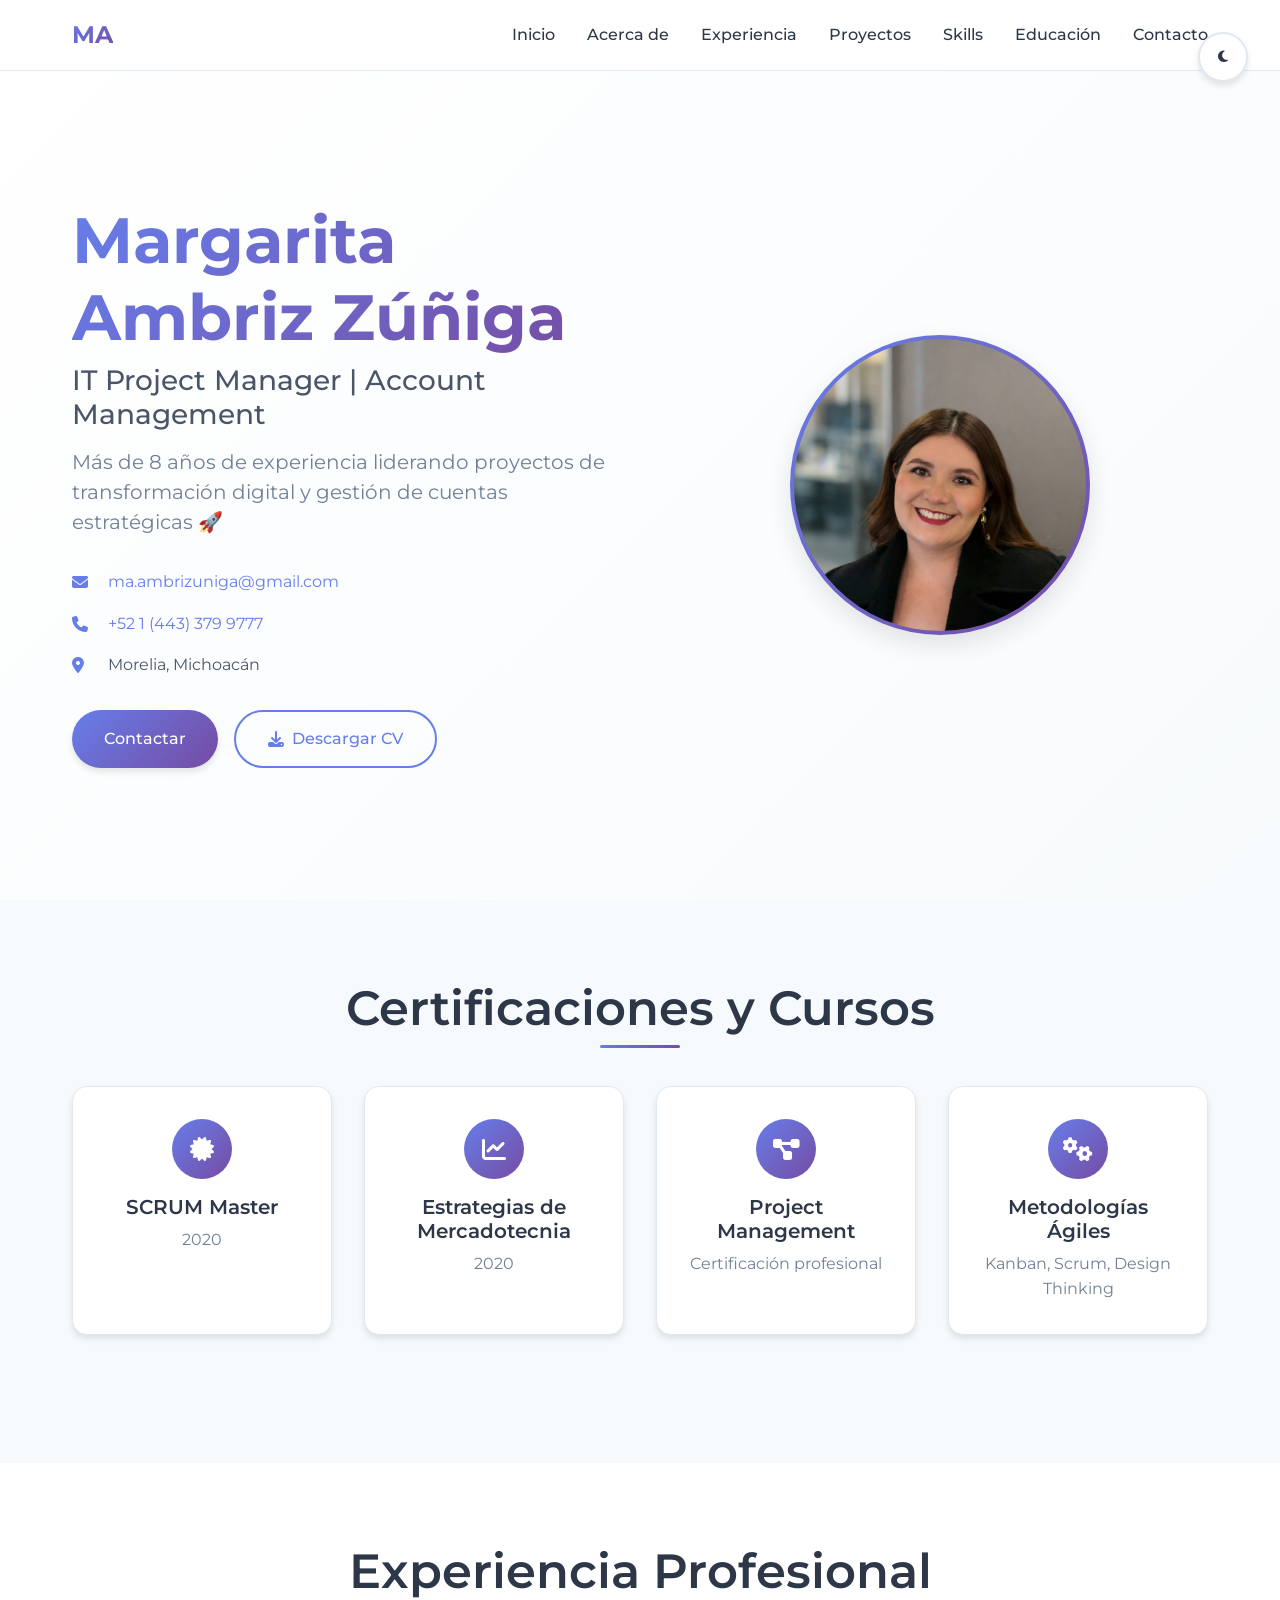
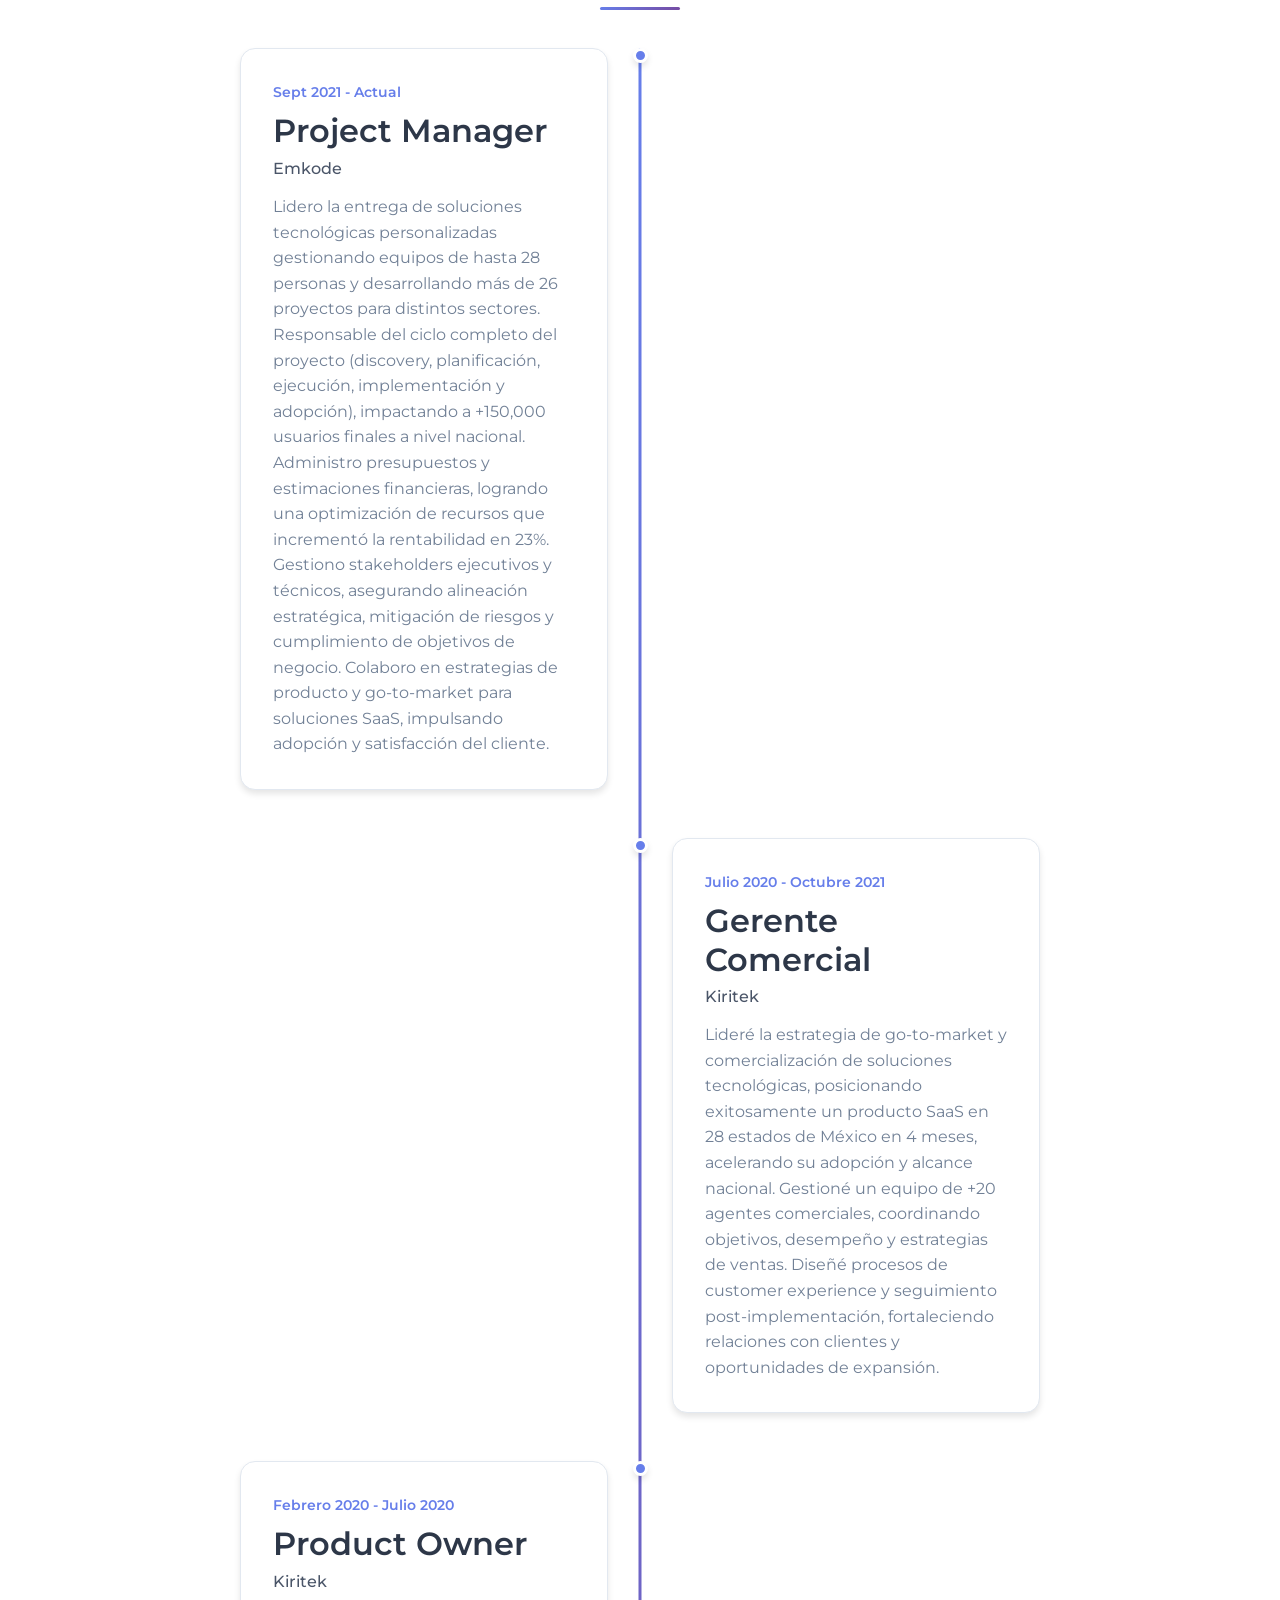
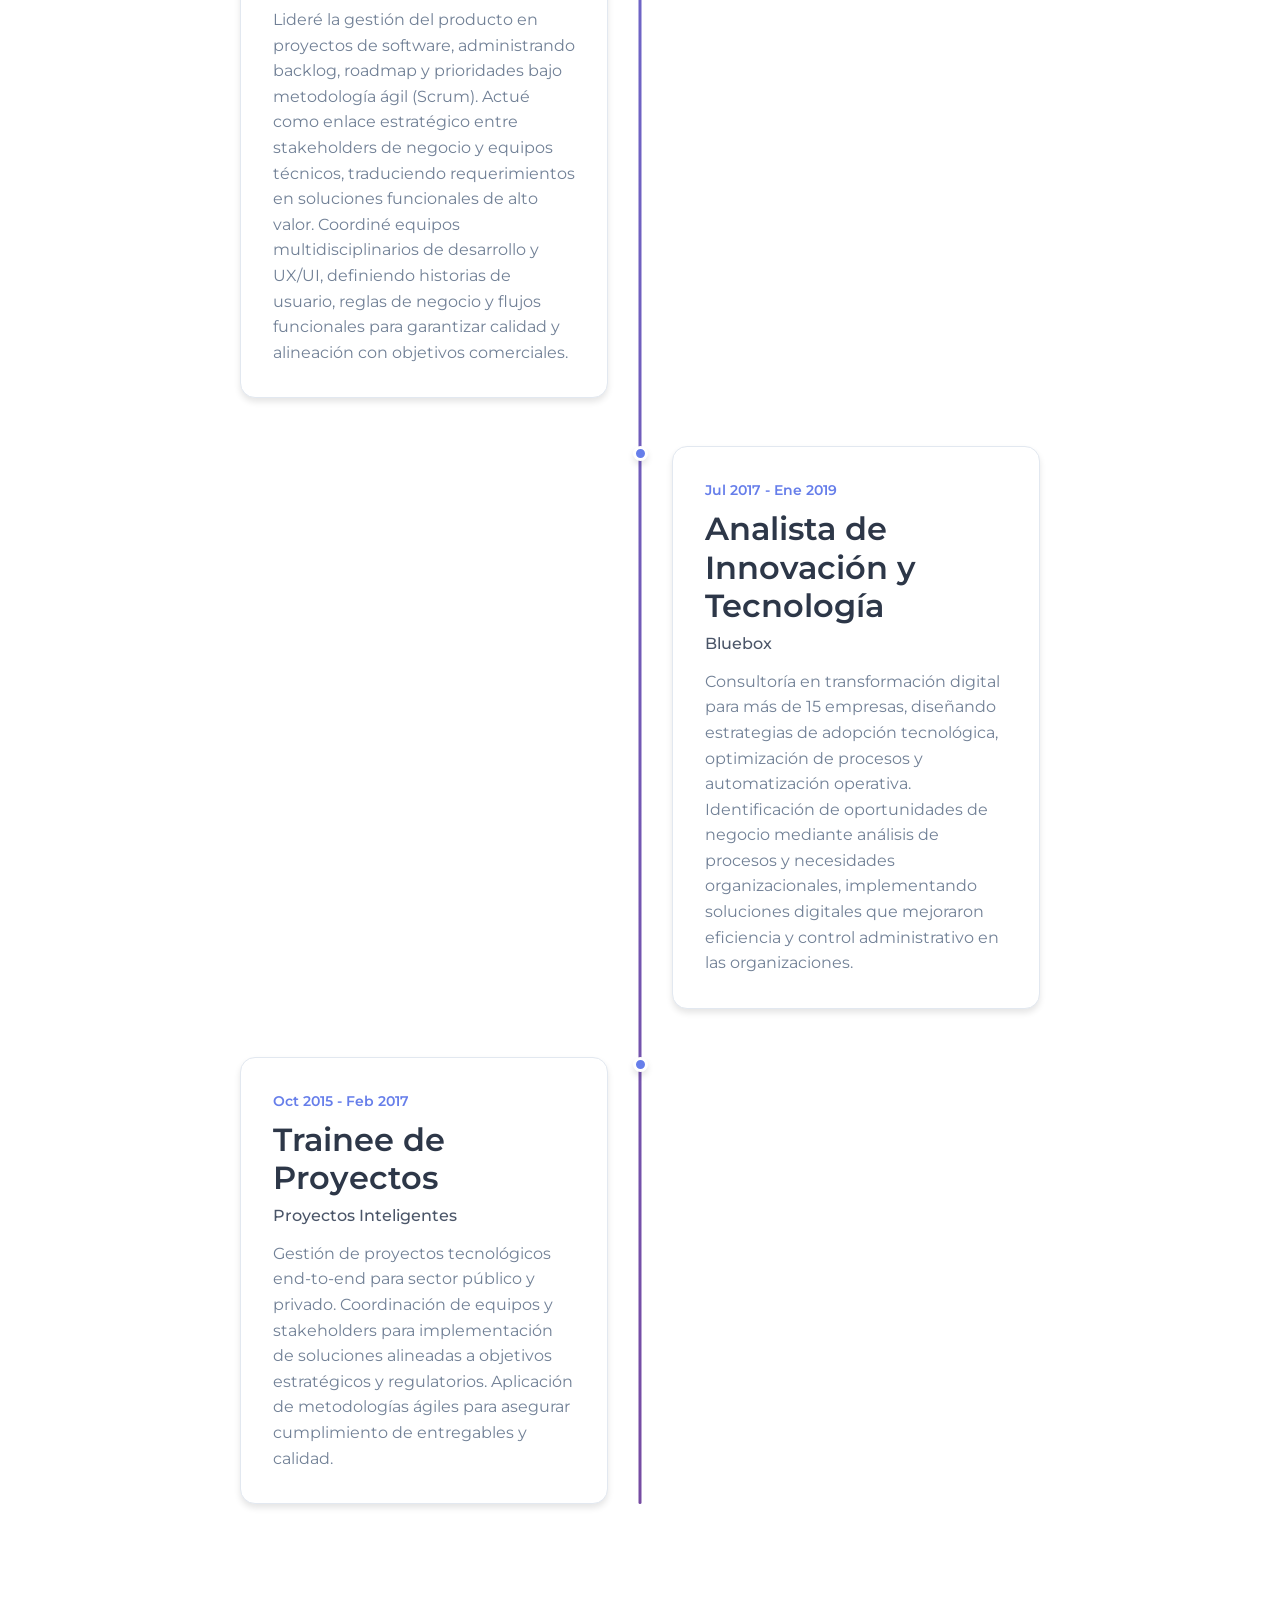
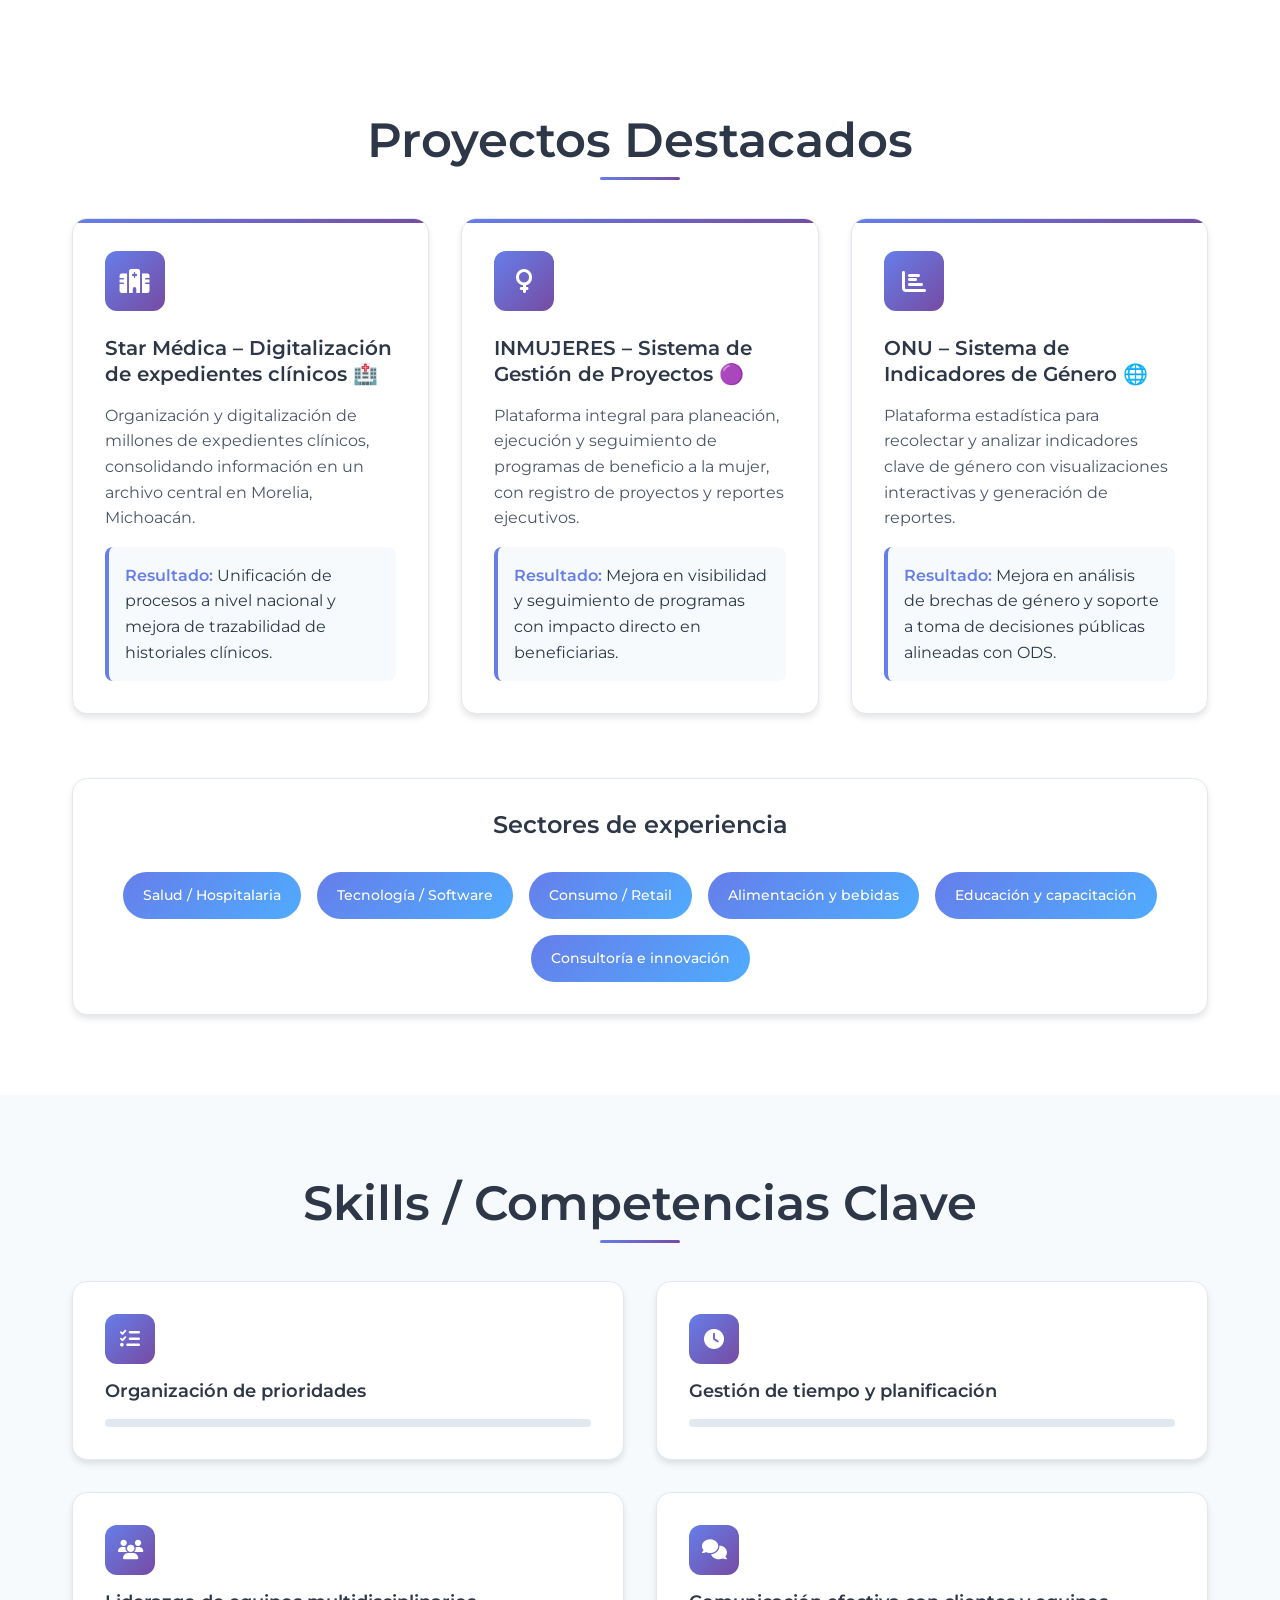
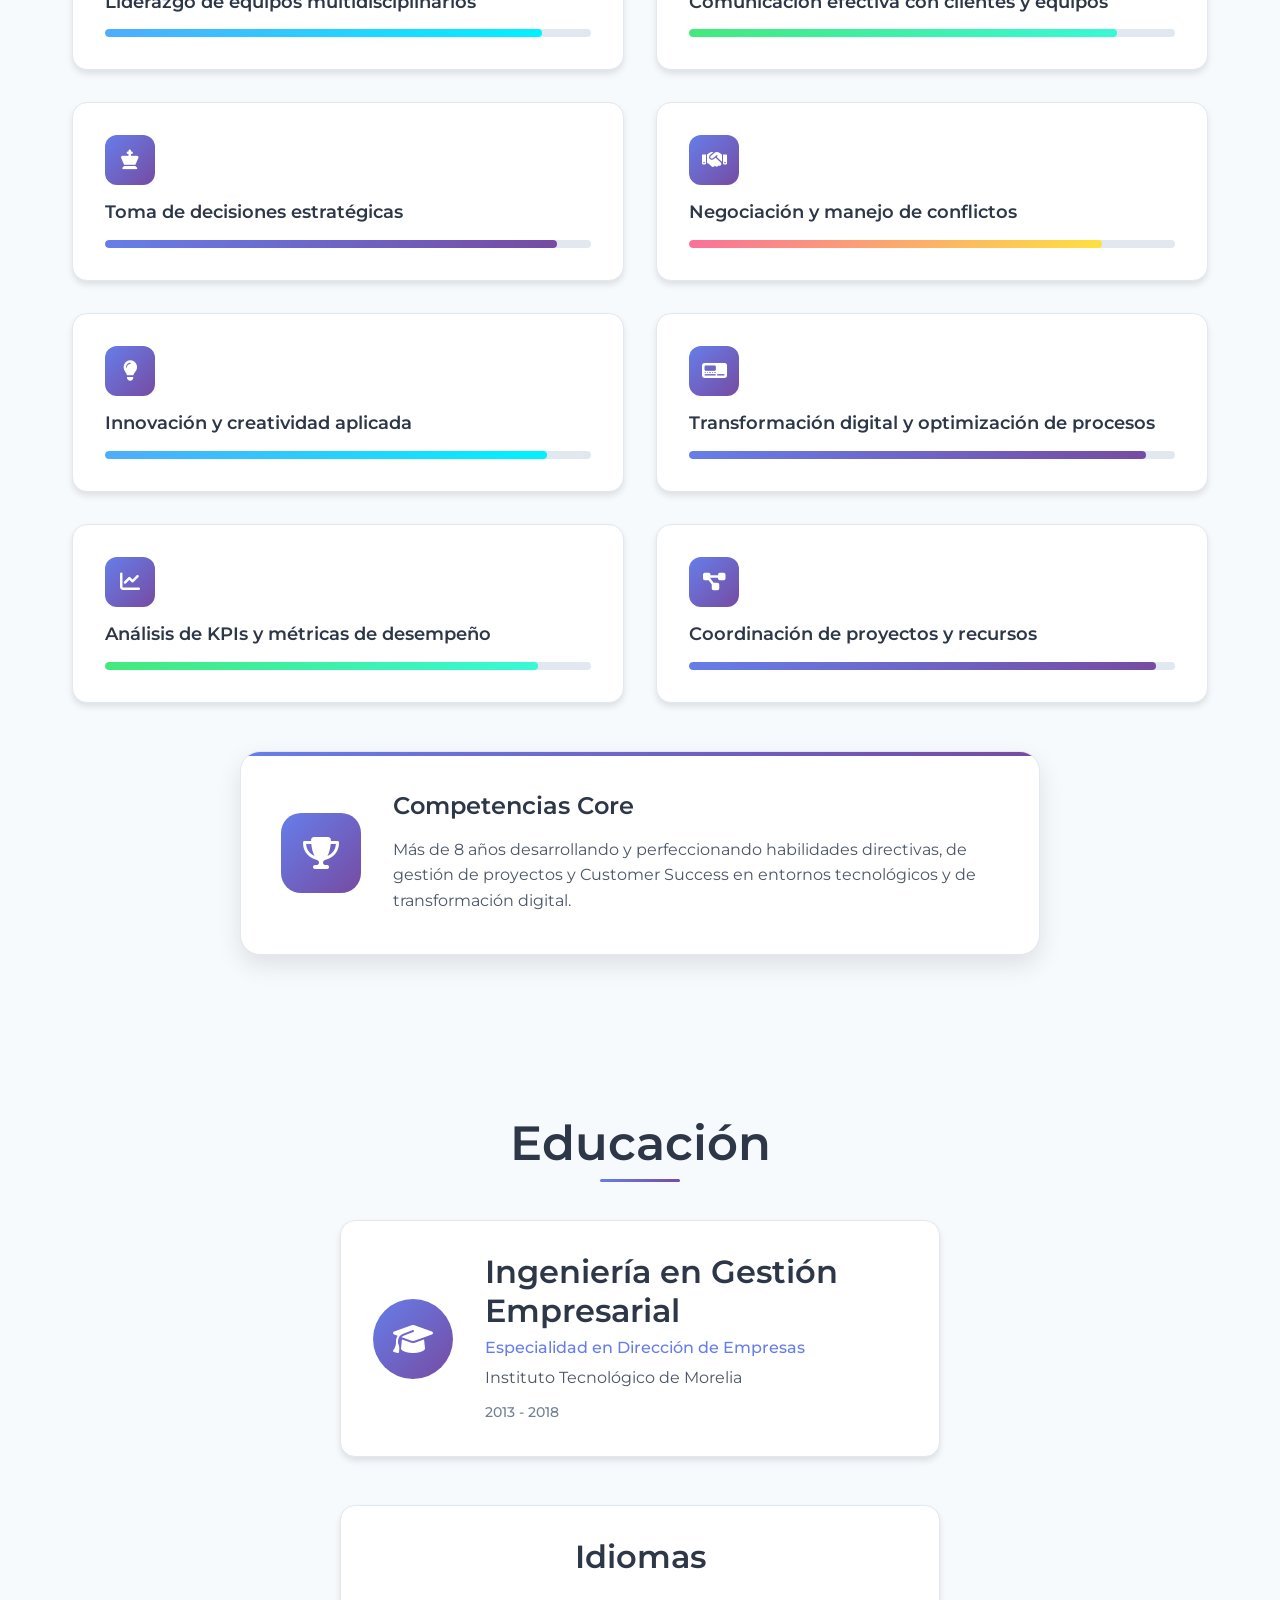
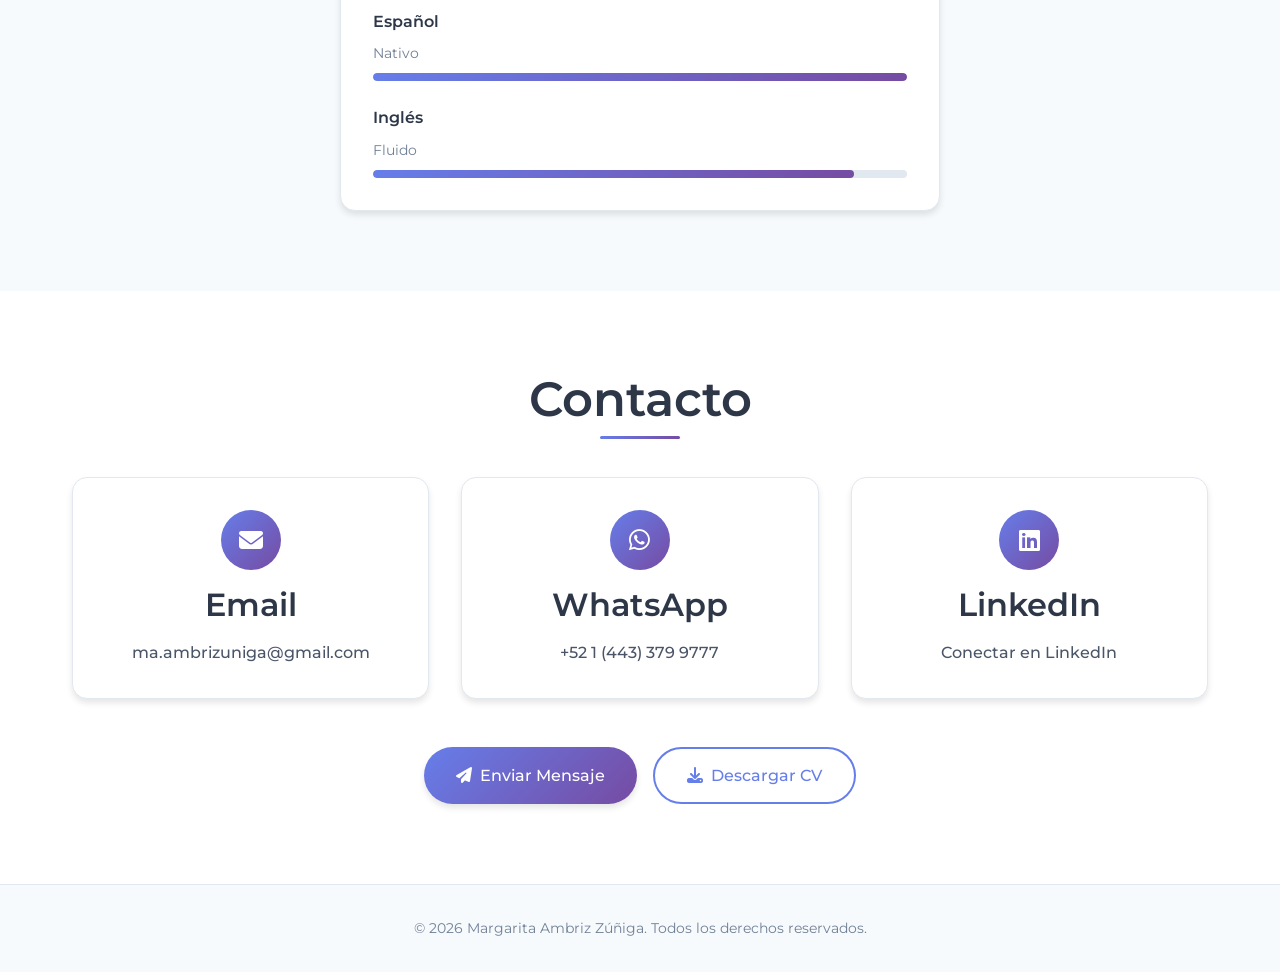
<file: index.html>
<!DOCTYPE html>
<html lang="es">
<head>
    <meta charset="UTF-8">
    <meta name="viewport" content="width=device-width, initial-scale=1.0">
    <title>Margarita Ambriz Zúñiga - IT Project Manager | Customer Success | Transformación Digital</title>

    <!-- SEO Meta Tags -->
    <meta name="description" content="Margarita Ambriz Zúñiga - IT Project Manager con más de 8 años de experiencia en transformación digital, Customer Success, Account Management y gestión de proyectos SaaS.">
    <meta name="keywords" content="IT Project Manager, Customer Success, Account Management, Transformación Digital, SCRUM Master, Project Management, Morelia Michoacán">
    <meta name="author" content="Margarita Ambriz Zúñiga">
    <meta property="og:title" content="Margarita Ambriz Zúñiga - IT Project Manager | Customer Success | Transformación Digital">
    <meta property="og:description" content="Más de 8 años de experiencia liderando proyectos de transformación digital y gestión de cuentas estratégicas">
    <meta property="og:type" content="website">

    <!-- Google Fonts -->
    <link rel="preconnect" href="https://fonts.googleapis.com">
    <link rel="preconnect" href="https://fonts.gstatic.com" crossorigin>
    <link href="https://fonts.googleapis.com/css2?family=Montserrat:wght@300;400;500;600;700&display=swap" rel="stylesheet">

    <!-- icon -->
    <link rel="icon" type="image/x-icon" href="files/icons/favicon.ico">

    <!-- Font Awesome Icons -->
    <link rel="stylesheet" href="https://cdnjs.cloudflare.com/ajax/libs/font-awesome/6.4.0/css/all.min.css">

    <!-- Google Analytics 4 tag (gtag.js) -->
    <script async src="https://www.googletagmanager.com/gtag/js?id=G-CXFTX617LX"></script>
    <script>
        window.dataLayer = window.dataLayer || [];
        function gtag(){dataLayer.push(arguments);}
        gtag('js', new Date());
        gtag('config', 'G-CXFTX617LX', {
            page_title: 'Margarita Ambriz Zúñiga - Portfolio',
            custom_map: {'custom_parameter_1': 'portfolio_visit'}
        });
    </script>

    <!-- Custom CSS -->
    <link rel="stylesheet" href="style.css">
</head>
<body>
    <!-- Dark Mode Toggle -->
    <div class="theme-toggle">
        <button id="darkModeToggle" aria-label="Cambiar tema">
            <i class="fas fa-moon"></i>
        </button>
    </div>

    <!-- Navigation -->
    <nav class="navbar">
        <div class="nav-container">
            <div class="nav-logo">
                <span>MA</span>
            </div>
            <ul class="nav-menu">
                <li><a href="#hero">Inicio</a></li>
                <li><a href="#about">Acerca de</a></li>
                <li><a href="#experience">Experiencia</a></li>
                <li><a href="#projects">Proyectos</a></li>
                <li><a href="#skills">Skills</a></li>
                <li><a href="#education">Educación</a></li>
                <li><a href="#contact">Contacto</a></li>
            </ul>
            <div class="hamburger">
                <span></span>
                <span></span>
                <span></span>
            </div>
        </div>
    </nav>

    <!-- Hero Section -->
    <section id="hero" class="hero">
        <div class="hero-container">
            <div class="hero-content">
                <div class="hero-text">
                    <h1 class="hero-name">Margarita Ambriz Zúñiga</h1>
                    <h2 class="hero-title">IT Project Manager | Account Management</h2>
                    <p class="hero-subtitle">Más de 8 años de experiencia liderando proyectos de transformación digital y gestión de cuentas estratégicas 🚀</p>

                    <div class="hero-contact">
                        <div class="contact-item">
                            <i class="fas fa-envelope"></i>
                            <a href="mailto:ma.ambrizuniga@gmail.com">ma.ambrizuniga@gmail.com</a>
                        </div>
                        <div class="contact-item">
                            <i class="fas fa-phone"></i>
                            <a href="tel:+524433799777">+52 1 (443) 379 9777</a>
                        </div>
                        <div class="contact-item">
                            <i class="fas fa-map-marker-alt"></i>
                            <span>Morelia, Michoacán</span>
                        </div>
                    </div>

                    <div class="hero-buttons">
                        <a href="#contact" class="btn btn-primary">Contactar</a>
                        <a href="#" class="btn btn-secondary download-cv" id="downloadCV">
                            <i class="fas fa-download"></i>
                            Descargar CV
                        </a>
                    </div>
                </div>

                <div class="hero-image">
                    <div class="profile-photo">
                        <img src="files/profile.png" alt="Margarita Ambriz Zúñiga" id="profileImg">
                    </div>
                </div>
            </div>
        </div>
    </section>

    <!-- About Section -->
    <section id="about" class="about">
        <div class="container">
            <h2 class="section-title">Certificaciones y Cursos</h2>

            <div class="certifications-grid">
                <div class="cert-card">
                    <div class="cert-icon">
                        <i class="fas fa-certificate"></i>
                    </div>
                    <h3>SCRUM Master</h3>
                    <p>2020</p>
                </div>

                <div class="cert-card">
                    <div class="cert-icon">
                        <i class="fas fa-chart-line"></i>
                    </div>
                    <h3>Estrategias de Mercadotecnia</h3>
                    <p>2020</p>
                </div>

                <div class="cert-card">
                    <div class="cert-icon">
                        <i class="fas fa-project-diagram"></i>
                    </div>
                    <h3>Project Management</h3>
                    <p>Certificación profesional</p>
                </div>

                <div class="cert-card">
                    <div class="cert-icon">
                        <i class="fas fa-cogs"></i>
                    </div>
                    <h3>Metodologías Ágiles</h3>
                    <p>Kanban, Scrum, Design Thinking</p>
                </div>
            </div>

            <!-- <div class="courses-taught">
                <h3>Cursos Impartidos</h3>
                <div class="courses-list">
                    <span class="course-tag">Design Thinking (2018)</span>
                    <span class="course-tag">Transformación Digital (2019)</span>
                    <span class="course-tag">Innovación Abierta (2019)</span>
                    <span class="course-tag">Mercadotecnia para tu Negocio (2020)</span>
                    <span class="course-tag">Tipos de Innovación (2019)</span>
                    <span class="course-tag">Mapa de Empatía (2021)</span>
                    <span class="course-tag">SCRUM Master (2022)</span>
                </div>
            </div> -->
        </div>
    </section>

    <!-- Experience Section -->
    <section id="experience" class="experience">
        <div class="container">
            <h2 class="section-title">Experiencia Profesional</h2>

            <div class="timeline">
                <div class="timeline-item">
                    <div class="timeline-dot"></div>
                    <div class="timeline-content">
                        <div class="timeline-date">Sept 2021 - Actual</div>
                        <h3>Project Manager</h3>
                        <h4>Emkode</h4>
                        <p>Lidero la entrega de soluciones tecnológicas personalizadas gestionando equipos de hasta 28 personas y desarrollando más de 26 proyectos para distintos sectores. Responsable del ciclo completo del proyecto (discovery, planificación, ejecución, implementación y adopción), impactando a +150,000 usuarios finales a nivel nacional. Administro presupuestos y estimaciones financieras, logrando una optimización de recursos que incrementó la rentabilidad en 23%. Gestiono stakeholders ejecutivos y técnicos, asegurando alineación estratégica, mitigación de riesgos y cumplimiento de objetivos de negocio. Colaboro en estrategias de producto y go-to-market para soluciones SaaS, impulsando adopción y satisfacción del cliente.</p>
                    </div>
                </div>

                <div class="timeline-item">
                    <div class="timeline-dot"></div>
                    <div class="timeline-content">
                        <div class="timeline-date">Julio 2020 - Octubre 2021</div>
                        <h3>Gerente Comercial</h3>
                        <h4>Kiritek</h4>
                        <p>Lideré la estrategia de go-to-market y comercialización de soluciones tecnológicas, posicionando exitosamente un producto SaaS en 28 estados de México en 4 meses, acelerando su adopción y alcance nacional. Gestioné un equipo de +20 agentes comerciales, coordinando objetivos, desempeño y estrategias de ventas. Diseñé procesos de customer experience y seguimiento post-implementación, fortaleciendo relaciones con clientes y oportunidades de expansión.</p>
                    </div>
                </div>

                <div class="timeline-item">
                    <div class="timeline-dot"></div>
                    <div class="timeline-content">
                        <div class="timeline-date">Febrero 2020 - Julio 2020</div>
                        <h3>Product Owner</h3>
                        <h4>Kiritek</h4>
                        <p>Lideré la gestión del producto en proyectos de software, administrando backlog, roadmap y prioridades bajo metodología ágil (Scrum). Actué como enlace estratégico entre stakeholders de negocio y equipos técnicos, traduciendo requerimientos en soluciones funcionales de alto valor. Coordiné equipos multidisciplinarios de desarrollo y UX/UI, definiendo historias de usuario, reglas de negocio y flujos funcionales para garantizar calidad y alineación con objetivos comerciales.</p>
                    </div>
                </div>

                <div class="timeline-item">
                    <div class="timeline-dot"></div>
                    <div class="timeline-content">
                        <div class="timeline-date">Jul 2017 - Ene 2019</div>
                        <h3>Analista de Innovación y Tecnología</h3>
                        <h4>Bluebox</h4>
                        <p>Consultoría en transformación digital para más de 15 empresas, diseñando estrategias de adopción tecnológica, optimización de procesos y automatización operativa. Identificación de oportunidades de negocio mediante análisis de procesos y necesidades organizacionales, implementando soluciones digitales que mejoraron eficiencia y control administrativo en las organizaciones.</p>
                    </div>
                </div>

                <div class="timeline-item">
                    <div class="timeline-dot"></div>
                    <div class="timeline-content">
                        <div class="timeline-date">Oct 2015 - Feb 2017</div>
                        <h3>Trainee de Proyectos</h3>
                        <h4>Proyectos Inteligentes</h4>
                        <p>Gestión de proyectos tecnológicos end-to-end para sector público y privado. Coordinación de equipos y stakeholders para implementación de soluciones alineadas a objetivos estratégicos y regulatorios. Aplicación de metodologías ágiles para asegurar cumplimiento de entregables y calidad.</p>
                    </div>
                </div>
            </div>
        </div>
    </section>


    <!-- Projects Section -->
    <section id="projects" class="projects">
        <div class="container">
            <h2 class="section-title">Proyectos Destacados</h2>

            <div class="projects-grid">
                <div class="project-card">
                    <div class="project-icon">
                        <i class="fas fa-hospital"></i>
                    </div>
                    <h3>Star Médica – Digitalización de expedientes clínicos 🏥</h3>
                    <p>Organización y digitalización de millones de expedientes clínicos, consolidando información en un archivo central en Morelia, Michoacán.</p>
                    <div class="project-result">
                        <strong>Resultado:</strong> Unificación de procesos a nivel nacional y mejora de trazabilidad de historiales clínicos.
                    </div>
                </div>

                <div class="project-card">
                    <div class="project-icon">
                        <i class="fas fa-venus"></i>
                    </div>
                    <h3>INMUJERES – Sistema de Gestión de Proyectos 🟣</h3>
                    <p>Plataforma integral para planeación, ejecución y seguimiento de programas de beneficio a la mujer, con registro de proyectos y reportes ejecutivos.</p>
                    <div class="project-result">
                        <strong>Resultado:</strong> Mejora en visibilidad y seguimiento de programas con impacto directo en beneficiarias.
                    </div>
                </div>

                <div class="project-card">
                    <div class="project-icon">
                        <i class="fas fa-chart-bar"></i>
                    </div>
                    <h3>ONU – Sistema de Indicadores de Género 🌐</h3>
                    <p>Plataforma estadística para recolectar y analizar indicadores clave de género con visualizaciones interactivas y generación de reportes.</p>
                    <div class="project-result">
                        <strong>Resultado:</strong> Mejora en análisis de brechas de género y soporte a toma de decisiones públicas alineadas con ODS.
                    </div>
                </div>
            </div>

            <div class="sectors">
                <h3>Sectores de experiencia</h3>
                <div class="sectors-list">
                    <span class="sector-tag">Salud / Hospitalaria</span>
                    <span class="sector-tag">Tecnología / Software</span>
                    <span class="sector-tag">Consumo / Retail</span>
                    <span class="sector-tag">Alimentación y bebidas</span>
                    <span class="sector-tag">Educación y capacitación</span>
                    <span class="sector-tag">Consultoría e innovación</span>
                </div>
            </div>
        </div>
    </section>

     <!-- Skills Section -->
    <section id="skills" class="skills">
        <div class="container">
            <h2 class="section-title">Skills / Competencias Clave</h2>

            <div class="skills-grid">
                <div class="skill-category">
                    <div class="skill-item">
                        <div class="skill-icon">
                            <i class="fas fa-tasks"></i>
                        </div>
                        <h4>Organización de prioridades</h4>
                        <div class="skill-bar">
                            <div class="skill-progress" data-width="95"></div>
                        </div>
                    </div>
                </div>

                <div class="skill-category">
                    <div class="skill-item">
                        <div class="skill-icon">
                            <i class="fas fa-clock"></i>
                        </div>
                        <h4>Gestión de tiempo y planificación</h4>
                        <div class="skill-bar">
                            <div class="skill-progress" data-width="92"></div>
                        </div>
                    </div>
                </div>

                <div class="skill-category">
                    <div class="skill-item">
                        <div class="skill-icon">
                            <i class="fas fa-users"></i>
                        </div>
                        <h4>Liderazgo de equipos multidisciplinarios</h4>
                        <div class="skill-bar">
                            <div class="skill-progress" data-width="90"></div>
                        </div>
                    </div>
                </div>

                <div class="skill-category">
                    <div class="skill-item">
                        <div class="skill-icon">
                            <i class="fas fa-comments"></i>
                        </div>
                        <h4>Comunicación efectiva con clientes y equipos</h4>
                        <div class="skill-bar">
                            <div class="skill-progress" data-width="88"></div>
                        </div>
                    </div>
                </div>

                <div class="skill-category">
                    <div class="skill-item">
                        <div class="skill-icon">
                            <i class="fas fa-chess-king"></i>
                        </div>
                        <h4>Toma de decisiones estratégicas</h4>
                        <div class="skill-bar">
                            <div class="skill-progress" data-width="93"></div>
                        </div>
                    </div>
                </div>

                <div class="skill-category">
                    <div class="skill-item">
                        <div class="skill-icon">
                            <i class="fas fa-handshake"></i>
                        </div>
                        <h4>Negociación y manejo de conflictos</h4>
                        <div class="skill-bar">
                            <div class="skill-progress" data-width="85"></div>
                        </div>
                    </div>
                </div>

                <div class="skill-category">
                    <div class="skill-item">
                        <div class="skill-icon">
                            <i class="fas fa-lightbulb"></i>
                        </div>
                        <h4>Innovación y creatividad aplicada</h4>
                        <div class="skill-bar">
                            <div class="skill-progress" data-width="91"></div>
                        </div>
                    </div>
                </div>

                <div class="skill-category">
                    <div class="skill-item">
                        <div class="skill-icon">
                            <i class="fas fa-digital-tachograph"></i>
                        </div>
                        <h4>Transformación digital y optimización de procesos</h4>
                        <div class="skill-bar">
                            <div class="skill-progress" data-width="94"></div>
                        </div>
                    </div>
                </div>

                <div class="skill-category">
                    <div class="skill-item">
                        <div class="skill-icon">
                            <i class="fas fa-chart-line"></i>
                        </div>
                        <h4>Análisis de KPIs y métricas de desempeño</h4>
                        <div class="skill-bar">
                            <div class="skill-progress" data-width="89"></div>
                        </div>
                    </div>
                </div>

                <div class="skill-category">
                    <div class="skill-item">
                        <div class="skill-icon">
                            <i class="fas fa-project-diagram"></i>
                        </div>
                        <h4>Coordinación de proyectos y recursos</h4>
                        <div class="skill-bar">
                            <div class="skill-progress" data-width="96"></div>
                        </div>
                    </div>
                </div>
            </div>

            <div class="skills-summary">
                <div class="summary-card">
                    <div class="summary-icon">
                        <i class="fas fa-trophy"></i>
                    </div>
                    <div class="summary-content">
                        <h3>Competencias Core</h3>
                        <p>Más de 8 años desarrollando y perfeccionando habilidades directivas, de gestión de proyectos y Customer Success en entornos tecnológicos y de transformación digital.</p>
                    </div>
                </div>
            </div>
        </div>
    </section>

    <!-- Education Section -->
    <section id="education" class="education">
        <div class="container">
            <h2 class="section-title">Educación</h2>

            <div class="education-content">
                <div class="education-item">
                    <div class="education-icon">
                        <i class="fas fa-graduation-cap"></i>
                    </div>
                    <div class="education-info">
                        <h3>Ingeniería en Gestión Empresarial</h3>
                        <h4>Especialidad en Dirección de Empresas</h4>
                        <p>Instituto Tecnológico de Morelia</p>
                        <span class="education-date">2013 - 2018</span>
                    </div>
                </div>
            </div>

            <div class="languages">
                <h3>Idiomas</h3>
                <div class="languages-grid">
                    <div class="language-item">
                        <span class="language-name">Español</span>
                        <span class="language-level">Nativo</span>
                        <div class="language-bar">
                            <div class="language-progress" style="width: 100%"></div>
                        </div>
                    </div>
                    <div class="language-item">
                        <span class="language-name">Inglés</span>
                        <span class="language-level">Fluido</span>
                        <div class="language-bar">
                            <div class="language-progress" style="width: 90%"></div>
                        </div>
                    </div>
                </div>
            </div>
        </div>
    </section>

    <!-- Contact Section -->
    <section id="contact" class="contact">
        <div class="container">
            <h2 class="section-title">Contacto</h2>

            <div class="contact-content">
                <div class="contact-info">
                    <div class="contact-card">
                        <div class="contact-icon">
                            <i class="fas fa-envelope"></i>
                        </div>
                        <h3>Email</h3>
                        <a href="mailto:ma.ambrizuniga@gmail.com">ma.ambrizuniga@gmail.com</a>
                    </div>

                    <div class="contact-card">
                        <div class="contact-icon">
                            <i class="fab fa-whatsapp"></i>
                        </div>
                        <h3>WhatsApp</h3>
                        <a href="https://wa.me/524433799777" target="_blank">+52 1 (443) 379 9777</a>
                    </div>

                    <div class="contact-card">
                        <div class="contact-icon">
                            <i class="fab fa-linkedin"></i>
                        </div>
                        <h3>LinkedIn</h3>
                        <a href="#" target="_blank" id="linkedinLink">Conectar en LinkedIn</a>
                    </div>
                </div>

                <div class="contact-actions">
                    <a href="mailto:ma.ambrizuniga@gmail.com" class="btn btn-primary">
                        <i class="fas fa-paper-plane"></i>
                        Enviar Mensaje
                    </a>
                    <a href="#" class="btn btn-secondary download-cv" id="downloadCVFooter">
                        <i class="fas fa-download"></i>
                        Descargar CV
                    </a>
                </div>
            </div>
        </div>
    </section>

    <!-- Footer -->
    <footer class="footer">
        <div class="container">
            <p>&copy; 2026 Margarita Ambriz Zúñiga. Todos los derechos reservados.</p>
        </div>
    </footer>

    <!-- Custom JavaScript -->
    <script src="script.js"></script>
</body>
</html>
</file>
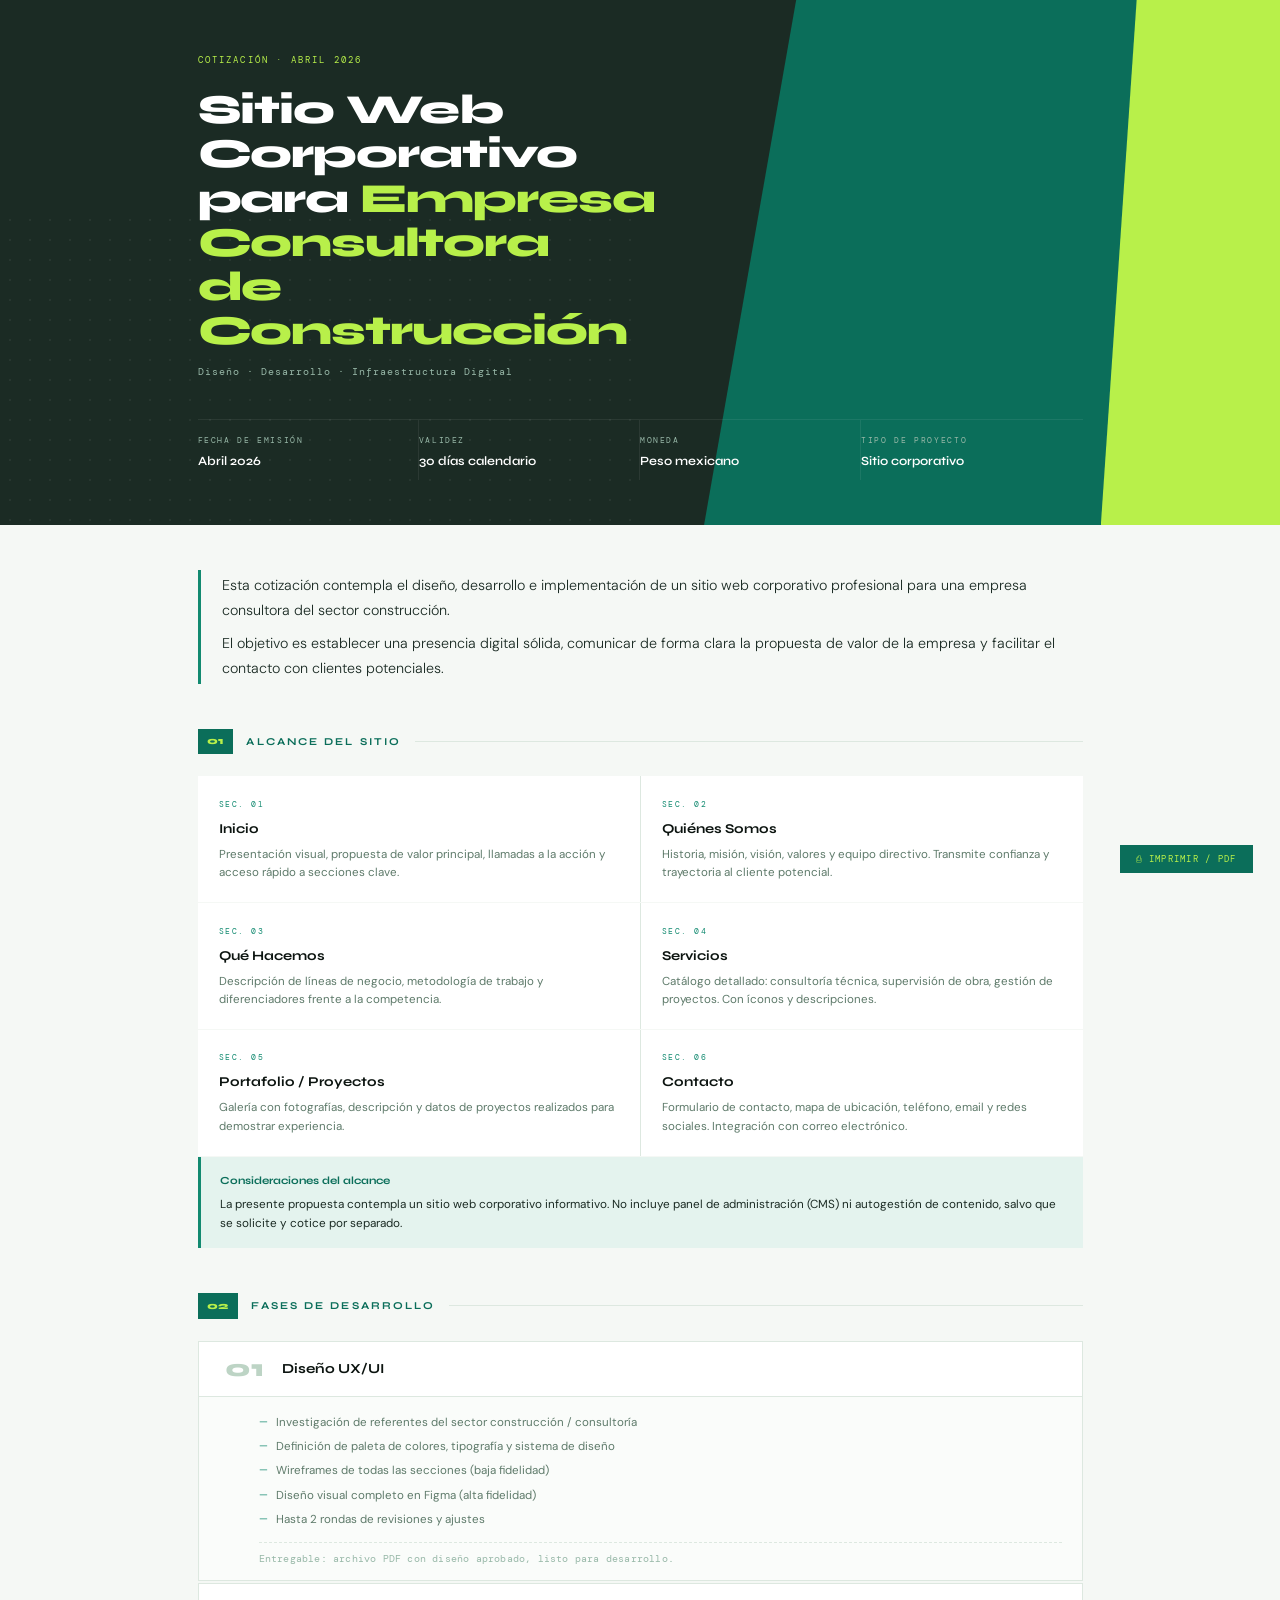
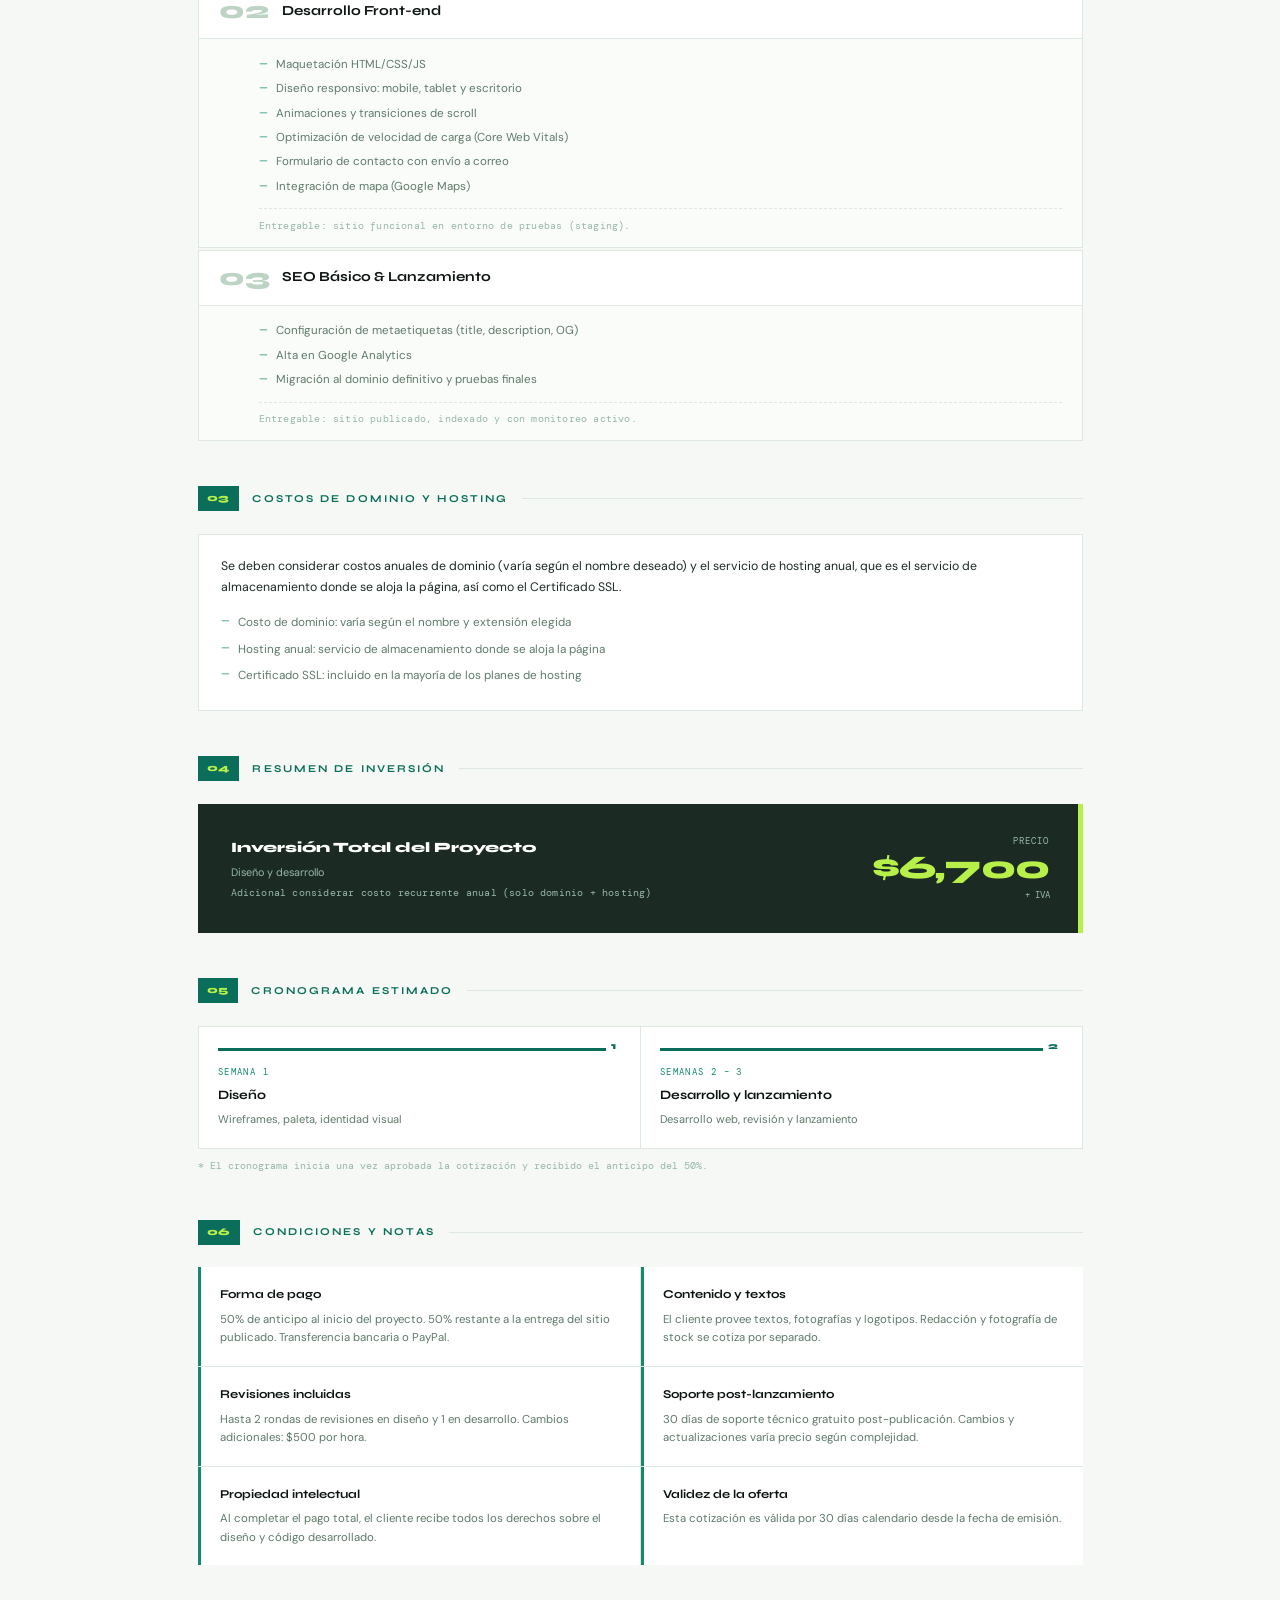
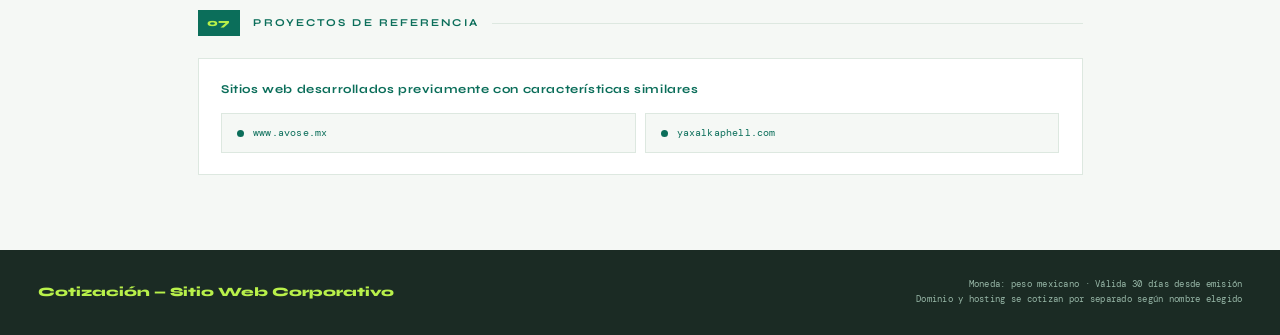
<file: proposals/pagina-construccion.html>
<!DOCTYPE html>
<html lang="es">
<head>
<meta charset="UTF-8">
<meta name="viewport" content="width=device-width, initial-scale=1.0">
<title>Cotización — Sitio Web Corporativo</title>
<link href="https://fonts.googleapis.com/css2?family=Syne:wght@400;600;700;800&family=DM+Sans:ital,wght@0,300;0,400;0,500;1,300&family=DM+Mono:wght@400;500&display=swap" rel="stylesheet">
<style>
*,*::before,*::after{box-sizing:border-box;margin:0;padding:0}
:root{
  --ink:#0c1410;
  --ink2:#1b2b24;
  --bg:#f5f8f5;
  --surface:#ffffff;
  --border:#dde8e0;
  --border2:#bdd4c5;
  --teal:#0b6e5a;
  --teal-mid:#128a70;
  --teal-lt:#e4f3ee;
  --lime:#b8f04a;
  --lime-dk:#7ab520;
  --muted:#5e7a6a;
  --muted2:#98b8a8;
}
html{font-size:15px}
body{font-family:'DM Sans',sans-serif;background:var(--bg);color:var(--ink);line-height:1.65}

.print-btn{position:fixed;bottom:1.8rem;right:1.8rem;background:var(--teal);color:var(--lime);border:none;padding:.55rem 1.1rem;font-family:'DM Mono',monospace;font-size:.6rem;letter-spacing:.14em;cursor:pointer;z-index:99;transition:opacity .2s}
.print-btn:hover{opacity:.8}
@media print{.print-btn{display:none}}

/* ── HEADER ── */
header{background:var(--ink2);position:relative;overflow:hidden}
.hbg{position:absolute;inset:0;pointer-events:none}
.hbg-block{position:absolute;right:0;top:0;bottom:0;width:45%;background:var(--teal);clip-path:polygon(16% 0,100% 0,100% 100%,0 100%)}
.hbg-lime{position:absolute;right:0;top:0;bottom:0;width:14%;background:var(--lime);clip-path:polygon(20% 0,100% 0,100% 100%,0 100%)}
.hbg-dots{position:absolute;left:0;bottom:0;width:50%;height:60%;background-image:radial-gradient(circle,rgba(255,255,255,.05) 1px,transparent 1px);background-size:20px 20px}

.hi{max-width:960px;margin:0 auto;padding:3.5rem 2.5rem 3rem;position:relative;z-index:1}
.htag{font-family:'DM Mono',monospace;font-size:.6rem;letter-spacing:.24em;text-transform:uppercase;color:var(--lime);margin-bottom:1.4rem}
header h1{font-family:'Syne',sans-serif;font-weight:800;font-size:clamp(1.8rem,3.8vw,2.75rem);line-height:1.07;color:#fff;max-width:520px;letter-spacing:-.025em}
header h1 mark{background:none;color:var(--lime)}
.hsub{margin-top:.75rem;font-family:'DM Mono',monospace;font-size:.68rem;color:var(--muted2);letter-spacing:.1em}
.meta{margin-top:2.5rem;display:grid;grid-template-columns:repeat(4,1fr);border-top:1px solid rgba(255,255,255,.07)}
.mc{padding:.95rem 0 .6rem;border-right:1px solid rgba(255,255,255,.07)}
.mc:last-child{border-right:none}
.ml{font-family:'DM Mono',monospace;font-size:.54rem;letter-spacing:.2em;text-transform:uppercase;color:var(--muted2);margin-bottom:.22rem}
.mv{font-family:'Syne',sans-serif;font-size:.84rem;font-weight:600;color:#fff}

/* ── MAIN ── */
main{max-width:960px;margin:0 auto;padding:3rem 2.5rem 5rem}

.intro{border-left:3px solid var(--teal-mid);padding:.15rem 0 .15rem 1.4rem;margin-bottom:3rem}
.intro p{font-size:.95rem;color:var(--ink2);line-height:1.78;font-weight:300;margin-bottom:.5rem}
.intro p:last-child{margin-bottom:0}

/* section label */
.sl{display:flex;align-items:center;gap:.9rem;margin-top:3rem;margin-bottom:1.5rem}
.sn{font-family:'Syne',sans-serif;font-weight:800;font-size:.68rem;background:var(--teal);color:var(--lime);padding:.28rem .62rem;letter-spacing:.04em;white-space:nowrap}
.st{font-family:'Syne',sans-serif;font-weight:700;font-size:.7rem;letter-spacing:.2em;text-transform:uppercase;color:var(--teal)}
.sl::after{content:'';flex:1;height:1px;background:var(--border)}

/* scope */
.sg{display:grid;grid-template-columns:1fr 1fr;gap:1px;background:var(--border);margin-bottom:1px}
.sc{background:var(--surface);padding:1.3rem 1.4rem;border-top:2px solid transparent;transition:border-color .2s,background .2s}
.sc:hover{background:var(--teal-lt);border-top-color:var(--teal-mid)}
.scn{font-family:'DM Mono',monospace;font-size:.56rem;letter-spacing:.18em;color:var(--teal-mid);margin-bottom:.4rem}
.sct{font-family:'Syne',sans-serif;font-weight:700;font-size:.9rem;color:var(--ink);margin-bottom:.38rem}
.scd{font-size:.77rem;color:var(--muted);line-height:1.6}

/* consideraciones */
.nota{background:var(--teal-lt);border-left:3px solid var(--teal-mid);padding:1rem 1.3rem;margin-top:1px;font-size:.78rem;color:var(--ink2);line-height:1.65}
.nota strong{font-family:'Syne',sans-serif;font-weight:700;font-size:.72rem;display:block;margin-bottom:.35rem;color:var(--teal)}

/* phases */
.phase{border:1px solid var(--border);margin-bottom:2px;background:var(--surface)}
.phd{display:grid;grid-template-columns:52px 1fr auto;align-items:center;gap:.8rem;padding:1rem 1.3rem;border-bottom:1px solid var(--border)}
.phn{font-family:'Syne',sans-serif;font-weight:800;font-size:1.6rem;color:var(--border2);text-align:center;line-height:1}
.pht{font-family:'Syne',sans-serif;font-weight:700;font-size:.92rem;color:var(--ink)}
.php{font-family:'DM Mono',monospace;font-size:0;color:transparent;/* no prices in phases */}
.phb{padding:.85rem 1.3rem .85rem 4rem;background:#fafcfa}
.phb ul{list-style:none}
.phb li{font-size:.77rem;color:var(--muted);padding:.18rem 0 .18rem 1.15rem;position:relative}
.phb li::before{content:'—';position:absolute;left:0;color:var(--teal-mid);font-size:.68rem;line-height:1.85}
.phnote{font-family:'DM Mono',monospace;font-size:.67rem;color:var(--muted2);border-top:1px dashed var(--border);margin-top:.65rem;padding-top:.55rem;letter-spacing:.02em}

/* hosting section */
.hosting-box{background:var(--surface);border:1px solid var(--border);padding:1.4rem 1.5rem;font-size:.82rem;color:var(--ink2);line-height:1.75}
.hosting-box ul{list-style:none;margin-top:.7rem}
.hosting-box li{padding:.2rem 0 .2rem 1.1rem;position:relative;font-size:.78rem;color:var(--muted)}
.hosting-box li::before{content:'—';position:absolute;left:0;color:var(--teal-mid);font-size:.68rem;line-height:1.85}

/* total */
.total-wrap{margin-top:1.5rem}
.total{display:grid;grid-template-columns:1fr auto;align-items:center;gap:2rem;background:var(--ink2);padding:2rem 2.2rem;position:relative;overflow:hidden}
.total::after{content:'';position:absolute;right:0;top:0;bottom:0;width:5px;background:var(--lime)}
.ttitle{font-family:'Syne',sans-serif;font-weight:800;font-size:.95rem;color:#fff;margin-bottom:.3rem}
.tdetail{font-size:.72rem;color:var(--muted2)}
.tnote{font-family:'DM Mono',monospace;font-size:.64rem;color:var(--muted2);margin-top:.2rem;letter-spacing:.02em}
.tamt{text-align:right}
.tcur{font-family:'DM Mono',monospace;font-size:.58rem;color:var(--muted2);letter-spacing:.12em;text-transform:uppercase;margin-bottom:.2rem}
.tfig{font-family:'Syne',sans-serif;font-weight:800;font-size:2.2rem;color:var(--lime);line-height:1;letter-spacing:-.03em}
.tfig-sub{font-family:'DM Mono',monospace;font-size:.62rem;color:var(--muted2);margin-top:.25rem}

/* timeline */
.tl{display:grid;grid-template-columns:repeat(2,1fr);gap:1px;background:var(--border);border:1px solid var(--border);margin-bottom:.6rem}
.tls{background:var(--surface);padding:1.4rem 1.3rem;position:relative}
.tls:hover{background:var(--teal-lt)}
.tlbar{height:3px;background:var(--teal);margin-bottom:1rem;width:100%;position:relative}
.tlbar::after{content:attr(data-n);position:absolute;right:0;top:-10px;font-family:'Syne',sans-serif;font-weight:800;font-size:.65rem;color:var(--teal);background:var(--surface);padding:0 .3rem;line-height:1.8}
.tls:hover .tlbar::after{background:var(--teal-lt)}
.tlw{font-family:'DM Mono',monospace;font-size:.57rem;letter-spacing:.16em;text-transform:uppercase;color:var(--teal-mid);margin-bottom:.35rem}
.tlph{font-family:'Syne',sans-serif;font-weight:700;font-size:.85rem;color:var(--ink);margin-bottom:.3rem}
.tld{font-size:.74rem;color:var(--muted);line-height:1.5}
.tlnote{font-family:'DM Mono',monospace;font-size:.66rem;color:var(--muted2);margin-top:.5rem;font-style:normal}

/* notes */
.notes{display:grid;grid-template-columns:1fr 1fr;gap:1px;background:var(--border)}
.note{background:var(--surface);padding:1.2rem 1.3rem;border-left:3px solid var(--teal-mid);transition:background .18s}
.note:hover{background:var(--teal-lt)}
.ntitle{font-family:'Syne',sans-serif;font-weight:700;font-size:.8rem;color:var(--ink);margin-bottom:.4rem}
.nbody{font-size:.76rem;color:var(--muted);line-height:1.62}

/* refs */
.refs{margin-top:1.5rem;background:var(--surface);border:1px solid var(--border);padding:1.4rem 1.5rem}
.refs-title{font-family:'Syne',sans-serif;font-weight:700;font-size:.8rem;color:var(--teal);margin-bottom:.9rem;letter-spacing:.05em}
.refs-grid{display:grid;grid-template-columns:1fr 1fr;gap:.6rem}
.ref-link{display:flex;align-items:center;gap:.6rem;padding:.7rem 1rem;border:1px solid var(--border);background:var(--bg);text-decoration:none;transition:border-color .18s,background .18s;color:var(--ink)}
.ref-link:hover{border-color:var(--teal-mid);background:var(--teal-lt)}
.ref-dot{width:7px;height:7px;background:var(--teal);border-radius:50%;flex-shrink:0}
.ref-url{font-family:'DM Mono',monospace;font-size:.66rem;color:var(--teal);letter-spacing:.02em;word-break:break-all}

/* footer */
footer{background:var(--ink2);padding:1.8rem 2.5rem;display:flex;justify-content:space-between;align-items:center;flex-wrap:wrap;gap:1rem}
.ftbrand{font-family:'Syne',sans-serif;font-weight:800;font-size:.85rem;color:var(--lime)}
.ftnote{font-family:'DM Mono',monospace;font-size:.59rem;color:var(--muted2);text-align:right;line-height:1.75;letter-spacing:.03em}

@media(max-width:680px){
  main{padding:2rem 1.2rem 4rem}
  .hi{padding:2.5rem 1.5rem 2rem}
  .meta{grid-template-columns:1fr 1fr}
  .sg{grid-template-columns:1fr}
  .tl{grid-template-columns:1fr}
  .notes{grid-template-columns:1fr}
  .refs-grid{grid-template-columns:1fr}
  .total{grid-template-columns:1fr}
  .tamt{text-align:left}
  footer{flex-direction:column}
  .ftnote{text-align:left}
  .phb{padding-left:1.3rem}
}
@media print{
  body{background:#fff}
  .phase,.sc,.note{break-inside:avoid}
}
</style>
</head>
<body>

<button class="print-btn" onclick="window.print()">⎙ IMPRIMIR / PDF</button>

<header>
  <div class="hbg">
    <div class="hbg-block"></div>
    <div class="hbg-lime"></div>
    <div class="hbg-dots"></div>
  </div>
  <div class="hi">
    <div class="htag">Cotización · Abril 2026</div>
    <h1>Sitio Web Corporativo<br>para <mark>Empresa Consultora</mark><br><mark>de Construcción</mark></h1>
    <p class="hsub">Diseño · Desarrollo · Infraestructura Digital</p>
    <div class="meta">
      <div class="mc"><div class="ml">Fecha de emisión</div><div class="mv">Abril 2026</div></div>
      <div class="mc"><div class="ml">Validez</div><div class="mv">30 días calendario</div></div>
      <div class="mc"><div class="ml">Moneda</div><div class="mv">Peso mexicano</div></div>
      <div class="mc"><div class="ml">Tipo de proyecto</div><div class="mv">Sitio corporativo</div></div>
    </div>
  </div>
</header>

<main>

  <div class="intro">
    <p>Esta cotización contempla el diseño, desarrollo e implementación de un sitio web corporativo profesional para una empresa consultora del sector construcción.</p>
    <p>El objetivo es establecer una presencia digital sólida, comunicar de forma clara la propuesta de valor de la empresa y facilitar el contacto con clientes potenciales.</p>
  </div>

  <!-- 01 ALCANCE -->
  <div class="sl"><span class="sn">01</span><span class="st">Alcance del sitio</span></div>

  <div class="sg">
    <div class="sc"><div class="scn">SEC. 01</div><div class="sct">Inicio</div><p class="scd">Presentación visual, propuesta de valor principal, llamadas a la acción y acceso rápido a secciones clave.</p></div>
    <div class="sc"><div class="scn">SEC. 02</div><div class="sct">Quiénes Somos</div><p class="scd">Historia, misión, visión, valores y equipo directivo. Transmite confianza y trayectoria al cliente potencial.</p></div>
  </div>
  <div class="sg">
    <div class="sc"><div class="scn">SEC. 03</div><div class="sct">Qué Hacemos</div><p class="scd">Descripción de líneas de negocio, metodología de trabajo y diferenciadores frente a la competencia.</p></div>
    <div class="sc"><div class="scn">SEC. 04</div><div class="sct">Servicios</div><p class="scd">Catálogo detallado: consultoría técnica, supervisión de obra, gestión de proyectos. Con íconos y descripciones.</p></div>
  </div>
  <div class="sg">
    <div class="sc"><div class="scn">SEC. 05</div><div class="sct">Portafolio / Proyectos</div><p class="scd">Galería con fotografías, descripción y datos de proyectos realizados para demostrar experiencia.</p></div>
    <div class="sc"><div class="scn">SEC. 06</div><div class="sct">Contacto</div><p class="scd">Formulario de contacto, mapa de ubicación, teléfono, email y redes sociales. Integración con correo electrónico.</p></div>
  </div>

  <div class="nota">
    <strong>Consideraciones del alcance</strong>
    La presente propuesta contempla un sitio web corporativo informativo. No incluye panel de administración (CMS) ni autogestión de contenido, salvo que se solicite y cotice por separado.
  </div>

  <!-- 02 FASES -->
  <div class="sl"><span class="sn">02</span><span class="st">Fases de desarrollo</span></div>

  <div class="phase">
    <div class="phd">
      <span class="phn">01</span>
      <span class="pht">Diseño UX/UI</span>
    </div>
    <div class="phb">
      <ul>
        <li>Investigación de referentes del sector construcción / consultoría</li>
        <li>Definición de paleta de colores, tipografía y sistema de diseño</li>
        <li>Wireframes de todas las secciones (baja fidelidad)</li>
        <li>Diseño visual completo en Figma (alta fidelidad)</li>
        <li>Hasta 2 rondas de revisiones y ajustes</li>
      </ul>
      <p class="phnote">Entregable: archivo PDF con diseño aprobado, listo para desarrollo.</p>
    </div>
  </div>

  <div class="phase">
    <div class="phd">
      <span class="phn">02</span>
      <span class="pht">Desarrollo Front-end</span>
    </div>
    <div class="phb">
      <ul>
        <li>Maquetación HTML/CSS/JS</li>
        <li>Diseño responsivo: mobile, tablet y escritorio</li>
        <li>Animaciones y transiciones de scroll</li>
        <li>Optimización de velocidad de carga (Core Web Vitals)</li>
        <li>Formulario de contacto con envío a correo</li>
        <li>Integración de mapa (Google Maps)</li>
      </ul>
      <p class="phnote">Entregable: sitio funcional en entorno de pruebas (staging).</p>
    </div>
  </div>

  <div class="phase">
    <div class="phd">
      <span class="phn">03</span>
      <span class="pht">SEO Básico &amp; Lanzamiento</span>
    </div>
    <div class="phb">
      <ul>
        <li>Configuración de metaetiquetas (title, description, OG)</li>
        <li>Alta en Google Analytics</li>
        <li>Migración al dominio definitivo y pruebas finales</li>
      </ul>
      <p class="phnote">Entregable: sitio publicado, indexado y con monitoreo activo.</p>
    </div>
  </div>

  <!-- 03 DOMINIO Y HOSTING -->
  <div class="sl"><span class="sn">03</span><span class="st">Costos de dominio y hosting</span></div>

  <div class="hosting-box">
    Se deben considerar costos anuales de dominio (varía según el nombre deseado) y el servicio de hosting anual, que es el servicio de almacenamiento donde se aloja la página, así como el Certificado SSL.
    <ul>
      <li>Costo de dominio: varía según el nombre y extensión elegida</li>
      <li>Hosting anual: servicio de almacenamiento donde se aloja la página</li>
      <li>Certificado SSL: incluido en la mayoría de los planes de hosting</li>
    </ul>
  </div>

  <!-- 04 INVERSIÓN -->
  <div class="sl"><span class="sn">04</span><span class="st">Resumen de inversión</span></div>

  <div class="total-wrap">
    <div class="total">
      <div>
        <div class="ttitle">Inversión Total del Proyecto</div>
        <div class="tdetail">Diseño y desarrollo</div>
        <div class="tnote">Adicional considerar costo recurrente anual (solo dominio + hosting)</div>
      </div>
      <div class="tamt">
        <div class="tcur">Precio</div>
        <div class="tfig">$6,700</div>
        <div class="tfig-sub">+ IVA</div>
      </div>
    </div>
  </div>

  <!-- 05 CRONOGRAMA -->
  <div class="sl"><span class="sn">05</span><span class="st">Cronograma estimado</span></div>

  <div class="tl">
    <div class="tls">
      <div class="tlbar" data-n="1"></div>
      <div class="tlw">Semana 1</div>
      <div class="tlph">Diseño</div>
      <div class="tld">Wireframes, paleta, identidad visual</div>
    </div>
    <div class="tls">
      <div class="tlbar" data-n="2"></div>
      <div class="tlw">Semanas 2 – 3</div>
      <div class="tlph">Desarrollo y lanzamiento</div>
      <div class="tld">Desarrollo web, revisión y lanzamiento</div>
    </div>
  </div>
  <p class="tlnote">* El cronograma inicia una vez aprobada la cotización y recibido el anticipo del 50%.</p>

  <!-- 06 CONDICIONES -->
  <div class="sl"><span class="sn">06</span><span class="st">Condiciones y notas</span></div>

  <div class="notes">
    <div class="note"><div class="ntitle">Forma de pago</div><p class="nbody">50% de anticipo al inicio del proyecto. 50% restante a la entrega del sitio publicado. Transferencia bancaria o PayPal.</p></div>
    <div class="note"><div class="ntitle">Contenido y textos</div><p class="nbody">El cliente provee textos, fotografías y logotipos. Redacción y fotografía de stock se cotiza por separado.</p></div>
    <div class="note"><div class="ntitle">Revisiones incluidas</div><p class="nbody">Hasta 2 rondas de revisiones en diseño y 1 en desarrollo. Cambios adicionales: $500 por hora.</p></div>
    <div class="note"><div class="ntitle">Soporte post-lanzamiento</div><p class="nbody">30 días de soporte técnico gratuito post-publicación. Cambios y actualizaciones varía precio según complejidad.</p></div>
    <div class="note"><div class="ntitle">Propiedad intelectual</div><p class="nbody">Al completar el pago total, el cliente recibe todos los derechos sobre el diseño y código desarrollado.</p></div>
    <div class="note"><div class="ntitle">Validez de la oferta</div><p class="nbody">Esta cotización es válida por 30 días calendario desde la fecha de emisión.</p></div>
  </div>

  <!-- 07 REFERENCIAS -->
  <div class="sl"><span class="sn">07</span><span class="st">Proyectos de referencia</span></div>

  <div class="refs">
    <div class="refs-title">Sitios web desarrollados previamente con características similares</div>
    <div class="refs-grid">
      <a class="ref-link" href="https://www.avose.mx/" target="_blank">
        <div class="ref-dot"></div>
        <span class="ref-url">www.avose.mx</span>
      </a>
      <a class="ref-link" href="https://yaxalkaphell.com/" target="_blank">
        <div class="ref-dot"></div>
        <span class="ref-url">yaxalkaphell.com</span>
      </a>
    </div>
  </div>

</main>

<footer>
  <div class="ftbrand">Cotización — Sitio Web Corporativo</div>
  <div class="ftnote">Moneda: peso mexicano · Válida 30 días desde emisión<br>Dominio y hosting se cotizan por separado según nombre elegido</div>
</footer>

</body>
</html>
</file>
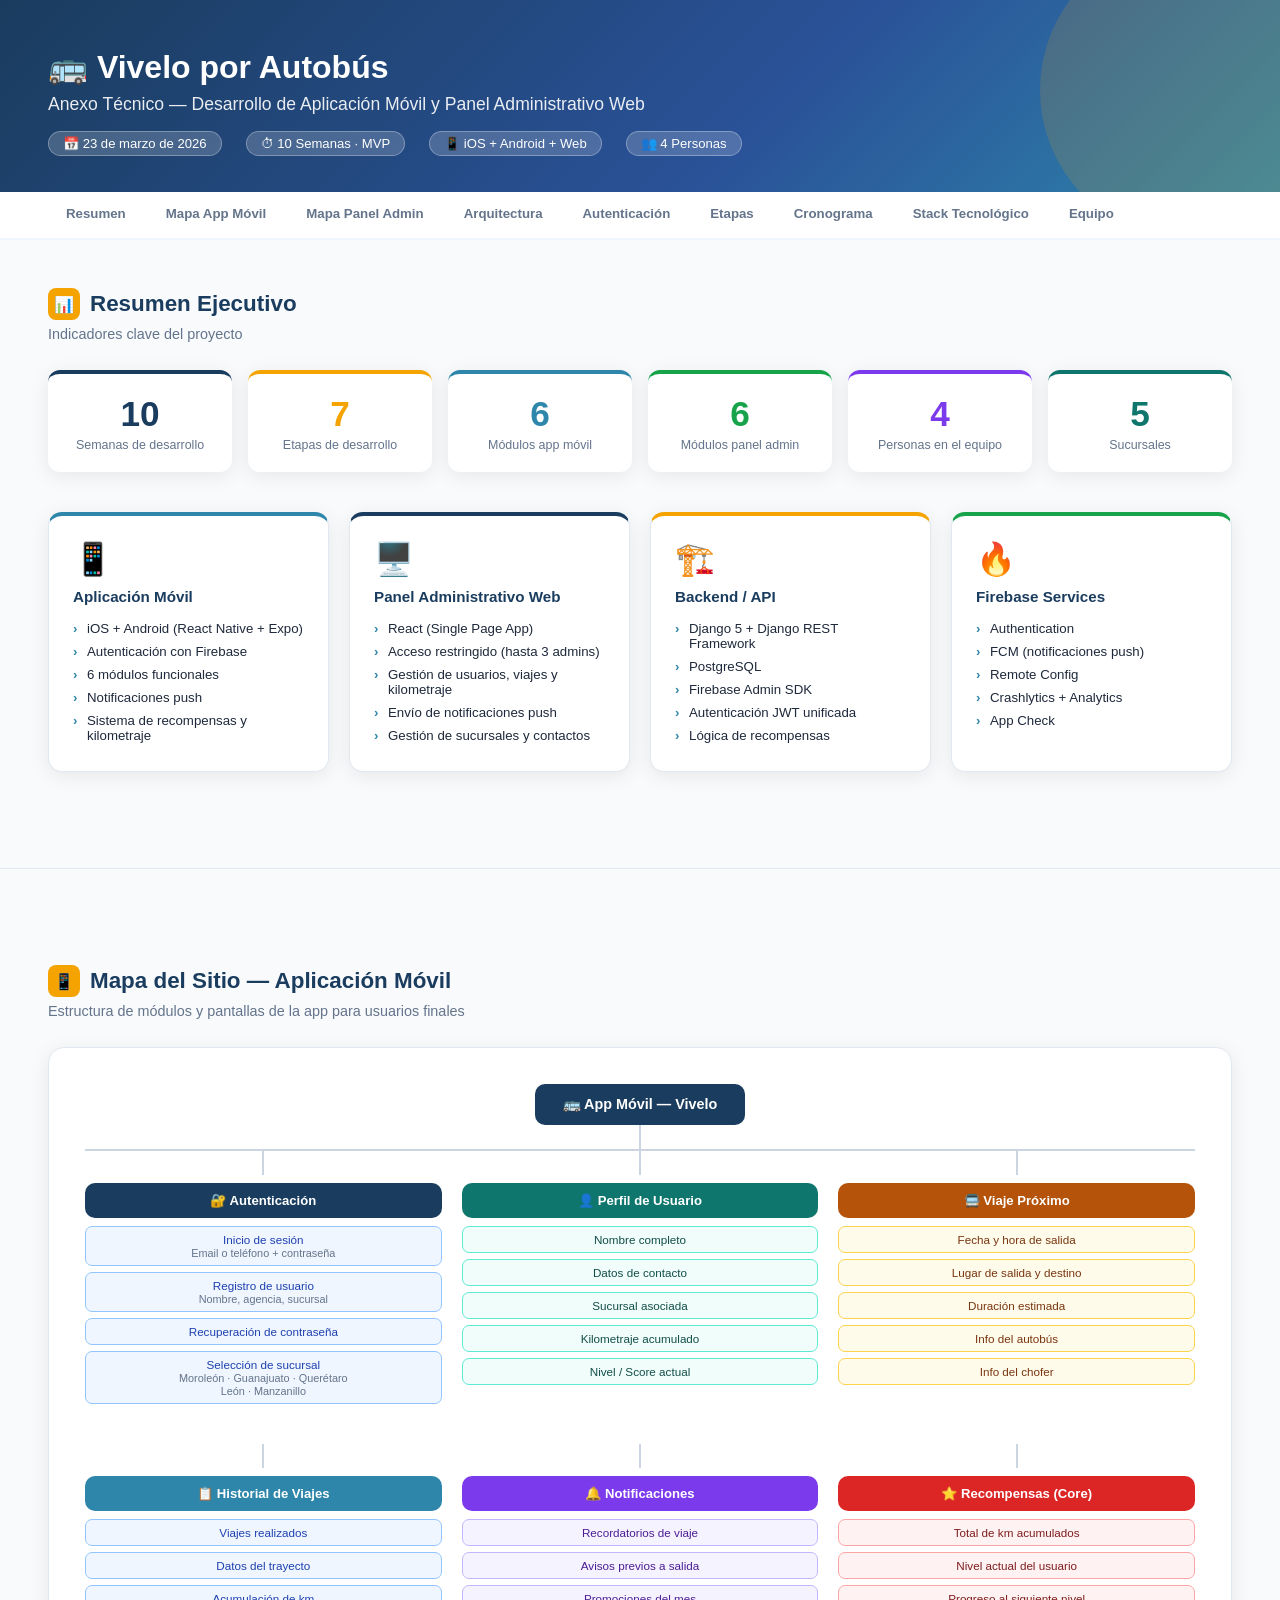
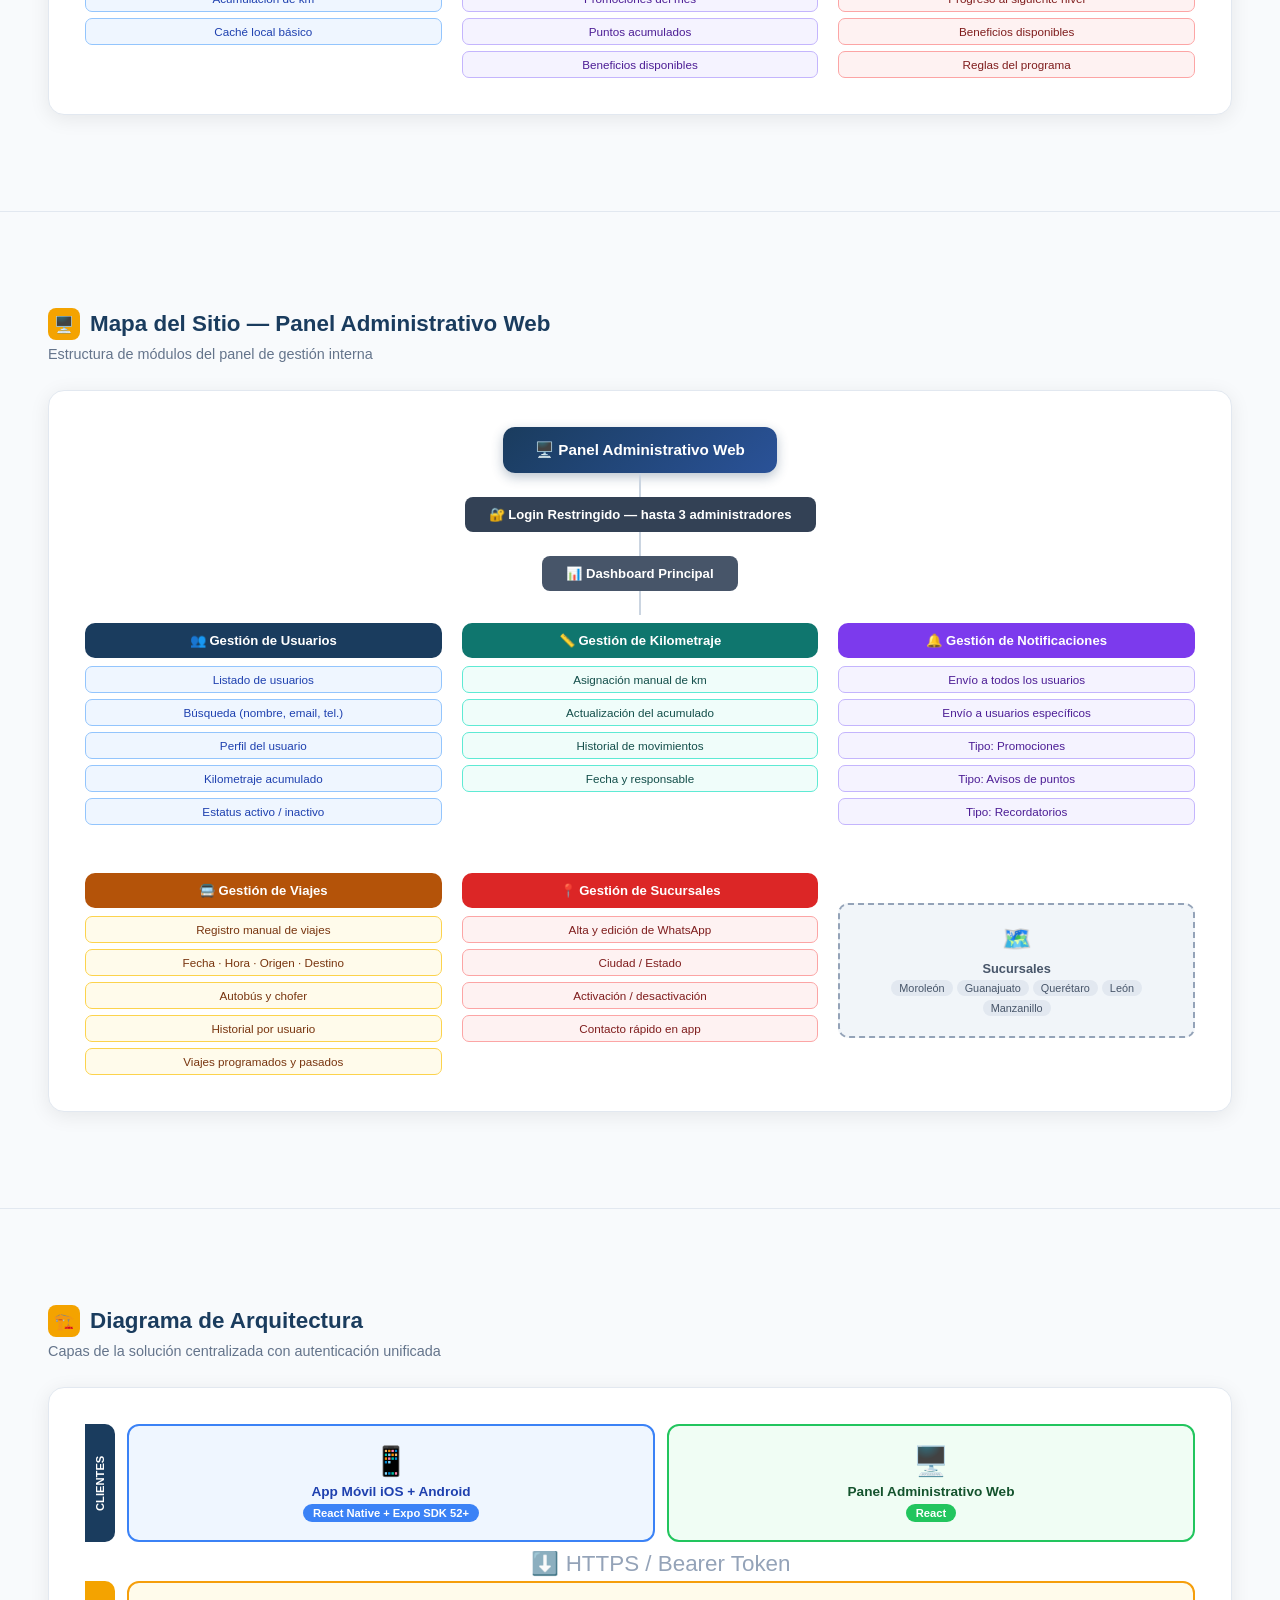
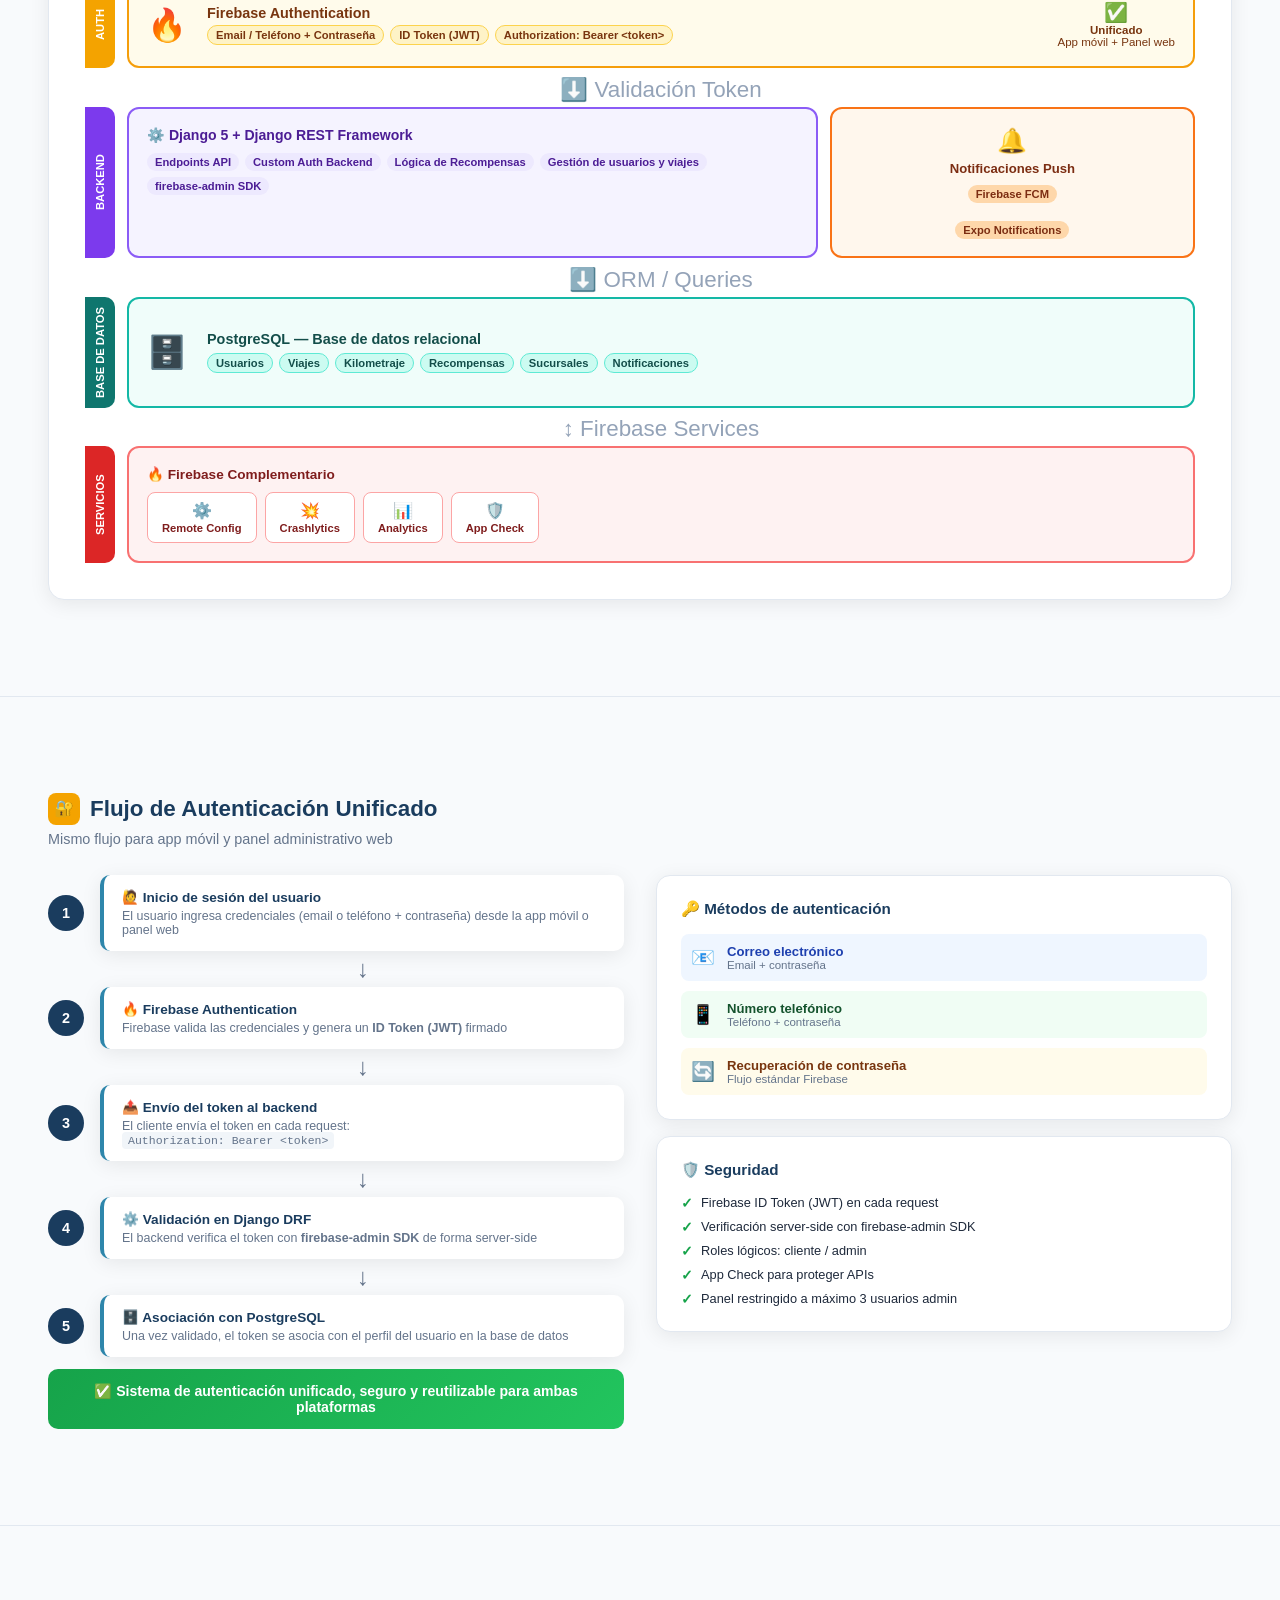
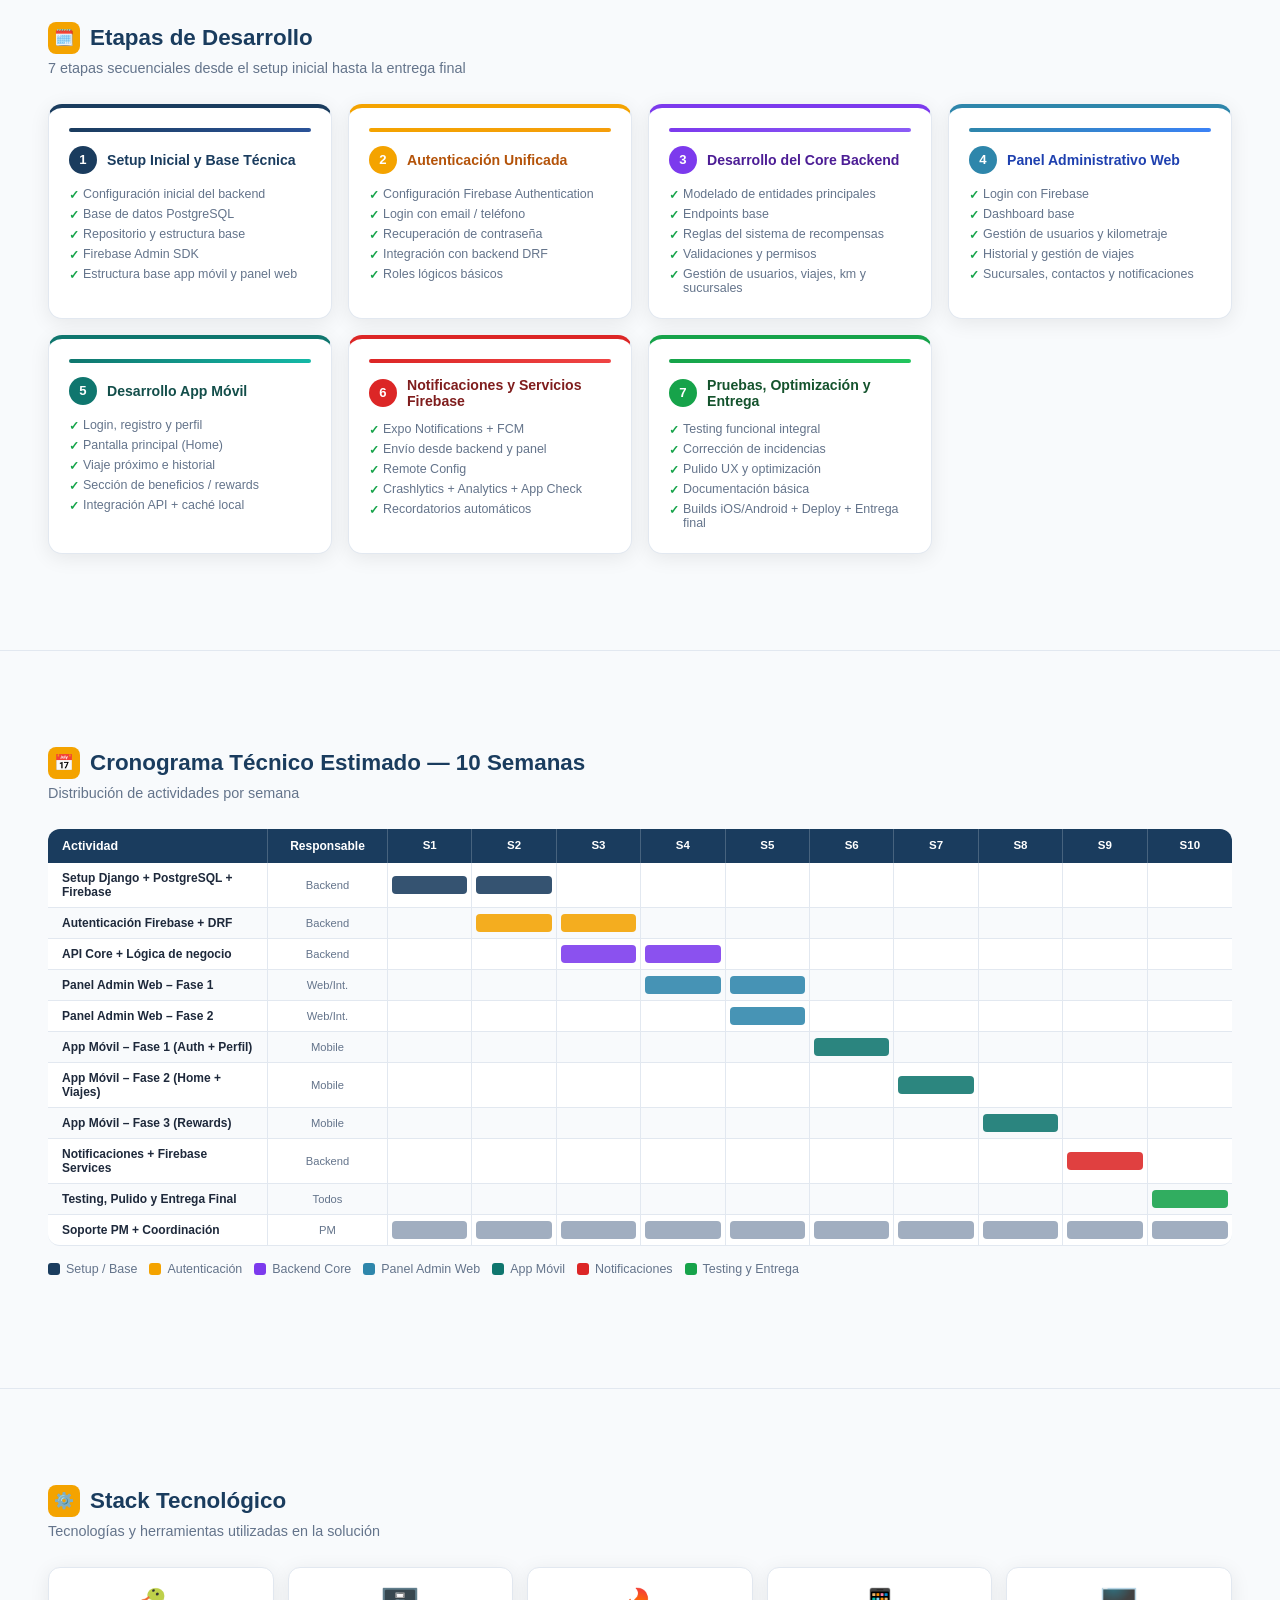
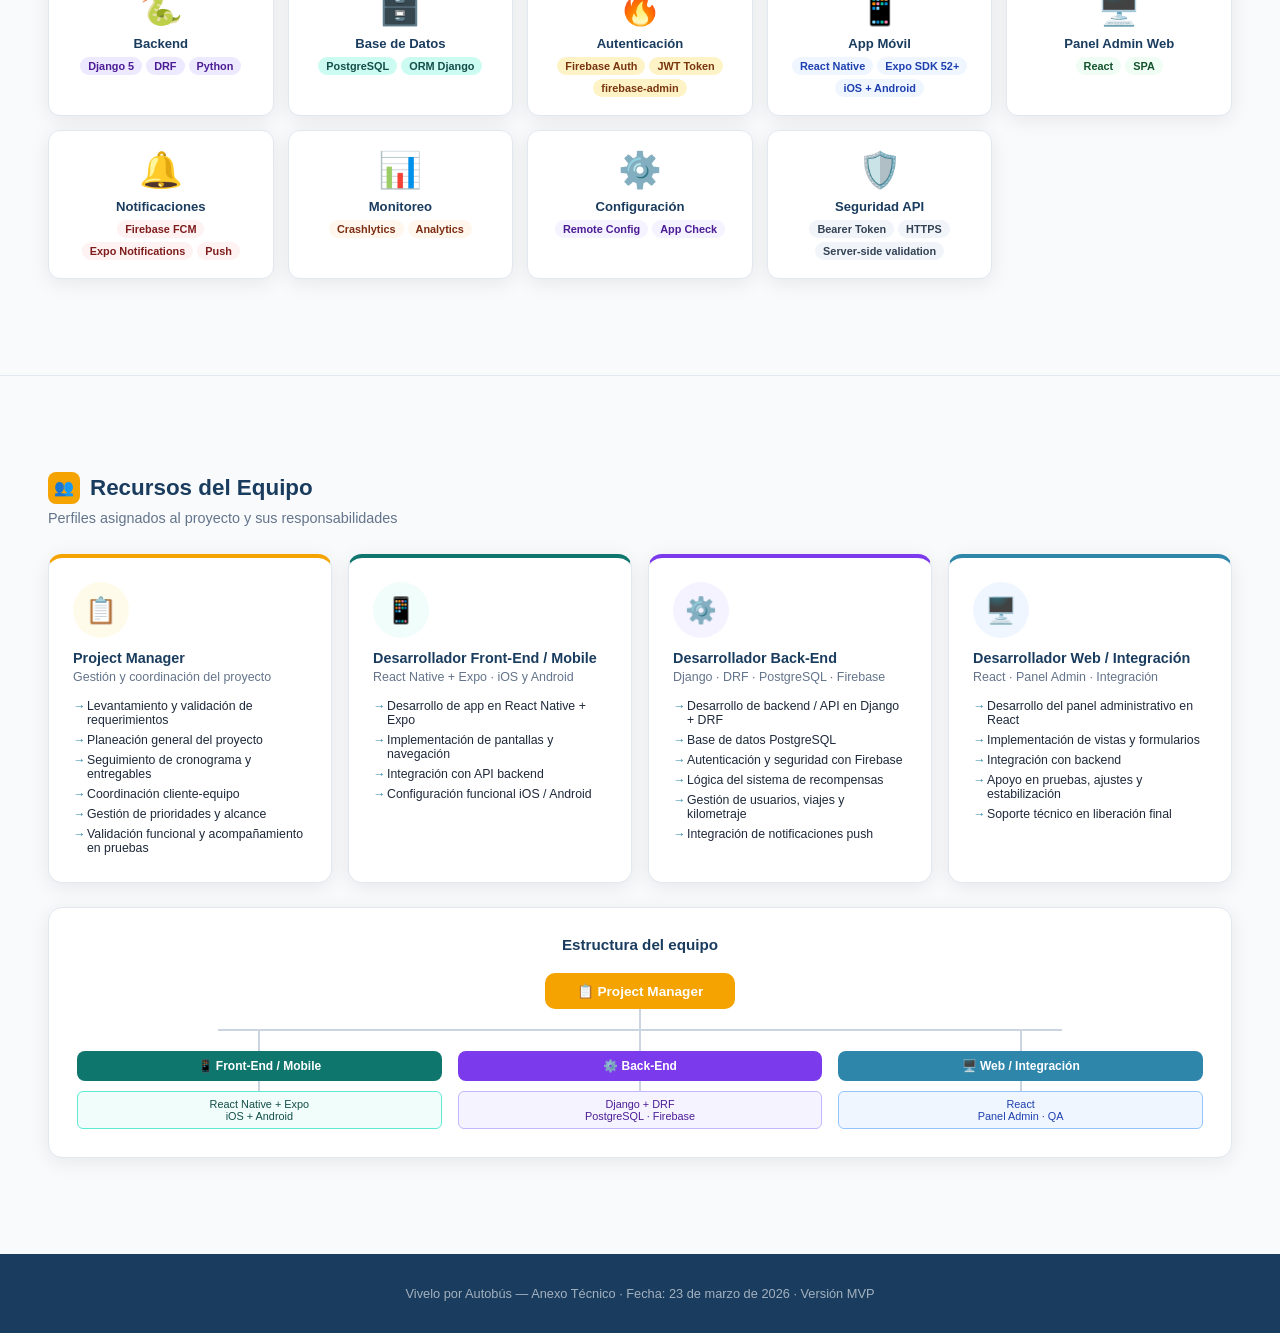
<file: proposals/vivelo.html>
<!DOCTYPE html>
<html lang="es">
<head>
<meta charset="UTF-8">
<meta name="viewport" content="width=device-width, initial-scale=1.0">
<title>Vivelo por Autobús – Anexo Técnico Visual</title>
<style>
  :root {
    --primary: #1A3C5E;
    --accent: #F4A300;
    --accent2: #2E86AB;
    --light: #F0F6FF;
    --text: #1e293b;
    --muted: #64748b;
    --success: #16a34a;
    --warning: #d97706;
    --danger: #dc2626;
    --purple: #7c3aed;
    --teal: #0f766e;
    --card-shadow: 0 4px 20px rgba(0,0,0,0.08);
  }
  * { box-sizing: border-box; margin: 0; padding: 0; }
  body { font-family: 'Segoe UI', Arial, sans-serif; background: #f8fafc; color: var(--text); }

  /* HEADER */
  .header {
    background: linear-gradient(135deg, var(--primary) 0%, #2a5298 60%, var(--accent2) 100%);
    color: white;
    padding: 48px 48px 36px;
    position: relative;
    overflow: hidden;
  }
  .header::before {
    content: '';
    position: absolute; top: -60px; right: -60px;
    width: 300px; height: 300px;
    background: rgba(244,163,0,0.15);
    border-radius: 50%;
  }
  .header h1 { font-size: 2rem; font-weight: 700; margin-bottom: 8px; }
  .header h2 { font-size: 1.1rem; font-weight: 400; opacity: 0.9; margin-bottom: 16px; }
  .header-meta { display: flex; gap: 24px; flex-wrap: wrap; }
  .badge { background: rgba(255,255,255,0.18); border: 1px solid rgba(255,255,255,0.3);
    padding: 4px 14px; border-radius: 20px; font-size: 0.82rem; }

  /* NAV */
  .nav { background: white; border-bottom: 2px solid var(--light);
    padding: 0 48px; display: flex; gap: 4px; overflow-x: auto; position: sticky; top: 0; z-index: 100; }
  .nav a { display: block; padding: 14px 18px; font-size: 0.83rem; font-weight: 600;
    color: var(--muted); text-decoration: none; white-space: nowrap; border-bottom: 3px solid transparent;
    transition: all 0.2s; }
  .nav a:hover { color: var(--primary); border-bottom-color: var(--accent); }

  /* SECTIONS */
  .section { padding: 48px; max-width: 1400px; margin: 0 auto; }
  .section + .section { padding-top: 0; }
  .section-title {
    font-size: 1.4rem; font-weight: 700; color: var(--primary);
    margin-bottom: 6px; display: flex; align-items: center; gap: 10px;
  }
  .section-title .icon { width: 32px; height: 32px; border-radius: 8px;
    background: var(--accent); display: flex; align-items: center; justify-content: center;
    font-size: 1rem; }
  .section-subtitle { color: var(--muted); font-size: 0.9rem; margin-bottom: 28px; }
  .divider { height: 1px; background: #e2e8f0; margin: 48px 0; }

  /* CARDS GRID */
  .cards-grid { display: grid; grid-template-columns: repeat(auto-fill, minmax(280px, 1fr)); gap: 20px; }
  .card { background: white; border-radius: 14px; padding: 24px; box-shadow: var(--card-shadow);
    border: 1px solid #e2e8f0; position: relative; overflow: hidden; }
  .card-accent { border-top: 4px solid var(--accent); }
  .card-primary { border-top: 4px solid var(--primary); }
  .card-accent2 { border-top: 4px solid var(--accent2); }
  .card-success { border-top: 4px solid var(--success); }
  .card-purple { border-top: 4px solid var(--purple); }
  .card-teal { border-top: 4px solid var(--teal); }
  .card h3 { font-size: 0.95rem; font-weight: 700; color: var(--primary); margin-bottom: 12px; }
  .card ul { list-style: none; padding: 0; }
  .card ul li { font-size: 0.83rem; color: var(--text); padding: 4px 0;
    padding-left: 14px; position: relative; }
  .card ul li::before { content: '›'; position: absolute; left: 0; color: var(--accent2); font-weight: 700; }
  .card-icon { font-size: 2rem; margin-bottom: 10px; }

  /* SITEMAP */
  .sitemap { display: flex; flex-direction: column; align-items: center; gap: 0; }
  .sm-root { background: var(--primary); color: white; padding: 12px 28px; border-radius: 10px;
    font-weight: 700; font-size: 0.9rem; text-align: center; min-width: 180px; }
  .sm-connector-v { width: 2px; height: 24px; background: #cbd5e1; }
  .sm-row { display: flex; gap: 0; align-items: flex-start; }
  .sm-branch { display: flex; flex-direction: column; align-items: center; }
  .sm-module { background: var(--accent2); color: white; padding: 9px 16px; border-radius: 8px;
    font-weight: 600; font-size: 0.78rem; text-align: center; min-width: 140px; max-width: 160px; }
  .sm-module.admin { background: var(--primary); }
  .sm-children { display: flex; flex-direction: column; gap: 4px; margin-top: 4px; }
  .sm-child { background: var(--light); border: 1.5px solid var(--accent2); color: var(--primary);
    padding: 5px 10px; border-radius: 6px; font-size: 0.72rem; text-align: center; min-width: 130px; }
  .sm-child.admin { border-color: var(--primary); }
  .sm-h-line { height: 2px; background: #cbd5e1; flex: 1; min-width: 20px; align-self: flex-start; margin-top: 20px; }
  .sm-connector-h { display: flex; align-items: flex-start; }
  .horizontal-tree { display: flex; flex-wrap: wrap; gap: 16px; justify-content: center; }
  .sm-col { display: flex; flex-direction: column; align-items: center; gap: 6px; }
  .sm-connector-v2 { width: 2px; height: 16px; background: #cbd5e1; }

  /* ARCHITECTURE */
  .arch-diagram { display: flex; flex-direction: column; gap: 12px; }
  .arch-layer { display: flex; gap: 10px; align-items: stretch; }
  .arch-label { writing-mode: vertical-rl; text-orientation: mixed; transform: rotate(180deg);
    font-size: 0.7rem; font-weight: 700; color: white; padding: 8px 6px;
    border-radius: 8px 0 0 8px; display: flex; align-items: center; justify-content: center;
    min-width: 28px; }
  .arch-boxes { display: flex; gap: 10px; flex: 1; flex-wrap: wrap; }
  .arch-box { flex: 1; min-width: 140px; border-radius: 10px; padding: 16px;
    display: flex; flex-direction: column; gap: 6px; border: 1px solid #e2e8f0; }
  .arch-box h4 { font-size: 0.8rem; font-weight: 700; }
  .arch-box p { font-size: 0.74rem; color: var(--muted); }
  .arch-box .tech-tag { display: inline-block; background: rgba(0,0,0,0.07);
    padding: 2px 8px; border-radius: 12px; font-size: 0.68rem; font-weight: 600; margin: 2px 2px 0 0; }
  .arch-arrow { text-align: center; font-size: 1.2rem; color: var(--muted); }

  /* GANTT */
  .gantt-wrapper { overflow-x: auto; }
  .gantt { min-width: 900px; }
  .gantt-header { display: grid; font-size: 0.75rem; font-weight: 700;
    color: white; background: var(--primary); border-radius: 10px 10px 0 0; }
  .gantt-row { display: grid; border-bottom: 1px solid #e2e8f0; background: white; }
  .gantt-row:last-child { border-radius: 0 0 10px 10px; }
  .gantt-row:nth-child(even) { background: #f8fafc; }
  .gantt-cell { padding: 8px 10px; font-size: 0.78rem; border-right: 1px solid #e2e8f0; }
  .gantt-cell:last-child { border-right: none; }
  .gantt-bar { height: 20px; border-radius: 5px; display: flex; align-items: center;
    justify-content: center; font-size: 0.65rem; font-weight: 700; color: white; }
  .gantt-etapa { font-weight: 700; font-size: 0.78rem; color: var(--primary); }
  .gantt-desc { font-size: 0.72rem; color: var(--muted); }

  /* FLOW */
  .flow { display: flex; flex-direction: column; align-items: center; gap: 0; }
  .flow-step { display: flex; align-items: center; gap: 16px; width: 100%; max-width: 700px; }
  .flow-num { width: 36px; height: 36px; border-radius: 50%; background: var(--primary);
    color: white; font-weight: 700; display: flex; align-items: center; justify-content: center;
    font-size: 0.9rem; flex-shrink: 0; }
  .flow-box { flex: 1; background: white; border-radius: 10px; padding: 14px 18px;
    box-shadow: var(--card-shadow); border-left: 4px solid var(--accent2); }
  .flow-box h4 { font-size: 0.85rem; font-weight: 700; color: var(--primary); margin-bottom: 4px; }
  .flow-box p { font-size: 0.78rem; color: var(--muted); }
  .flow-arrow { font-size: 1.5rem; color: var(--muted); margin: 4px 0 4px 54px; }
  .flow-result { background: linear-gradient(135deg, var(--success), #22c55e);
    color: white; border-radius: 10px; padding: 14px 24px; text-align: center;
    font-weight: 700; font-size: 0.88rem; margin-top: 12px; max-width: 700px; width: 100%; }

  /* STAGES */
  .stages { display: grid; grid-template-columns: repeat(auto-fill, minmax(260px, 1fr)); gap: 16px; }
  .stage { background: white; border-radius: 14px; padding: 20px; box-shadow: var(--card-shadow);
    border: 1px solid #e2e8f0; position: relative; overflow: hidden; }
  .stage-num { position: absolute; top: 16px; right: 16px; width: 36px; height: 36px;
    border-radius: 50%; display: flex; align-items: center; justify-content: center;
    font-weight: 700; font-size: 1rem; opacity: 0.15; font-family: Georgia, serif; font-size: 2rem; }
  .stage h3 { font-size: 0.88rem; font-weight: 700; margin-bottom: 10px; }
  .stage ul { list-style: none; }
  .stage ul li { font-size: 0.78rem; color: var(--muted); padding: 3px 0 3px 14px; position: relative; }
  .stage ul li::before { content: '✓'; position: absolute; left: 0; color: var(--success); font-weight: 700; }
  .stage-bar { height: 4px; border-radius: 4px; margin-bottom: 14px; }

  /* TECH STACK */
  .tech-grid { display: grid; grid-template-columns: repeat(auto-fill, minmax(200px, 1fr)); gap: 14px; }
  .tech-card { background: white; border-radius: 12px; padding: 18px; box-shadow: var(--card-shadow);
    border: 1px solid #e2e8f0; text-align: center; }
  .tech-card .ico { font-size: 2.2rem; margin-bottom: 8px; }
  .tech-card h4 { font-size: 0.82rem; font-weight: 700; color: var(--primary); margin-bottom: 6px; }
  .tech-card .tags { display: flex; flex-wrap: wrap; justify-content: center; gap: 4px; }
  .tech-tag { display: inline-block; padding: 3px 8px; border-radius: 12px; font-size: 0.68rem;
    font-weight: 600; }

  /* TEAM */
  .team-grid { display: grid; grid-template-columns: repeat(auto-fill, minmax(260px, 1fr)); gap: 16px; }
  .team-card { background: white; border-radius: 14px; padding: 24px; box-shadow: var(--card-shadow);
    border: 1px solid #e2e8f0; }
  .team-card .avatar { width: 56px; height: 56px; border-radius: 50%; display: flex;
    align-items: center; justify-content: center; font-size: 1.6rem; margin-bottom: 12px; }
  .team-card h3 { font-size: 0.9rem; font-weight: 700; color: var(--primary); margin-bottom: 4px; }
  .team-card .role { font-size: 0.78rem; color: var(--muted); margin-bottom: 12px; }
  .team-card ul { list-style: none; }
  .team-card ul li { font-size: 0.77rem; color: var(--text); padding: 3px 0 3px 14px; position: relative; }
  .team-card ul li::before { content: '→'; position: absolute; left: 0; color: var(--accent2); }

  /* SUMMARY STATS */
  .stats { display: grid; grid-template-columns: repeat(auto-fill, minmax(160px, 1fr)); gap: 16px; margin-bottom: 40px; }
  .stat { background: white; border-radius: 12px; padding: 20px; box-shadow: var(--card-shadow);
    text-align: center; border-top: 4px solid; }
  .stat .val { font-size: 2.2rem; font-weight: 700; margin-bottom: 4px; }
  .stat .lbl { font-size: 0.78rem; color: var(--muted); font-weight: 500; }

  /* LEGEND */
  .legend { display: flex; flex-wrap: wrap; gap: 12px; margin-bottom: 16px; }
  .legend-item { display: flex; align-items: center; gap: 6px; font-size: 0.78rem; color: var(--muted); }
  .legend-dot { width: 12px; height: 12px; border-radius: 3px; }

  footer { text-align: center; padding: 32px; background: var(--primary); color: rgba(255,255,255,0.6);
    font-size: 0.8rem; margin-top: 48px; }
</style>
</head>
<body>

<!-- HEADER -->
<div class="header">
  <h1>🚌 Vivelo por Autobús</h1>
  <h2>Anexo Técnico — Desarrollo de Aplicación Móvil y Panel Administrativo Web</h2>
  <div class="header-meta">
    <span class="badge">📅 23 de marzo de 2026</span>
    <span class="badge">⏱ 10 Semanas · MVP</span>
    <span class="badge">📱 iOS + Android + Web</span>
    <span class="badge">👥 4 Personas</span>
  </div>
</div>

<!-- NAV -->
<nav class="nav">
  <a href="#resumen">Resumen</a>
  <a href="#sitemap-app">Mapa App Móvil</a>
  <a href="#sitemap-admin">Mapa Panel Admin</a>
  <a href="#arquitectura">Arquitectura</a>
  <a href="#autenticacion">Autenticación</a>
  <a href="#etapas">Etapas</a>
  <a href="#cronograma">Cronograma</a>
  <a href="#stack">Stack Tecnológico</a>
  <a href="#equipo">Equipo</a>
</nav>

<!-- RESUMEN -->
<div class="section" id="resumen">
  <div class="section-title"><span class="icon">📊</span> Resumen Ejecutivo</div>
  <div class="section-subtitle">Indicadores clave del proyecto</div>

  <div class="stats">
    <div class="stat" style="border-color: var(--primary);">
      <div class="val" style="color: var(--primary);">10</div>
      <div class="lbl">Semanas de desarrollo</div>
    </div>
    <div class="stat" style="border-color: var(--accent);">
      <div class="val" style="color: var(--accent);">7</div>
      <div class="lbl">Etapas de desarrollo</div>
    </div>
    <div class="stat" style="border-color: var(--accent2);">
      <div class="val" style="color: var(--accent2);">6</div>
      <div class="lbl">Módulos app móvil</div>
    </div>
    <div class="stat" style="border-color: var(--success);">
      <div class="val" style="color: var(--success);">6</div>
      <div class="lbl">Módulos panel admin</div>
    </div>
    <div class="stat" style="border-color: var(--purple);">
      <div class="val" style="color: var(--purple);">4</div>
      <div class="lbl">Personas en el equipo</div>
    </div>
    <div class="stat" style="border-color: var(--teal);">
      <div class="val" style="color: var(--teal);">5</div>
      <div class="lbl">Sucursales</div>
    </div>
  </div>

  <div class="cards-grid">
    <div class="card card-accent2">
      <div class="card-icon">📱</div>
      <h3>Aplicación Móvil</h3>
      <ul>
        <li>iOS + Android (React Native + Expo)</li>
        <li>Autenticación con Firebase</li>
        <li>6 módulos funcionales</li>
        <li>Notificaciones push</li>
        <li>Sistema de recompensas y kilometraje</li>
      </ul>
    </div>
    <div class="card card-primary">
      <div class="card-icon">🖥️</div>
      <h3>Panel Administrativo Web</h3>
      <ul>
        <li>React (Single Page App)</li>
        <li>Acceso restringido (hasta 3 admins)</li>
        <li>Gestión de usuarios, viajes y kilometraje</li>
        <li>Envío de notificaciones push</li>
        <li>Gestión de sucursales y contactos</li>
      </ul>
    </div>
    <div class="card card-accent">
      <div class="card-icon">🏗️</div>
      <h3>Backend / API</h3>
      <ul>
        <li>Django 5 + Django REST Framework</li>
        <li>PostgreSQL</li>
        <li>Firebase Admin SDK</li>
        <li>Autenticación JWT unificada</li>
        <li>Lógica de recompensas</li>
      </ul>
    </div>
    <div class="card card-success">
      <div class="card-icon">🔥</div>
      <h3>Firebase Services</h3>
      <ul>
        <li>Authentication</li>
        <li>FCM (notificaciones push)</li>
        <li>Remote Config</li>
        <li>Crashlytics + Analytics</li>
        <li>App Check</li>
      </ul>
    </div>
  </div>
</div>

<div class="divider"></div>

<!-- SITEMAP APP MÓVIL -->
<div class="section" id="sitemap-app">
  <div class="section-title"><span class="icon">📱</span> Mapa del Sitio — Aplicación Móvil</div>
  <div class="section-subtitle">Estructura de módulos y pantallas de la app para usuarios finales</div>

  <div style="background: white; border-radius: 16px; padding: 36px; box-shadow: var(--card-shadow); border: 1px solid #e2e8f0; overflow-x: auto;">
    <div class="sitemap">
      <div class="sm-root">🚌 App Móvil — Vivelo</div>
      <div class="sm-connector-v"></div>
      <div style="display: flex; gap: 0; justify-content: center; width: 100%;">
        <!-- Horizontal top line -->
        <div style="display: flex; align-items: flex-start; width: 100%; justify-content: center;">
          <div style="flex: 1; display: flex; flex-direction: column; align-items: center;">
            <div style="height:2px; background:#cbd5e1; width:100%; margin-top:0;"></div>
          </div>
        </div>
      </div>
    </div>

    <!-- Module grid -->
    <div style="display: grid; grid-template-columns: repeat(3, 1fr); gap: 20px; margin-top: 0;">

      <!-- Auth -->
      <div style="display: flex; flex-direction: column; align-items: center; gap: 8px;">
        <div style="height:24px; width:2px; background:#cbd5e1;"></div>
        <div style="background: #1A3C5E; color: white; padding: 10px 18px; border-radius: 10px; font-weight: 700; font-size: 0.82rem; text-align: center; width: 100%;">🔐 Autenticación</div>
        <div style="display: flex; flex-direction: column; gap: 6px; width: 100%;">
          <div style="background: #EFF6FF; border: 1.5px solid #93c5fd; color: #1e40af; padding: 6px 10px; border-radius: 7px; font-size: 0.73rem; text-align: center;">Inicio de sesión<br><span style="color:#64748b; font-size: 0.68rem;">Email o teléfono + contraseña</span></div>
          <div style="background: #EFF6FF; border: 1.5px solid #93c5fd; color: #1e40af; padding: 6px 10px; border-radius: 7px; font-size: 0.73rem; text-align: center;">Registro de usuario<br><span style="color:#64748b; font-size: 0.68rem;">Nombre, agencia, sucursal</span></div>
          <div style="background: #EFF6FF; border: 1.5px solid #93c5fd; color: #1e40af; padding: 6px 10px; border-radius: 7px; font-size: 0.73rem; text-align: center;">Recuperación de contraseña</div>
          <div style="background: #EFF6FF; border: 1.5px solid #93c5fd; color: #1e40af; padding: 6px 10px; border-radius: 7px; font-size: 0.73rem; text-align: center;">Selección de sucursal<br><span style="color:#64748b; font-size: 0.68rem;">Moroleón · Guanajuato · Querétaro<br>León · Manzanillo</span></div>
        </div>
      </div>

      <!-- Perfil -->
      <div style="display: flex; flex-direction: column; align-items: center; gap: 8px;">
        <div style="height:24px; width:2px; background:#cbd5e1;"></div>
        <div style="background: #0f766e; color: white; padding: 10px 18px; border-radius: 10px; font-weight: 700; font-size: 0.82rem; text-align: center; width: 100%;">👤 Perfil de Usuario</div>
        <div style="display: flex; flex-direction: column; gap: 6px; width: 100%;">
          <div style="background: #F0FDFA; border: 1.5px solid #5eead4; color: #134e4a; padding: 6px 10px; border-radius: 7px; font-size: 0.73rem; text-align: center;">Nombre completo</div>
          <div style="background: #F0FDFA; border: 1.5px solid #5eead4; color: #134e4a; padding: 6px 10px; border-radius: 7px; font-size: 0.73rem; text-align: center;">Datos de contacto</div>
          <div style="background: #F0FDFA; border: 1.5px solid #5eead4; color: #134e4a; padding: 6px 10px; border-radius: 7px; font-size: 0.73rem; text-align: center;">Sucursal asociada</div>
          <div style="background: #F0FDFA; border: 1.5px solid #5eead4; color: #134e4a; padding: 6px 10px; border-radius: 7px; font-size: 0.73rem; text-align: center;">Kilometraje acumulado</div>
          <div style="background: #F0FDFA; border: 1.5px solid #5eead4; color: #134e4a; padding: 6px 10px; border-radius: 7px; font-size: 0.73rem; text-align: center;">Nivel / Score actual</div>
        </div>
      </div>

      <!-- Viaje próximo -->
      <div style="display: flex; flex-direction: column; align-items: center; gap: 8px;">
        <div style="height:24px; width:2px; background:#cbd5e1;"></div>
        <div style="background: #b45309; color: white; padding: 10px 18px; border-radius: 10px; font-weight: 700; font-size: 0.82rem; text-align: center; width: 100%;">🚍 Viaje Próximo</div>
        <div style="display: flex; flex-direction: column; gap: 6px; width: 100%;">
          <div style="background: #FFFBEB; border: 1.5px solid #fcd34d; color: #78350f; padding: 6px 10px; border-radius: 7px; font-size: 0.73rem; text-align: center;">Fecha y hora de salida</div>
          <div style="background: #FFFBEB; border: 1.5px solid #fcd34d; color: #78350f; padding: 6px 10px; border-radius: 7px; font-size: 0.73rem; text-align: center;">Lugar de salida y destino</div>
          <div style="background: #FFFBEB; border: 1.5px solid #fcd34d; color: #78350f; padding: 6px 10px; border-radius: 7px; font-size: 0.73rem; text-align: center;">Duración estimada</div>
          <div style="background: #FFFBEB; border: 1.5px solid #fcd34d; color: #78350f; padding: 6px 10px; border-radius: 7px; font-size: 0.73rem; text-align: center;">Info del autobús</div>
          <div style="background: #FFFBEB; border: 1.5px solid #fcd34d; color: #78350f; padding: 6px 10px; border-radius: 7px; font-size: 0.73rem; text-align: center;">Info del chofer</div>
        </div>
      </div>

      <!-- Historial -->
      <div style="display: flex; flex-direction: column; align-items: center; gap: 8px; margin-top: 20px;">
        <div style="height:24px; width:2px; background:#cbd5e1;"></div>
        <div style="background: #2E86AB; color: white; padding: 10px 18px; border-radius: 10px; font-weight: 700; font-size: 0.82rem; text-align: center; width: 100%;">📋 Historial de Viajes</div>
        <div style="display: flex; flex-direction: column; gap: 6px; width: 100%;">
          <div style="background: #EFF6FF; border: 1.5px solid #93c5fd; color: #1e40af; padding: 6px 10px; border-radius: 7px; font-size: 0.73rem; text-align: center;">Viajes realizados</div>
          <div style="background: #EFF6FF; border: 1.5px solid #93c5fd; color: #1e40af; padding: 6px 10px; border-radius: 7px; font-size: 0.73rem; text-align: center;">Datos del trayecto</div>
          <div style="background: #EFF6FF; border: 1.5px solid #93c5fd; color: #1e40af; padding: 6px 10px; border-radius: 7px; font-size: 0.73rem; text-align: center;">Acumulación de km</div>
          <div style="background: #EFF6FF; border: 1.5px solid #93c5fd; color: #1e40af; padding: 6px 10px; border-radius: 7px; font-size: 0.73rem; text-align: center;">Caché local básico</div>
        </div>
      </div>

      <!-- Notificaciones -->
      <div style="display: flex; flex-direction: column; align-items: center; gap: 8px; margin-top: 20px;">
        <div style="height:24px; width:2px; background:#cbd5e1;"></div>
        <div style="background: #7c3aed; color: white; padding: 10px 18px; border-radius: 10px; font-weight: 700; font-size: 0.82rem; text-align: center; width: 100%;">🔔 Notificaciones</div>
        <div style="display: flex; flex-direction: column; gap: 6px; width: 100%;">
          <div style="background: #F5F3FF; border: 1.5px solid #c4b5fd; color: #4c1d95; padding: 6px 10px; border-radius: 7px; font-size: 0.73rem; text-align: center;">Recordatorios de viaje</div>
          <div style="background: #F5F3FF; border: 1.5px solid #c4b5fd; color: #4c1d95; padding: 6px 10px; border-radius: 7px; font-size: 0.73rem; text-align: center;">Avisos previos a salida</div>
          <div style="background: #F5F3FF; border: 1.5px solid #c4b5fd; color: #4c1d95; padding: 6px 10px; border-radius: 7px; font-size: 0.73rem; text-align: center;">Promociones del mes</div>
          <div style="background: #F5F3FF; border: 1.5px solid #c4b5fd; color: #4c1d95; padding: 6px 10px; border-radius: 7px; font-size: 0.73rem; text-align: center;">Puntos acumulados</div>
          <div style="background: #F5F3FF; border: 1.5px solid #c4b5fd; color: #4c1d95; padding: 6px 10px; border-radius: 7px; font-size: 0.73rem; text-align: center;">Beneficios disponibles</div>
        </div>
      </div>

      <!-- Recompensas -->
      <div style="display: flex; flex-direction: column; align-items: center; gap: 8px; margin-top: 20px;">
        <div style="height:24px; width:2px; background:#cbd5e1;"></div>
        <div style="background: #dc2626; color: white; padding: 10px 18px; border-radius: 10px; font-weight: 700; font-size: 0.82rem; text-align: center; width: 100%;">⭐ Recompensas (Core)</div>
        <div style="display: flex; flex-direction: column; gap: 6px; width: 100%;">
          <div style="background: #FEF2F2; border: 1.5px solid #fca5a5; color: #7f1d1d; padding: 6px 10px; border-radius: 7px; font-size: 0.73rem; text-align: center;">Total de km acumulados</div>
          <div style="background: #FEF2F2; border: 1.5px solid #fca5a5; color: #7f1d1d; padding: 6px 10px; border-radius: 7px; font-size: 0.73rem; text-align: center;">Nivel actual del usuario</div>
          <div style="background: #FEF2F2; border: 1.5px solid #fca5a5; color: #7f1d1d; padding: 6px 10px; border-radius: 7px; font-size: 0.73rem; text-align: center;">Progreso al siguiente nivel</div>
          <div style="background: #FEF2F2; border: 1.5px solid #fca5a5; color: #7f1d1d; padding: 6px 10px; border-radius: 7px; font-size: 0.73rem; text-align: center;">Beneficios disponibles</div>
          <div style="background: #FEF2F2; border: 1.5px solid #fca5a5; color: #7f1d1d; padding: 6px 10px; border-radius: 7px; font-size: 0.73rem; text-align: center;">Reglas del programa</div>
        </div>
      </div>

    </div>
  </div>
</div>

<div class="divider"></div>

<!-- SITEMAP ADMIN -->
<div class="section" id="sitemap-admin">
  <div class="section-title"><span class="icon">🖥️</span> Mapa del Sitio — Panel Administrativo Web</div>
  <div class="section-subtitle">Estructura de módulos del panel de gestión interna</div>

  <div style="background: white; border-radius: 16px; padding: 36px; box-shadow: var(--card-shadow); border: 1px solid #e2e8f0; overflow-x: auto;">

    <div style="display: flex; flex-direction: column; align-items: center; gap: 0;">
      <div style="background: linear-gradient(135deg, #1A3C5E, #2a5298); color: white; padding: 14px 32px; border-radius: 12px; font-weight: 700; font-size: 0.95rem; text-align: center; box-shadow: 0 4px 12px rgba(26,60,94,0.3);">🖥️ Panel Administrativo Web</div>
      <div style="height: 24px; width: 2px; background: #cbd5e1;"></div>
      <div style="background: #334155; color: white; padding: 10px 24px; border-radius: 8px; font-size: 0.82rem; font-weight: 600; text-align: center;">🔐 Login Restringido — hasta 3 administradores</div>
      <div style="height: 24px; width: 2px; background: #cbd5e1;"></div>
      <div style="background: #475569; color: white; padding: 10px 24px; border-radius: 8px; font-size: 0.82rem; font-weight: 600; text-align: center;">📊 Dashboard Principal</div>
      <div style="height: 24px; width: 2px; background: #cbd5e1;"></div>
    </div>

    <div style="display: grid; grid-template-columns: repeat(3, 1fr); gap: 20px; margin-top: 0;">

      <div style="display: flex; flex-direction: column; align-items: center; gap: 8px;">
        <div style="height:0; width:2px; background:#cbd5e1;"></div>
        <div style="background: #1A3C5E; color: white; padding: 10px 18px; border-radius: 10px; font-weight: 700; font-size: 0.82rem; text-align: center; width: 100%;">👥 Gestión de Usuarios</div>
        <div style="display: flex; flex-direction: column; gap: 6px; width: 100%;">
          <div style="background: #EFF6FF; border: 1.5px solid #93c5fd; color: #1e40af; padding: 6px 10px; border-radius: 7px; font-size: 0.73rem; text-align: center;">Listado de usuarios</div>
          <div style="background: #EFF6FF; border: 1.5px solid #93c5fd; color: #1e40af; padding: 6px 10px; border-radius: 7px; font-size: 0.73rem; text-align: center;">Búsqueda (nombre, email, tel.)</div>
          <div style="background: #EFF6FF; border: 1.5px solid #93c5fd; color: #1e40af; padding: 6px 10px; border-radius: 7px; font-size: 0.73rem; text-align: center;">Perfil del usuario</div>
          <div style="background: #EFF6FF; border: 1.5px solid #93c5fd; color: #1e40af; padding: 6px 10px; border-radius: 7px; font-size: 0.73rem; text-align: center;">Kilometraje acumulado</div>
          <div style="background: #EFF6FF; border: 1.5px solid #93c5fd; color: #1e40af; padding: 6px 10px; border-radius: 7px; font-size: 0.73rem; text-align: center;">Estatus activo / inactivo</div>
        </div>
      </div>

      <div style="display: flex; flex-direction: column; align-items: center; gap: 8px;">
        <div style="height:0; width:2px; background:#cbd5e1;"></div>
        <div style="background: #0f766e; color: white; padding: 10px 18px; border-radius: 10px; font-weight: 700; font-size: 0.82rem; text-align: center; width: 100%;">📏 Gestión de Kilometraje</div>
        <div style="display: flex; flex-direction: column; gap: 6px; width: 100%;">
          <div style="background: #F0FDFA; border: 1.5px solid #5eead4; color: #134e4a; padding: 6px 10px; border-radius: 7px; font-size: 0.73rem; text-align: center;">Asignación manual de km</div>
          <div style="background: #F0FDFA; border: 1.5px solid #5eead4; color: #134e4a; padding: 6px 10px; border-radius: 7px; font-size: 0.73rem; text-align: center;">Actualización del acumulado</div>
          <div style="background: #F0FDFA; border: 1.5px solid #5eead4; color: #134e4a; padding: 6px 10px; border-radius: 7px; font-size: 0.73rem; text-align: center;">Historial de movimientos</div>
          <div style="background: #F0FDFA; border: 1.5px solid #5eead4; color: #134e4a; padding: 6px 10px; border-radius: 7px; font-size: 0.73rem; text-align: center;">Fecha y responsable</div>
        </div>
      </div>

      <div style="display: flex; flex-direction: column; align-items: center; gap: 8px;">
        <div style="height:0; width:2px; background:#cbd5e1;"></div>
        <div style="background: #7c3aed; color: white; padding: 10px 18px; border-radius: 10px; font-weight: 700; font-size: 0.82rem; text-align: center; width: 100%;">🔔 Gestión de Notificaciones</div>
        <div style="display: flex; flex-direction: column; gap: 6px; width: 100%;">
          <div style="background: #F5F3FF; border: 1.5px solid #c4b5fd; color: #4c1d95; padding: 6px 10px; border-radius: 7px; font-size: 0.73rem; text-align: center;">Envío a todos los usuarios</div>
          <div style="background: #F5F3FF; border: 1.5px solid #c4b5fd; color: #4c1d95; padding: 6px 10px; border-radius: 7px; font-size: 0.73rem; text-align: center;">Envío a usuarios específicos</div>
          <div style="background: #F5F3FF; border: 1.5px solid #c4b5fd; color: #4c1d95; padding: 6px 10px; border-radius: 7px; font-size: 0.73rem; text-align: center;">Tipo: Promociones</div>
          <div style="background: #F5F3FF; border: 1.5px solid #c4b5fd; color: #4c1d95; padding: 6px 10px; border-radius: 7px; font-size: 0.73rem; text-align: center;">Tipo: Avisos de puntos</div>
          <div style="background: #F5F3FF; border: 1.5px solid #c4b5fd; color: #4c1d95; padding: 6px 10px; border-radius: 7px; font-size: 0.73rem; text-align: center;">Tipo: Recordatorios</div>
        </div>
      </div>

      <div style="display: flex; flex-direction: column; align-items: center; gap: 8px; margin-top: 20px;">
        <div style="height:0; width:2px; background:#cbd5e1;"></div>
        <div style="background: #b45309; color: white; padding: 10px 18px; border-radius: 10px; font-weight: 700; font-size: 0.82rem; text-align: center; width: 100%;">🚍 Gestión de Viajes</div>
        <div style="display: flex; flex-direction: column; gap: 6px; width: 100%;">
          <div style="background: #FFFBEB; border: 1.5px solid #fcd34d; color: #78350f; padding: 6px 10px; border-radius: 7px; font-size: 0.73rem; text-align: center;">Registro manual de viajes</div>
          <div style="background: #FFFBEB; border: 1.5px solid #fcd34d; color: #78350f; padding: 6px 10px; border-radius: 7px; font-size: 0.73rem; text-align: center;">Fecha · Hora · Origen · Destino</div>
          <div style="background: #FFFBEB; border: 1.5px solid #fcd34d; color: #78350f; padding: 6px 10px; border-radius: 7px; font-size: 0.73rem; text-align: center;">Autobús y chofer</div>
          <div style="background: #FFFBEB; border: 1.5px solid #fcd34d; color: #78350f; padding: 6px 10px; border-radius: 7px; font-size: 0.73rem; text-align: center;">Historial por usuario</div>
          <div style="background: #FFFBEB; border: 1.5px solid #fcd34d; color: #78350f; padding: 6px 10px; border-radius: 7px; font-size: 0.73rem; text-align: center;">Viajes programados y pasados</div>
        </div>
      </div>

      <div style="display: flex; flex-direction: column; align-items: center; gap: 8px; margin-top: 20px;">
        <div style="height:0; width:2px; background:#cbd5e1;"></div>
        <div style="background: #dc2626; color: white; padding: 10px 18px; border-radius: 10px; font-weight: 700; font-size: 0.82rem; text-align: center; width: 100%;">📍 Gestión de Sucursales</div>
        <div style="display: flex; flex-direction: column; gap: 6px; width: 100%;">
          <div style="background: #FEF2F2; border: 1.5px solid #fca5a5; color: #7f1d1d; padding: 6px 10px; border-radius: 7px; font-size: 0.73rem; text-align: center;">Alta y edición de WhatsApp</div>
          <div style="background: #FEF2F2; border: 1.5px solid #fca5a5; color: #7f1d1d; padding: 6px 10px; border-radius: 7px; font-size: 0.73rem; text-align: center;">Ciudad / Estado</div>
          <div style="background: #FEF2F2; border: 1.5px solid #fca5a5; color: #7f1d1d; padding: 6px 10px; border-radius: 7px; font-size: 0.73rem; text-align: center;">Activación / desactivación</div>
          <div style="background: #FEF2F2; border: 1.5px solid #fca5a5; color: #7f1d1d; padding: 6px 10px; border-radius: 7px; font-size: 0.73rem; text-align: center;">Contacto rápido en app</div>
        </div>
      </div>

      <div style="display: flex; flex-direction: column; align-items: center; justify-content: center; gap: 8px; margin-top: 20px;">
        <div style="background: #f1f5f9; border: 2px dashed #94a3b8; border-radius: 10px; padding: 20px; text-align: center; width: 100%;">
          <div style="font-size: 1.5rem; margin-bottom: 8px;">🗺️</div>
          <div style="font-size: 0.8rem; font-weight: 700; color: #475569; margin-bottom: 4px;">Sucursales</div>
          <div style="display: flex; flex-wrap: wrap; gap: 4px; justify-content: center;">
            <span style="background: #e2e8f0; padding: 2px 8px; border-radius: 12px; font-size: 0.68rem; color: #475569;">Moroleón</span>
            <span style="background: #e2e8f0; padding: 2px 8px; border-radius: 12px; font-size: 0.68rem; color: #475569;">Guanajuato</span>
            <span style="background: #e2e8f0; padding: 2px 8px; border-radius: 12px; font-size: 0.68rem; color: #475569;">Querétaro</span>
            <span style="background: #e2e8f0; padding: 2px 8px; border-radius: 12px; font-size: 0.68rem; color: #475569;">León</span>
            <span style="background: #e2e8f0; padding: 2px 8px; border-radius: 12px; font-size: 0.68rem; color: #475569;">Manzanillo</span>
          </div>
        </div>
      </div>

    </div>
  </div>
</div>

<div class="divider"></div>

<!-- ARQUITECTURA -->
<div class="section" id="arquitectura">
  <div class="section-title"><span class="icon">🏗️</span> Diagrama de Arquitectura</div>
  <div class="section-subtitle">Capas de la solución centralizada con autenticación unificada</div>

  <div style="background: white; border-radius: 16px; padding: 36px; box-shadow: var(--card-shadow); border: 1px solid #e2e8f0;">

    <!-- Layer 1: Clients -->
    <div style="display: flex; gap: 12px; margin-bottom: 8px;">
      <div style="background: #1A3C5E; color: white; writing-mode: vertical-rl; transform: rotate(180deg); padding: 10px 8px; border-radius: 10px 0 0 10px; font-size: 0.7rem; font-weight: 700; display: flex; align-items: center; justify-content: center; min-width: 30px;">CLIENTES</div>
      <div style="flex: 1; display: flex; gap: 12px;">
        <div style="flex: 1; background: #EFF6FF; border: 2px solid #3b82f6; border-radius: 12px; padding: 18px; text-align: center;">
          <div style="font-size: 1.8rem; margin-bottom: 6px;">📱</div>
          <div style="font-weight: 700; font-size: 0.85rem; color: #1e40af; margin-bottom: 4px;">App Móvil iOS + Android</div>
          <div style="background: #3b82f6; color: white; padding: 3px 10px; border-radius: 12px; font-size: 0.7rem; font-weight: 600; display: inline-block;">React Native + Expo SDK 52+</div>
        </div>
        <div style="flex: 1; background: #F0FDF4; border: 2px solid #22c55e; border-radius: 12px; padding: 18px; text-align: center;">
          <div style="font-size: 1.8rem; margin-bottom: 6px;">🖥️</div>
          <div style="font-weight: 700; font-size: 0.85rem; color: #14532d; margin-bottom: 4px;">Panel Administrativo Web</div>
          <div style="background: #22c55e; color: white; padding: 3px 10px; border-radius: 12px; font-size: 0.7rem; font-weight: 600; display: inline-block;">React</div>
        </div>
      </div>
    </div>

    <div style="text-align: center; font-size: 1.4rem; color: #94a3b8; margin: 4px 0 4px 42px;">⬇️ HTTPS / Bearer Token</div>

    <!-- Layer 2: Auth -->
    <div style="display: flex; gap: 12px; margin-bottom: 8px;">
      <div style="background: #F4A300; color: white; writing-mode: vertical-rl; transform: rotate(180deg); padding: 10px 8px; border-radius: 10px 0 0 10px; font-size: 0.7rem; font-weight: 700; display: flex; align-items: center; justify-content: center; min-width: 30px;">AUTH</div>
      <div style="flex: 1; background: #FFFBEB; border: 2px solid #f59e0b; border-radius: 12px; padding: 18px; display: flex; align-items: center; gap: 20px;">
        <div style="font-size: 2rem;">🔥</div>
        <div style="flex: 1;">
          <div style="font-weight: 700; font-size: 0.9rem; color: #78350f; margin-bottom: 4px;">Firebase Authentication</div>
          <div style="display: flex; flex-wrap: wrap; gap: 6px;">
            <span style="background: #fef3c7; border: 1px solid #fcd34d; padding: 3px 8px; border-radius: 10px; font-size: 0.7rem; color: #78350f; font-weight: 600;">Email / Teléfono + Contraseña</span>
            <span style="background: #fef3c7; border: 1px solid #fcd34d; padding: 3px 8px; border-radius: 10px; font-size: 0.7rem; color: #78350f; font-weight: 600;">ID Token (JWT)</span>
            <span style="background: #fef3c7; border: 1px solid #fcd34d; padding: 3px 8px; border-radius: 10px; font-size: 0.7rem; color: #78350f; font-weight: 600;">Authorization: Bearer &lt;token&gt;</span>
          </div>
        </div>
        <div style="text-align: center; font-size: 0.72rem; color: #78350f; max-width: 120px;">
          <div style="font-size: 1.2rem;">✅</div>
          <strong>Unificado</strong><br>App móvil + Panel web
        </div>
      </div>
    </div>

    <div style="text-align: center; font-size: 1.4rem; color: #94a3b8; margin: 4px 0 4px 42px;">⬇️ Validación Token</div>

    <!-- Layer 3: Backend -->
    <div style="display: flex; gap: 12px; margin-bottom: 8px;">
      <div style="background: #7c3aed; color: white; writing-mode: vertical-rl; transform: rotate(180deg); padding: 10px 8px; border-radius: 10px 0 0 10px; font-size: 0.7rem; font-weight: 700; display: flex; align-items: center; justify-content: center; min-width: 30px;">BACKEND</div>
      <div style="flex: 1; display: flex; gap: 12px;">
        <div style="flex: 2; background: #F5F3FF; border: 2px solid #8b5cf6; border-radius: 12px; padding: 18px;">
          <div style="font-weight: 700; font-size: 0.88rem; color: #4c1d95; margin-bottom: 10px;">⚙️ Django 5 + Django REST Framework</div>
          <div style="display: flex; flex-wrap: wrap; gap: 6px; margin-bottom: 8px;">
            <span style="background: #ede9fe; padding: 3px 8px; border-radius: 10px; font-size: 0.7rem; color: #4c1d95; font-weight: 600;">Endpoints API</span>
            <span style="background: #ede9fe; padding: 3px 8px; border-radius: 10px; font-size: 0.7rem; color: #4c1d95; font-weight: 600;">Custom Auth Backend</span>
            <span style="background: #ede9fe; padding: 3px 8px; border-radius: 10px; font-size: 0.7rem; color: #4c1d95; font-weight: 600;">Lógica de Recompensas</span>
            <span style="background: #ede9fe; padding: 3px 8px; border-radius: 10px; font-size: 0.7rem; color: #4c1d95; font-weight: 600;">Gestión de usuarios y viajes</span>
            <span style="background: #ede9fe; padding: 3px 8px; border-radius: 10px; font-size: 0.7rem; color: #4c1d95; font-weight: 600;">firebase-admin SDK</span>
          </div>
        </div>
        <div style="flex: 1; background: #FFF7ED; border: 2px solid #f97316; border-radius: 12px; padding: 18px; text-align: center;">
          <div style="font-size: 1.5rem; margin-bottom: 6px;">🔔</div>
          <div style="font-weight: 700; font-size: 0.82rem; color: #7c2d12; margin-bottom: 8px;">Notificaciones Push</div>
          <span style="background: #fed7aa; padding: 3px 8px; border-radius: 10px; font-size: 0.7rem; color: #7c2d12; font-weight: 600;">Firebase FCM</span><br><br>
          <span style="background: #fed7aa; padding: 3px 8px; border-radius: 10px; font-size: 0.7rem; color: #7c2d12; font-weight: 600;">Expo Notifications</span>
        </div>
      </div>
    </div>

    <div style="text-align: center; font-size: 1.4rem; color: #94a3b8; margin: 4px 0 4px 42px;">⬇️ ORM / Queries</div>

    <!-- Layer 4: DB -->
    <div style="display: flex; gap: 12px; margin-bottom: 8px;">
      <div style="background: #0f766e; color: white; writing-mode: vertical-rl; transform: rotate(180deg); padding: 10px 8px; border-radius: 10px 0 0 10px; font-size: 0.7rem; font-weight: 700; display: flex; align-items: center; justify-content: center; min-width: 30px;">BASE DE DATOS</div>
      <div style="flex: 1; background: #F0FDFA; border: 2px solid #14b8a6; border-radius: 12px; padding: 18px; display: flex; align-items: center; gap: 20px;">
        <div style="font-size: 2rem;">🗄️</div>
        <div>
          <div style="font-weight: 700; font-size: 0.9rem; color: #134e4a; margin-bottom: 6px;">PostgreSQL — Base de datos relacional</div>
          <div style="display: flex; flex-wrap: wrap; gap: 6px;">
            <span style="background: #ccfbf1; border: 1px solid #5eead4; padding: 3px 8px; border-radius: 10px; font-size: 0.7rem; color: #134e4a; font-weight: 600;">Usuarios</span>
            <span style="background: #ccfbf1; border: 1px solid #5eead4; padding: 3px 8px; border-radius: 10px; font-size: 0.7rem; color: #134e4a; font-weight: 600;">Viajes</span>
            <span style="background: #ccfbf1; border: 1px solid #5eead4; padding: 3px 8px; border-radius: 10px; font-size: 0.7rem; color: #134e4a; font-weight: 600;">Kilometraje</span>
            <span style="background: #ccfbf1; border: 1px solid #5eead4; padding: 3px 8px; border-radius: 10px; font-size: 0.7rem; color: #134e4a; font-weight: 600;">Recompensas</span>
            <span style="background: #ccfbf1; border: 1px solid #5eead4; padding: 3px 8px; border-radius: 10px; font-size: 0.7rem; color: #134e4a; font-weight: 600;">Sucursales</span>
            <span style="background: #ccfbf1; border: 1px solid #5eead4; padding: 3px 8px; border-radius: 10px; font-size: 0.7rem; color: #134e4a; font-weight: 600;">Notificaciones</span>
          </div>
        </div>
      </div>
    </div>

    <!-- Layer 5: Firebase Services -->
    <div style="text-align: center; font-size: 1.4rem; color: #94a3b8; margin: 4px 0 4px 42px;">↕️ Firebase Services</div>
    <div style="display: flex; gap: 12px;">
      <div style="background: #dc2626; color: white; writing-mode: vertical-rl; transform: rotate(180deg); padding: 10px 8px; border-radius: 10px 0 0 10px; font-size: 0.7rem; font-weight: 700; display: flex; align-items: center; justify-content: center; min-width: 30px;">SERVICIOS</div>
      <div style="flex: 1; background: #FEF2F2; border: 2px solid #f87171; border-radius: 12px; padding: 18px;">
        <div style="font-weight: 700; font-size: 0.85rem; color: #7f1d1d; margin-bottom: 10px;">🔥 Firebase Complementario</div>
        <div style="display: flex; flex-wrap: wrap; gap: 8px;">
          <div style="background: white; border: 1px solid #fca5a5; border-radius: 8px; padding: 8px 14px; text-align: center;">
            <div style="font-size: 1rem; margin-bottom: 2px;">⚙️</div>
            <div style="font-size: 0.7rem; font-weight: 700; color: #7f1d1d;">Remote Config</div>
          </div>
          <div style="background: white; border: 1px solid #fca5a5; border-radius: 8px; padding: 8px 14px; text-align: center;">
            <div style="font-size: 1rem; margin-bottom: 2px;">💥</div>
            <div style="font-size: 0.7rem; font-weight: 700; color: #7f1d1d;">Crashlytics</div>
          </div>
          <div style="background: white; border: 1px solid #fca5a5; border-radius: 8px; padding: 8px 14px; text-align: center;">
            <div style="font-size: 1rem; margin-bottom: 2px;">📊</div>
            <div style="font-size: 0.7rem; font-weight: 700; color: #7f1d1d;">Analytics</div>
          </div>
          <div style="background: white; border: 1px solid #fca5a5; border-radius: 8px; padding: 8px 14px; text-align: center;">
            <div style="font-size: 1rem; margin-bottom: 2px;">🛡️</div>
            <div style="font-size: 0.7rem; font-weight: 700; color: #7f1d1d;">App Check</div>
          </div>
        </div>
      </div>
    </div>

  </div>
</div>

<div class="divider"></div>

<!-- AUTENTICACION -->
<div class="section" id="autenticacion">
  <div class="section-title"><span class="icon">🔐</span> Flujo de Autenticación Unificado</div>
  <div class="section-subtitle">Mismo flujo para app móvil y panel administrativo web</div>

  <div style="display: grid; grid-template-columns: 1fr 1fr; gap: 32px;">
    <div>
      <div class="flow">
        <div class="flow-step">
          <div class="flow-num">1</div>
          <div class="flow-box">
            <h4>🙋 Inicio de sesión del usuario</h4>
            <p>El usuario ingresa credenciales (email o teléfono + contraseña) desde la app móvil o panel web</p>
          </div>
        </div>
        <div class="flow-arrow">↓</div>
        <div class="flow-step">
          <div class="flow-num">2</div>
          <div class="flow-box">
            <h4>🔥 Firebase Authentication</h4>
            <p>Firebase valida las credenciales y genera un <strong>ID Token (JWT)</strong> firmado</p>
          </div>
        </div>
        <div class="flow-arrow">↓</div>
        <div class="flow-step">
          <div class="flow-num">3</div>
          <div class="flow-box">
            <h4>📤 Envío del token al backend</h4>
            <p>El cliente envía el token en cada request:<br><code style="background:#f1f5f9; padding:2px 6px; border-radius:4px; font-size:0.72rem;">Authorization: Bearer &lt;token&gt;</code></p>
          </div>
        </div>
        <div class="flow-arrow">↓</div>
        <div class="flow-step">
          <div class="flow-num">4</div>
          <div class="flow-box">
            <h4>⚙️ Validación en Django DRF</h4>
            <p>El backend verifica el token con <strong>firebase-admin SDK</strong> de forma server-side</p>
          </div>
        </div>
        <div class="flow-arrow">↓</div>
        <div class="flow-step">
          <div class="flow-num">5</div>
          <div class="flow-box">
            <h4>🗄️ Asociación con PostgreSQL</h4>
            <p>Una vez validado, el token se asocia con el perfil del usuario en la base de datos</p>
          </div>
        </div>
        <div class="flow-result">
          ✅ Sistema de autenticación unificado, seguro y reutilizable para ambas plataformas
        </div>
      </div>
    </div>

    <div style="display: flex; flex-direction: column; gap: 16px;">
      <div style="background: white; border-radius: 14px; padding: 24px; box-shadow: var(--card-shadow); border: 1px solid #e2e8f0;">
        <h3 style="font-size: 0.95rem; font-weight: 700; color: var(--primary); margin-bottom: 16px;">🔑 Métodos de autenticación</h3>
        <div style="display: flex; flex-direction: column; gap: 10px;">
          <div style="display: flex; align-items: center; gap: 12px; padding: 10px; background: #EFF6FF; border-radius: 8px;">
            <span style="font-size: 1.2rem;">📧</span>
            <div>
              <div style="font-size: 0.82rem; font-weight: 700; color: #1e40af;">Correo electrónico</div>
              <div style="font-size: 0.72rem; color: var(--muted);">Email + contraseña</div>
            </div>
          </div>
          <div style="display: flex; align-items: center; gap: 12px; padding: 10px; background: #F0FDF4; border-radius: 8px;">
            <span style="font-size: 1.2rem;">📱</span>
            <div>
              <div style="font-size: 0.82rem; font-weight: 700; color: #14532d;">Número telefónico</div>
              <div style="font-size: 0.72rem; color: var(--muted);">Teléfono + contraseña</div>
            </div>
          </div>
          <div style="display: flex; align-items: center; gap: 12px; padding: 10px; background: #FFFBEB; border-radius: 8px;">
            <span style="font-size: 1.2rem;">🔄</span>
            <div>
              <div style="font-size: 0.82rem; font-weight: 700; color: #78350f;">Recuperación de contraseña</div>
              <div style="font-size: 0.72rem; color: var(--muted);">Flujo estándar Firebase</div>
            </div>
          </div>
        </div>
      </div>

      <div style="background: white; border-radius: 14px; padding: 24px; box-shadow: var(--card-shadow); border: 1px solid #e2e8f0;">
        <h3 style="font-size: 0.95rem; font-weight: 700; color: var(--primary); margin-bottom: 16px;">🛡️ Seguridad</h3>
        <div style="display: flex; flex-direction: column; gap: 8px;">
          <div style="display: flex; gap: 8px; align-items: flex-start;">
            <span style="color: var(--success); font-weight: 700; font-size: 0.9rem; flex-shrink: 0;">✓</span>
            <span style="font-size: 0.8rem; color: var(--text);">Firebase ID Token (JWT) en cada request</span>
          </div>
          <div style="display: flex; gap: 8px; align-items: flex-start;">
            <span style="color: var(--success); font-weight: 700; font-size: 0.9rem; flex-shrink: 0;">✓</span>
            <span style="font-size: 0.8rem; color: var(--text);">Verificación server-side con firebase-admin SDK</span>
          </div>
          <div style="display: flex; gap: 8px; align-items: flex-start;">
            <span style="color: var(--success); font-weight: 700; font-size: 0.9rem; flex-shrink: 0;">✓</span>
            <span style="font-size: 0.8rem; color: var(--text);">Roles lógicos: cliente / admin</span>
          </div>
          <div style="display: flex; gap: 8px; align-items: flex-start;">
            <span style="color: var(--success); font-weight: 700; font-size: 0.9rem; flex-shrink: 0;">✓</span>
            <span style="font-size: 0.8rem; color: var(--text);">App Check para proteger APIs</span>
          </div>
          <div style="display: flex; gap: 8px; align-items: flex-start;">
            <span style="color: var(--success); font-weight: 700; font-size: 0.9rem; flex-shrink: 0;">✓</span>
            <span style="font-size: 0.8rem; color: var(--text);">Panel restringido a máximo 3 usuarios admin</span>
          </div>
        </div>
      </div>
    </div>
  </div>
</div>

<div class="divider"></div>

<!-- ETAPAS -->
<div class="section" id="etapas">
  <div class="section-title"><span class="icon">🗓️</span> Etapas de Desarrollo</div>
  <div class="section-subtitle">7 etapas secuenciales desde el setup inicial hasta la entrega final</div>

  <div class="stages">

    <div class="stage" style="border-top: 4px solid #1A3C5E;">
      <div class="stage-bar" style="background: linear-gradient(90deg, #1A3C5E, #2a5298);"></div>
      <div style="display: flex; align-items: center; gap: 10px; margin-bottom: 10px;">
        <div style="width: 28px; height: 28px; border-radius: 50%; background: #1A3C5E; color: white; display: flex; align-items: center; justify-content: center; font-weight: 700; font-size: 0.82rem; flex-shrink: 0;">1</div>
        <h3 style="margin: 0; color: #1A3C5E;">Setup Inicial y Base Técnica</h3>
      </div>
      <ul>
        <li>Configuración inicial del backend</li>
        <li>Base de datos PostgreSQL</li>
        <li>Repositorio y estructura base</li>
        <li>Firebase Admin SDK</li>
        <li>Estructura base app móvil y panel web</li>
      </ul>
    </div>

    <div class="stage" style="border-top: 4px solid #F4A300;">
      <div class="stage-bar" style="background: linear-gradient(90deg, #F4A300, #f59e0b);"></div>
      <div style="display: flex; align-items: center; gap: 10px; margin-bottom: 10px;">
        <div style="width: 28px; height: 28px; border-radius: 50%; background: #F4A300; color: white; display: flex; align-items: center; justify-content: center; font-weight: 700; font-size: 0.82rem; flex-shrink: 0;">2</div>
        <h3 style="margin: 0; color: #b45309;">Autenticación Unificada</h3>
      </div>
      <ul>
        <li>Configuración Firebase Authentication</li>
        <li>Login con email / teléfono</li>
        <li>Recuperación de contraseña</li>
        <li>Integración con backend DRF</li>
        <li>Roles lógicos básicos</li>
      </ul>
    </div>

    <div class="stage" style="border-top: 4px solid #7c3aed;">
      <div class="stage-bar" style="background: linear-gradient(90deg, #7c3aed, #8b5cf6);"></div>
      <div style="display: flex; align-items: center; gap: 10px; margin-bottom: 10px;">
        <div style="width: 28px; height: 28px; border-radius: 50%; background: #7c3aed; color: white; display: flex; align-items: center; justify-content: center; font-weight: 700; font-size: 0.82rem; flex-shrink: 0;">3</div>
        <h3 style="margin: 0; color: #4c1d95;">Desarrollo del Core Backend</h3>
      </div>
      <ul>
        <li>Modelado de entidades principales</li>
        <li>Endpoints base</li>
        <li>Reglas del sistema de recompensas</li>
        <li>Validaciones y permisos</li>
        <li>Gestión de usuarios, viajes, km y sucursales</li>
      </ul>
    </div>

    <div class="stage" style="border-top: 4px solid #2E86AB;">
      <div class="stage-bar" style="background: linear-gradient(90deg, #2E86AB, #3b82f6);"></div>
      <div style="display: flex; align-items: center; gap: 10px; margin-bottom: 10px;">
        <div style="width: 28px; height: 28px; border-radius: 50%; background: #2E86AB; color: white; display: flex; align-items: center; justify-content: center; font-weight: 700; font-size: 0.82rem; flex-shrink: 0;">4</div>
        <h3 style="margin: 0; color: #1e40af;">Panel Administrativo Web</h3>
      </div>
      <ul>
        <li>Login con Firebase</li>
        <li>Dashboard base</li>
        <li>Gestión de usuarios y kilometraje</li>
        <li>Historial y gestión de viajes</li>
        <li>Sucursales, contactos y notificaciones</li>
      </ul>
    </div>

    <div class="stage" style="border-top: 4px solid #0f766e;">
      <div class="stage-bar" style="background: linear-gradient(90deg, #0f766e, #14b8a6);"></div>
      <div style="display: flex; align-items: center; gap: 10px; margin-bottom: 10px;">
        <div style="width: 28px; height: 28px; border-radius: 50%; background: #0f766e; color: white; display: flex; align-items: center; justify-content: center; font-weight: 700; font-size: 0.82rem; flex-shrink: 0;">5</div>
        <h3 style="margin: 0; color: #134e4a;">Desarrollo App Móvil</h3>
      </div>
      <ul>
        <li>Login, registro y perfil</li>
        <li>Pantalla principal (Home)</li>
        <li>Viaje próximo e historial</li>
        <li>Sección de beneficios / rewards</li>
        <li>Integración API + caché local</li>
      </ul>
    </div>

    <div class="stage" style="border-top: 4px solid #dc2626;">
      <div class="stage-bar" style="background: linear-gradient(90deg, #dc2626, #ef4444);"></div>
      <div style="display: flex; align-items: center; gap: 10px; margin-bottom: 10px;">
        <div style="width: 28px; height: 28px; border-radius: 50%; background: #dc2626; color: white; display: flex; align-items: center; justify-content: center; font-weight: 700; font-size: 0.82rem; flex-shrink: 0;">6</div>
        <h3 style="margin: 0; color: #7f1d1d;">Notificaciones y Servicios Firebase</h3>
      </div>
      <ul>
        <li>Expo Notifications + FCM</li>
        <li>Envío desde backend y panel</li>
        <li>Remote Config</li>
        <li>Crashlytics + Analytics + App Check</li>
        <li>Recordatorios automáticos</li>
      </ul>
    </div>

    <div class="stage" style="border-top: 4px solid #16a34a; grid-column: span 1;">
      <div class="stage-bar" style="background: linear-gradient(90deg, #16a34a, #22c55e);"></div>
      <div style="display: flex; align-items: center; gap: 10px; margin-bottom: 10px;">
        <div style="width: 28px; height: 28px; border-radius: 50%; background: #16a34a; color: white; display: flex; align-items: center; justify-content: center; font-weight: 700; font-size: 0.82rem; flex-shrink: 0;">7</div>
        <h3 style="margin: 0; color: #14532d;">Pruebas, Optimización y Entrega</h3>
      </div>
      <ul>
        <li>Testing funcional integral</li>
        <li>Corrección de incidencias</li>
        <li>Pulido UX y optimización</li>
        <li>Documentación básica</li>
        <li>Builds iOS/Android + Deploy + Entrega final</li>
      </ul>
    </div>

  </div>
</div>

<div class="divider"></div>

<!-- CRONOGRAMA -->
<div class="section" id="cronograma">
  <div class="section-title"><span class="icon">📅</span> Cronograma Técnico Estimado — 10 Semanas</div>
  <div class="section-subtitle">Distribución de actividades por semana</div>

  <div class="gantt-wrapper">
    <div class="gantt">
      <!-- Header -->
      <div style="display: grid; grid-template-columns: 220px 120px repeat(10, 1fr); background: var(--primary); border-radius: 12px 12px 0 0; color: white;">
        <div style="padding: 10px 14px; font-size: 0.78rem; font-weight: 700; border-right: 1px solid rgba(255,255,255,0.2);">Actividad</div>
        <div style="padding: 10px 8px; font-size: 0.75rem; font-weight: 700; text-align: center; border-right: 1px solid rgba(255,255,255,0.2);">Responsable</div>
        <div style="padding: 10px 4px; font-size: 0.72rem; font-weight: 700; text-align: center; border-right: 1px solid rgba(255,255,255,0.2);">S1</div>
        <div style="padding: 10px 4px; font-size: 0.72rem; font-weight: 700; text-align: center; border-right: 1px solid rgba(255,255,255,0.2);">S2</div>
        <div style="padding: 10px 4px; font-size: 0.72rem; font-weight: 700; text-align: center; border-right: 1px solid rgba(255,255,255,0.2);">S3</div>
        <div style="padding: 10px 4px; font-size: 0.72rem; font-weight: 700; text-align: center; border-right: 1px solid rgba(255,255,255,0.2);">S4</div>
        <div style="padding: 10px 4px; font-size: 0.72rem; font-weight: 700; text-align: center; border-right: 1px solid rgba(255,255,255,0.2);">S5</div>
        <div style="padding: 10px 4px; font-size: 0.72rem; font-weight: 700; text-align: center; border-right: 1px solid rgba(255,255,255,0.2);">S6</div>
        <div style="padding: 10px 4px; font-size: 0.72rem; font-weight: 700; text-align: center; border-right: 1px solid rgba(255,255,255,0.2);">S7</div>
        <div style="padding: 10px 4px; font-size: 0.72rem; font-weight: 700; text-align: center; border-right: 1px solid rgba(255,255,255,0.2);">S8</div>
        <div style="padding: 10px 4px; font-size: 0.72rem; font-weight: 700; text-align: center; border-right: 1px solid rgba(255,255,255,0.2);">S9</div>
        <div style="padding: 10px 4px; font-size: 0.72rem; font-weight: 700; text-align: center;">S10</div>
      </div>

      <!-- Rows -->
      <div id="gantt-rows"></div>
    </div>
  </div>

  <!-- Legend -->
  <div class="legend" style="margin-top: 16px;">
    <div class="legend-item"><div class="legend-dot" style="background:#1A3C5E;"></div> Setup / Base</div>
    <div class="legend-item"><div class="legend-dot" style="background:#F4A300;"></div> Autenticación</div>
    <div class="legend-item"><div class="legend-dot" style="background:#7c3aed;"></div> Backend Core</div>
    <div class="legend-item"><div class="legend-dot" style="background:#2E86AB;"></div> Panel Admin Web</div>
    <div class="legend-item"><div class="legend-dot" style="background:#0f766e;"></div> App Móvil</div>
    <div class="legend-item"><div class="legend-dot" style="background:#dc2626;"></div> Notificaciones</div>
    <div class="legend-item"><div class="legend-dot" style="background:#16a34a;"></div> Testing y Entrega</div>
  </div>
</div>

<div class="divider"></div>

<!-- STACK TECNOLOGICO -->
<div class="section" id="stack">
  <div class="section-title"><span class="icon">⚙️</span> Stack Tecnológico</div>
  <div class="section-subtitle">Tecnologías y herramientas utilizadas en la solución</div>

  <div class="tech-grid">
    <div class="tech-card">
      <div class="ico">🐍</div>
      <h4>Backend</h4>
      <div class="tags">
        <span class="tech-tag" style="background:#ede9fe; color:#4c1d95;">Django 5</span>
        <span class="tech-tag" style="background:#ede9fe; color:#4c1d95;">DRF</span>
        <span class="tech-tag" style="background:#ede9fe; color:#4c1d95;">Python</span>
      </div>
    </div>
    <div class="tech-card">
      <div class="ico">🗄️</div>
      <h4>Base de Datos</h4>
      <div class="tags">
        <span class="tech-tag" style="background:#ccfbf1; color:#134e4a;">PostgreSQL</span>
        <span class="tech-tag" style="background:#ccfbf1; color:#134e4a;">ORM Django</span>
      </div>
    </div>
    <div class="tech-card">
      <div class="ico">🔥</div>
      <h4>Autenticación</h4>
      <div class="tags">
        <span class="tech-tag" style="background:#fef3c7; color:#78350f;">Firebase Auth</span>
        <span class="tech-tag" style="background:#fef3c7; color:#78350f;">JWT Token</span>
        <span class="tech-tag" style="background:#fef3c7; color:#78350f;">firebase-admin</span>
      </div>
    </div>
    <div class="tech-card">
      <div class="ico">📱</div>
      <h4>App Móvil</h4>
      <div class="tags">
        <span class="tech-tag" style="background:#EFF6FF; color:#1e40af;">React Native</span>
        <span class="tech-tag" style="background:#EFF6FF; color:#1e40af;">Expo SDK 52+</span>
        <span class="tech-tag" style="background:#EFF6FF; color:#1e40af;">iOS + Android</span>
      </div>
    </div>
    <div class="tech-card">
      <div class="ico">🖥️</div>
      <h4>Panel Admin Web</h4>
      <div class="tags">
        <span class="tech-tag" style="background:#F0FDF4; color:#14532d;">React</span>
        <span class="tech-tag" style="background:#F0FDF4; color:#14532d;">SPA</span>
      </div>
    </div>
    <div class="tech-card">
      <div class="ico">🔔</div>
      <h4>Notificaciones</h4>
      <div class="tags">
        <span class="tech-tag" style="background:#FEF2F2; color:#7f1d1d;">Firebase FCM</span>
        <span class="tech-tag" style="background:#FEF2F2; color:#7f1d1d;">Expo Notifications</span>
        <span class="tech-tag" style="background:#FEF2F2; color:#7f1d1d;">Push</span>
      </div>
    </div>
    <div class="tech-card">
      <div class="ico">📊</div>
      <h4>Monitoreo</h4>
      <div class="tags">
        <span class="tech-tag" style="background:#FFF7ED; color:#7c2d12;">Crashlytics</span>
        <span class="tech-tag" style="background:#FFF7ED; color:#7c2d12;">Analytics</span>
      </div>
    </div>
    <div class="tech-card">
      <div class="ico">⚙️</div>
      <h4>Configuración</h4>
      <div class="tags">
        <span class="tech-tag" style="background:#F5F3FF; color:#4c1d95;">Remote Config</span>
        <span class="tech-tag" style="background:#F5F3FF; color:#4c1d95;">App Check</span>
      </div>
    </div>
    <div class="tech-card">
      <div class="ico">🛡️</div>
      <h4>Seguridad API</h4>
      <div class="tags">
        <span class="tech-tag" style="background:#f1f5f9; color:#334155;">Bearer Token</span>
        <span class="tech-tag" style="background:#f1f5f9; color:#334155;">HTTPS</span>
        <span class="tech-tag" style="background:#f1f5f9; color:#334155;">Server-side validation</span>
      </div>
    </div>
  </div>
</div>

<div class="divider"></div>

<!-- EQUIPO -->
<div class="section" id="equipo">
  <div class="section-title"><span class="icon">👥</span> Recursos del Equipo</div>
  <div class="section-subtitle">Perfiles asignados al proyecto y sus responsabilidades</div>

  <div class="team-grid">
    <div class="team-card" style="border-top: 4px solid #F4A300;">
      <div class="avatar" style="background: #FFFBEB;">📋</div>
      <h3>Project Manager</h3>
      <div class="role">Gestión y coordinación del proyecto</div>
      <ul>
        <li>Levantamiento y validación de requerimientos</li>
        <li>Planeación general del proyecto</li>
        <li>Seguimiento de cronograma y entregables</li>
        <li>Coordinación cliente-equipo</li>
        <li>Gestión de prioridades y alcance</li>
        <li>Validación funcional y acompañamiento en pruebas</li>
      </ul>
    </div>

    <div class="team-card" style="border-top: 4px solid #0f766e;">
      <div class="avatar" style="background: #F0FDFA;">📱</div>
      <h3>Desarrollador Front-End / Mobile</h3>
      <div class="role">React Native + Expo · iOS y Android</div>
      <ul>
        <li>Desarrollo de app en React Native + Expo</li>
        <li>Implementación de pantallas y navegación</li>
        <li>Integración con API backend</li>
        <li>Configuración funcional iOS / Android</li>
      </ul>
    </div>

    <div class="team-card" style="border-top: 4px solid #7c3aed;">
      <div class="avatar" style="background: #F5F3FF;">⚙️</div>
      <h3>Desarrollador Back-End</h3>
      <div class="role">Django · DRF · PostgreSQL · Firebase</div>
      <ul>
        <li>Desarrollo de backend / API en Django + DRF</li>
        <li>Base de datos PostgreSQL</li>
        <li>Autenticación y seguridad con Firebase</li>
        <li>Lógica del sistema de recompensas</li>
        <li>Gestión de usuarios, viajes y kilometraje</li>
        <li>Integración de notificaciones push</li>
      </ul>
    </div>

    <div class="team-card" style="border-top: 4px solid #2E86AB;">
      <div class="avatar" style="background: #EFF6FF;">🖥️</div>
      <h3>Desarrollador Web / Integración</h3>
      <div class="role">React · Panel Admin · Integración</div>
      <ul>
        <li>Desarrollo del panel administrativo en React</li>
        <li>Implementación de vistas y formularios</li>
        <li>Integración con backend</li>
        <li>Apoyo en pruebas, ajustes y estabilización</li>
        <li>Soporte técnico en liberación final</li>
      </ul>
    </div>
  </div>

  <!-- Org chart simple -->
  <div style="background: white; border-radius: 14px; padding: 28px; box-shadow: var(--card-shadow); border: 1px solid #e2e8f0; margin-top: 24px;">
    <h3 style="font-size: 0.95rem; font-weight: 700; color: var(--primary); margin-bottom: 20px; text-align: center;">Estructura del equipo</h3>
    <div style="display: flex; flex-direction: column; align-items: center; gap: 0;">
      <div style="background: #F4A300; color: white; padding: 10px 32px; border-radius: 10px; font-weight: 700; font-size: 0.85rem;">📋 Project Manager</div>
      <div style="height: 20px; width: 2px; background: #cbd5e1;"></div>
      <div style="height: 2px; width: 75%; background: #cbd5e1;"></div>
      <div style="display: flex; gap: 16px; justify-content: center; width: 100%; margin-top: 0;">
        <div style="display: flex; flex-direction: column; align-items: center; gap: 0; flex: 1;">
          <div style="height: 20px; width: 2px; background: #cbd5e1;"></div>
          <div style="background: #0f766e; color: white; padding: 8px 12px; border-radius: 8px; font-weight: 600; font-size: 0.75rem; text-align: center; width: 100%;">📱 Front-End / Mobile</div>
          <div style="height:10px; width: 2px; background: #cbd5e1;"></div>
          <div style="background: #F0FDFA; border: 1.5px solid #5eead4; padding: 6px 8px; border-radius: 6px; font-size: 0.68rem; text-align: center; color: #134e4a; width: 100%;">React Native + Expo<br>iOS + Android</div>
        </div>
        <div style="display: flex; flex-direction: column; align-items: center; gap: 0; flex: 1;">
          <div style="height: 20px; width: 2px; background: #cbd5e1;"></div>
          <div style="background: #7c3aed; color: white; padding: 8px 12px; border-radius: 8px; font-weight: 600; font-size: 0.75rem; text-align: center; width: 100%;">⚙️ Back-End</div>
          <div style="height:10px; width: 2px; background: #cbd5e1;"></div>
          <div style="background: #F5F3FF; border: 1.5px solid #c4b5fd; padding: 6px 8px; border-radius: 6px; font-size: 0.68rem; text-align: center; color: #4c1d95; width: 100%;">Django + DRF<br>PostgreSQL · Firebase</div>
        </div>
        <div style="display: flex; flex-direction: column; align-items: center; gap: 0; flex: 1;">
          <div style="height: 20px; width: 2px; background: #cbd5e1;"></div>
          <div style="background: #2E86AB; color: white; padding: 8px 12px; border-radius: 8px; font-weight: 600; font-size: 0.75rem; text-align: center; width: 100%;">🖥️ Web / Integración</div>
          <div style="height:10px; width: 2px; background: #cbd5e1;"></div>
          <div style="background: #EFF6FF; border: 1.5px solid #93c5fd; padding: 6px 8px; border-radius: 6px; font-size: 0.68rem; text-align: center; color: #1e40af; width: 100%;">React<br>Panel Admin · QA</div>
        </div>
      </div>
    </div>
  </div>
</div>

<footer>
  Vivelo por Autobús — Anexo Técnico · Fecha: 23 de marzo de 2026 · Versión MVP
</footer>

<script>
// Build Gantt
const rows = [
  { act: "Setup Django + PostgreSQL + Firebase", resp: "Backend", color: "#1A3C5E", weeks: [1,1,0,0,0,0,0,0,0,0] },
  { act: "Autenticación Firebase + DRF", resp: "Backend", color: "#F4A300", weeks: [0,1,1,0,0,0,0,0,0,0] },
  { act: "API Core + Lógica de negocio", resp: "Backend", color: "#7c3aed", weeks: [0,0,1,1,0,0,0,0,0,0] },
  { act: "Panel Admin Web – Fase 1", resp: "Web/Int.", color: "#2E86AB", weeks: [0,0,0,1,1,0,0,0,0,0] },
  { act: "Panel Admin Web – Fase 2", resp: "Web/Int.", color: "#2E86AB", weeks: [0,0,0,0,1,0,0,0,0,0] },
  { act: "App Móvil – Fase 1 (Auth + Perfil)", resp: "Mobile", color: "#0f766e", weeks: [0,0,0,0,0,1,0,0,0,0] },
  { act: "App Móvil – Fase 2 (Home + Viajes)", resp: "Mobile", color: "#0f766e", weeks: [0,0,0,0,0,0,1,0,0,0] },
  { act: "App Móvil – Fase 3 (Rewards)", resp: "Mobile", color: "#0f766e", weeks: [0,0,0,0,0,0,0,1,0,0] },
  { act: "Notificaciones + Firebase Services", resp: "Backend", color: "#dc2626", weeks: [0,0,0,0,0,0,0,0,1,0] },
  { act: "Testing, Pulido y Entrega Final", resp: "Todos", color: "#16a34a", weeks: [0,0,0,0,0,0,0,0,0,1] },
  { act: "Soporte PM + Coordinación", resp: "PM", color: "#94a3b8", weeks: [1,1,1,1,1,1,1,1,1,1] },
];

const container = document.getElementById('gantt-rows');
rows.forEach((row, i) => {
  const div = document.createElement('div');
  div.style.cssText = `display: grid; grid-template-columns: 220px 120px repeat(10, 1fr); background: ${i%2===0 ? 'white' : '#f8fafc'}; border-bottom: 1px solid #e2e8f0;`;
  if (i === rows.length - 1) div.style.borderRadius = '0 0 12px 12px';

  let html = `<div style="padding: 8px 14px; font-size: 0.75rem; font-weight: 600; color: #1e293b; display: flex; align-items: center; border-right: 1px solid #e2e8f0;">${row.act}</div>`;
  html += `<div style="padding: 8px; font-size: 0.7rem; color: #64748b; text-align: center; display: flex; align-items: center; justify-content: center; border-right: 1px solid #e2e8f0;">${row.resp}</div>`;

  row.weeks.forEach((active, wi) => {
    const isLast = wi === 9;
    html += `<div style="padding: 6px 4px; display: flex; align-items: center; justify-content: center; border-right: ${isLast ? 'none' : '1px solid #e2e8f0'};">`;
    if (active) {
      html += `<div style="width: 100%; height: 18px; border-radius: 4px; background: ${row.color}; opacity: 0.88;"></div>`;
    }
    html += '</div>';
  });

  div.innerHTML = html;
  container.appendChild(div);
});
</script>

</body>
</html>
</file>
<file: style.css>
/* Reset and Base Styles */
* {
    margin: 0;
    padding: 0;
    box-sizing: border-box;
}

:root {
    /* Light Theme Colors */
    --primary-color: #667eea;
    --primary-gradient: linear-gradient(135deg, #667eea 0%, #764ba2 100%);
    --secondary-color: #f093fb;
    --accent-color: #4facfe;
    --text-primary: #2d3748;
    --text-secondary: #4a5568;
    --text-muted: #718096;
    --bg-primary: #ffffff;
    --bg-secondary: #f7fafc;
    --bg-card: #ffffff;
    --border-color: #e2e8f0;
    --shadow-light: 0 1px 3px rgba(0, 0, 0, 0.1);
    --shadow-medium: 0 4px 6px rgba(0, 0, 0, 0.1);
    --shadow-large: 0 10px 25px rgba(0, 0, 0, 0.1);
    --transition: all 0.3s cubic-bezier(0.4, 0, 0.2, 1);
}

/* Dark Theme Colors */
[data-theme="dark"] {
    --text-primary: #f7fafc;
    --text-secondary: #e2e8f0;
    --text-muted: #a0aec0;
    --bg-primary: #1a202c;
    --bg-secondary: #2d3748;
    --bg-card: #2d3748;
    --border-color: #4a5568;
    --shadow-light: 0 1px 3px rgba(0, 0, 0, 0.3);
    --shadow-medium: 0 4px 6px rgba(0, 0, 0, 0.3);
    --shadow-large: 0 10px 25px rgba(0, 0, 0, 0.3);
}

html {
    scroll-behavior: smooth;
}

body {
    font-family: 'Montserrat', sans-serif;
    line-height: 1.6;
    color: var(--text-primary);
    background-color: var(--bg-primary);
    transition: var(--transition);
}

/* Typography */
h1, h2, h3, h4, h5, h6 {
    font-weight: 600;
    line-height: 1.2;
    margin-bottom: 1rem;
}

h1 {
    font-size: clamp(2.5rem, 5vw, 4rem);
    font-weight: 700;
}

h2 {
    font-size: clamp(2rem, 4vw, 3rem);
}

h3 {
    font-size: clamp(1.5rem, 3vw, 2rem);
}

p {
    margin-bottom: 1rem;
    color: var(--text-secondary);
}

a {
    text-decoration: none;
    color: var(--primary-color);
    transition: var(--transition);
}

a:hover {
    color: var(--accent-color);
}

/* Utility Classes */
.container {
    max-width: 1200px;
    margin: 0 auto;
    padding: 0 2rem;
}

.section-title {
    text-align: center;
    margin-bottom: 3rem;
    position: relative;
    color: var(--text-primary);
}

.section-title::after {
    content: '';
    position: absolute;
    bottom: -10px;
    left: 50%;
    transform: translateX(-50%);
    width: 80px;
    height: 3px;
    background: var(--primary-gradient);
    border-radius: 2px;
}

/* Buttons */
.btn {
    display: inline-flex;
    align-items: center;
    gap: 0.5rem;
    padding: 0.875rem 2rem;
    border: none;
    border-radius: 50px;
    font-weight: 500;
    text-decoration: none;
    cursor: pointer;
    transition: var(--transition);
    font-size: 1rem;
    text-align: center;
}

.btn-primary {
    background: var(--primary-gradient);
    color: white;
    box-shadow: var(--shadow-medium);
}

.btn-primary:hover {
    transform: translateY(-2px);
    box-shadow: var(--shadow-large);
    color: white;
}

.btn-secondary {
    background: transparent;
    color: var(--primary-color);
    border: 2px solid var(--primary-color);
}

.btn-secondary:hover {
    background: var(--primary-color);
    color: white;
}

/* Theme Toggle */
.theme-toggle {
    position: fixed;
    top: 2rem;
    right: 2rem;
    z-index: 1000;
}

#darkModeToggle {
    background: var(--bg-card);
    border: 2px solid var(--border-color);
    border-radius: 50%;
    width: 50px;
    height: 50px;
    display: flex;
    align-items: center;
    justify-content: center;
    cursor: pointer;
    transition: var(--transition);
    color: var(--text-primary);
    box-shadow: var(--shadow-medium);
}

#darkModeToggle:hover {
    transform: scale(1.1);
    box-shadow: var(--shadow-large);
}

/* Navigation */
.navbar {
    position: fixed;
    top: 0;
    width: 100%;
    background: rgba(255, 255, 255, 0.95);
    backdrop-filter: blur(10px);
    border-bottom: 1px solid var(--border-color);
    z-index: 999;
    transition: var(--transition);
}

[data-theme="dark"] .navbar {
    background: rgba(26, 32, 44, 0.95);
}

.nav-container {
    max-width: 1200px;
    margin: 0 auto;
    padding: 0 2rem;
    display: flex;
    align-items: center;
    justify-content: space-between;
    height: 70px;
}

.nav-logo {
    font-size: 1.5rem;
    font-weight: 700;
    background: var(--primary-gradient);
    -webkit-background-clip: text;
    -webkit-text-fill-color: transparent;
    background-clip: text;
}

.nav-menu {
    display: flex;
    list-style: none;
    gap: 2rem;
    margin: 0;
}

.nav-menu a {
    color: var(--text-primary);
    font-weight: 500;
    transition: var(--transition);
    position: relative;
}

.nav-menu a::after {
    content: '';
    position: absolute;
    bottom: -5px;
    left: 0;
    width: 0;
    height: 2px;
    background: var(--primary-gradient);
    transition: var(--transition);
}

.nav-menu a:hover::after {
    width: 100%;
}

.hamburger {
    display: none;
    flex-direction: column;
    cursor: pointer;
    gap: 4px;
}

.hamburger span {
    width: 25px;
    height: 3px;
    background: var(--text-primary);
    border-radius: 2px;
    transition: var(--transition);
}

/* Hero Section */
.hero {
    min-height: 100vh;
    display: flex;
    align-items: center;
    background: linear-gradient(135deg, var(--bg-primary) 0%, var(--bg-secondary) 100%);
    padding-top: 70px;
}

.hero-container {
    max-width: 1200px;
    margin: 0 auto;
    padding: 0 2rem;
    width: 100%;
}

.hero-content {
    display: grid;
    grid-template-columns: 1fr 1fr;
    gap: 4rem;
    align-items: center;
}

.hero-name {
    background: var(--primary-gradient);
    -webkit-background-clip: text;
    -webkit-text-fill-color: transparent;
    background-clip: text;
    margin-bottom: 0.5rem;
}

.hero-title {
    color: var(--text-secondary);
    font-size: clamp(1.25rem, 3vw, 1.75rem);
    font-weight: 500;
    margin-bottom: 1rem;
}

.hero-subtitle {
    font-size: clamp(1.1rem, 2.5vw, 1.25rem);
    color: var(--text-muted);
    margin-bottom: 2rem;
    line-height: 1.5;
}

.hero-contact {
    display: flex;
    flex-direction: column;
    gap: 1rem;
    margin-bottom: 2rem;
}

.contact-item {
    display: flex;
    align-items: center;
    gap: 1rem;
    color: var(--text-secondary);
}

.contact-item i {
    color: var(--primary-color);
    width: 20px;
}

.hero-buttons {
    display: flex;
    gap: 1rem;
    flex-wrap: wrap;
}

.hero-image {
    display: flex;
    justify-content: center;
    align-items: center;
}

.profile-photo {
    position: relative;
    width: 300px;
    height: 300px;
    border-radius: 50%;
    overflow: hidden;
    box-shadow: var(--shadow-large);
    background: var(--primary-gradient);
    padding: 4px;
}

.profile-photo img {
    width: 100%;
    height: 100%;
    object-fit: cover;
    border-radius: 50%;
    background: var(--bg-primary);
}

/* About Section */
.about {
    padding: 5rem 0;
    background: var(--bg-secondary);
}

.certifications-grid {
    display: grid;
    grid-template-columns: repeat(auto-fit, minmax(250px, 1fr));
    gap: 2rem;
    margin-bottom: 3rem;
}

.cert-card {
    background: var(--bg-card);
    padding: 2rem;
    border-radius: 15px;
    text-align: center;
    box-shadow: var(--shadow-medium);
    transition: var(--transition);
    border: 1px solid var(--border-color);
}

.cert-card:hover {
    transform: translateY(-5px);
    box-shadow: var(--shadow-large);
}

.cert-icon {
    width: 60px;
    height: 60px;
    background: var(--primary-gradient);
    border-radius: 50%;
    display: flex;
    align-items: center;
    justify-content: center;
    margin: 0 auto 1rem;
    color: white;
    font-size: 1.5rem;
}

.cert-card h3 {
    color: var(--text-primary);
    margin-bottom: 0.5rem;
    font-size: 1.25rem;
}

.cert-card p {
    color: var(--text-muted);
    margin: 0;
}

.courses-taught {
    background: var(--bg-card);
    padding: 2rem;
    border-radius: 15px;
    box-shadow: var(--shadow-medium);
    border: 1px solid var(--border-color);
}

.courses-taught h3 {
    text-align: center;
    margin-bottom: 2rem;
    color: var(--text-primary);
}

.courses-list {
    display: flex;
    flex-wrap: wrap;
    gap: 1rem;
    justify-content: center;
}

.course-tag {
    background: var(--primary-gradient);
    color: white;
    padding: 0.5rem 1rem;
    border-radius: 25px;
    font-size: 0.9rem;
    font-weight: 500;
    transition: var(--transition);
}

.course-tag:hover {
    transform: scale(1.05);
}

/* Experience Section */
.experience {
    padding: 5rem 0;
    background: var(--bg-primary);
}

.timeline {
    position: relative;
    max-width: 800px;
    margin: 0 auto;
}

.timeline::before {
    content: '';
    position: absolute;
    top: 0;
    left: 50%;
    transform: translateX(-50%);
    width: 3px;
    height: 100%;
    background: var(--primary-gradient);
    border-radius: 2px;
}

.timeline-item {
    position: relative;
    margin-bottom: 3rem;
    width: 50%;
}

.timeline-item:nth-child(odd) {
    left: 0;
    padding-right: 2rem;
}

.timeline-item:nth-child(even) {
    left: 50%;
    padding-left: 2rem;
}

.timeline-dot {
    position: absolute;
    top: 0;
    width: 15px;
    height: 15px;
    background: var(--primary-color);
    border-radius: 50%;
    border: 3px solid var(--bg-primary);
    box-shadow: var(--shadow-medium);
}

.timeline-item:nth-child(odd) .timeline-dot {
    right: -7.5px;
}

.timeline-item:nth-child(even) .timeline-dot {
    left: -7.5px;
}

.timeline-content {
    background: var(--bg-card);
    padding: 2rem;
    border-radius: 15px;
    box-shadow: var(--shadow-medium);
    border: 1px solid var(--border-color);
    transition: var(--transition);
}

.timeline-content:hover {
    transform: translateY(-3px);
    box-shadow: var(--shadow-large);
}

.timeline-date {
    color: var(--primary-color);
    font-weight: 600;
    font-size: 0.9rem;
    margin-bottom: 0.5rem;
}

.timeline-content h3 {
    color: var(--text-primary);
    margin-bottom: 0.5rem;
}

.timeline-content h4 {
    color: var(--text-secondary);
    font-weight: 500;
    margin-bottom: 1rem;
}

.timeline-content p {
    color: var(--text-muted);
    margin: 0;
    line-height: 1.6;
}

/* Education Section */
.education {
    padding: 5rem 0;
    background: var(--bg-secondary);
}

.education-content {
    margin-bottom: 3rem;
}

.education-item {
    display: flex;
    align-items: center;
    gap: 2rem;
    background: var(--bg-card);
    padding: 2rem;
    border-radius: 15px;
    box-shadow: var(--shadow-medium);
    border: 1px solid var(--border-color);
    max-width: 600px;
    margin: 0 auto;
}

.education-icon {
    width: 80px;
    height: 80px;
    background: var(--primary-gradient);
    border-radius: 50%;
    display: flex;
    align-items: center;
    justify-content: center;
    color: white;
    font-size: 2rem;
    flex-shrink: 0;
}

.education-info h3 {
    color: var(--text-primary);
    margin-bottom: 0.5rem;
}

.education-info h4 {
    color: var(--primary-color);
    font-weight: 500;
    margin-bottom: 0.5rem;
}

.education-info p {
    color: var(--text-secondary);
    margin-bottom: 0.5rem;
}

.education-date {
    color: var(--text-muted);
    font-weight: 500;
    font-size: 0.9rem;
}

.languages {
    background: var(--bg-card);
    padding: 2rem;
    border-radius: 15px;
    box-shadow: var(--shadow-medium);
    border: 1px solid var(--border-color);
    max-width: 600px;
    margin: 0 auto;
}

.languages h3 {
    text-align: center;
    margin-bottom: 2rem;
    color: var(--text-primary);
}

.languages-grid {
    display: flex;
    flex-direction: column;
    gap: 1.5rem;
}

.language-item {
    display: flex;
    flex-direction: column;
    gap: 0.5rem;
}

.language-name {
    font-weight: 600;
    color: var(--text-primary);
}

.language-level {
    color: var(--text-muted);
    font-size: 0.9rem;
}

.language-bar {
    height: 8px;
    background: var(--border-color);
    border-radius: 4px;
    overflow: hidden;
}

.language-progress {
    height: 100%;
    background: var(--primary-gradient);
    border-radius: 4px;
    transition: var(--transition);
}

/* Contact Section */
.contact {
    padding: 5rem 0;
    background: var(--bg-primary);
}

.contact-content {
    text-align: center;
}

.contact-info {
    display: grid;
    grid-template-columns: repeat(auto-fit, minmax(250px, 1fr));
    gap: 2rem;
    margin-bottom: 3rem;
}

.contact-card {
    background: var(--bg-card);
    padding: 2rem;
    border-radius: 15px;
    box-shadow: var(--shadow-medium);
    border: 1px solid var(--border-color);
    transition: var(--transition);
}

.contact-card:hover {
    transform: translateY(-5px);
    box-shadow: var(--shadow-large);
}

.contact-icon {
    width: 60px;
    height: 60px;
    background: var(--primary-gradient);
    border-radius: 50%;
    display: flex;
    align-items: center;
    justify-content: center;
    margin: 0 auto 1rem;
    color: white;
    font-size: 1.5rem;
}

.contact-card h3 {
    color: var(--text-primary);
    margin-bottom: 1rem;
}

.contact-card a {
    color: var(--text-secondary);
    font-weight: 500;
}

.contact-actions {
    display: flex;
    gap: 1rem;
    justify-content: center;
    flex-wrap: wrap;
}

/* Footer */
.footer {
    background: var(--bg-secondary);
    padding: 2rem 0;
    text-align: center;
    border-top: 1px solid var(--border-color);
}

.footer p {
    color: var(--text-muted);
    margin: 0;
    font-size: 0.9rem;
}

/* Projects Section */
.projects {
    padding: 5rem 0;
    background: var(--bg-primary);
}

.projects-grid {
    display: grid;
    grid-template-columns: repeat(auto-fit, minmax(350px, 1fr));
    gap: 2rem;
    margin-bottom: 4rem;
}

.project-card {
    background: var(--bg-card);
    padding: 2rem;
    border-radius: 15px;
    box-shadow: var(--shadow-medium);
    border: 1px solid var(--border-color);
    transition: var(--transition);
    position: relative;
    overflow: hidden;
}

.project-card::before {
    content: '';
    position: absolute;
    top: 0;
    left: 0;
    width: 100%;
    height: 4px;
    background: var(--primary-gradient);
}

.project-card:hover {
    transform: translateY(-5px);
    box-shadow: var(--shadow-large);
}

.project-icon {
    width: 60px;
    height: 60px;
    background: var(--primary-gradient);
    border-radius: 12px;
    display: flex;
    align-items: center;
    justify-content: center;
    margin-bottom: 1.5rem;
    color: white;
    font-size: 1.5rem;
}

.project-card h3 {
    color: var(--text-primary);
    margin-bottom: 1rem;
    font-size: 1.25rem;
    line-height: 1.3;
}

.project-card p {
    color: var(--text-secondary);
    margin-bottom: 1rem;
    line-height: 1.6;
}

.project-result {
    background: var(--bg-secondary);
    padding: 1rem;
    border-radius: 8px;
    border-left: 4px solid var(--primary-color);
    margin-top: 1rem;
}

.project-result strong {
    color: var(--primary-color);
    font-weight: 600;
}

.sectors {
    background: var(--bg-card);
    padding: 2rem;
    border-radius: 15px;
    box-shadow: var(--shadow-medium);
    border: 1px solid var(--border-color);
    text-align: center;
}

.sectors h3 {
    color: var(--text-primary);
    margin-bottom: 2rem;
    font-size: 1.5rem;
}

.sectors-list {
    display: flex;
    flex-wrap: wrap;
    gap: 1rem;
    justify-content: center;
}

.sector-tag {
    background: linear-gradient(135deg, var(--primary-color), var(--accent-color));
    color: white;
    padding: 0.75rem 1.25rem;
    border-radius: 25px;
    font-size: 0.9rem;
    font-weight: 500;
    transition: var(--transition);
    display: inline-block;
}

.sector-tag:hover {
    transform: scale(1.05);
    box-shadow: var(--shadow-medium);
}

/* Responsive Design */
@media (max-width: 1024px) {
    .timeline::before {
        left: 30px;
    }

    .timeline-item {
        width: 100%;
        left: 0 !important;
        padding-left: 4rem !important;
        padding-right: 0 !important;
    }

    .timeline-dot {
        left: 22.5px !important;
    }
}

@media (max-width: 768px) {
    .container {
        padding: 0 1rem;
    }

    .nav-container {
        padding: 0 1rem;
    }

    .nav-menu {
        position: fixed;
        top: 70px;
        left: -100%;
        width: 100%;
        height: calc(100vh - 70px);
        background: var(--bg-primary);
        flex-direction: column;
        justify-content: flex-start;
        align-items: center;
        padding-top: 2rem;
        transition: var(--transition);
        border-top: 1px solid var(--border-color);
    }

    .nav-menu.active {
        left: 0;
    }

    .hamburger {
        display: flex;
    }

    .hamburger.active span:nth-child(1) {
        transform: rotate(45deg) translate(5px, 5px);
    }

    .hamburger.active span:nth-child(2) {
        opacity: 0;
    }

    .hamburger.active span:nth-child(3) {
        transform: rotate(-45deg) translate(7px, -6px);
    }

    .hero-content {
        grid-template-columns: 1fr;
        gap: 2rem;
        text-align: center;
    }

    .hero-image {
        order: -1;
    }

    .profile-photo {
        width: 250px;
        height: 250px;
    }

    .hero-buttons {
        justify-content: center;
    }

    .hero-contact {
        align-items: center;
    }

    .contact-item {
        justify-content: center;
    }

    .education-item {
        flex-direction: column;
        text-align: center;
    }

    .education-icon {
        width: 60px;
        height: 60px;
        font-size: 1.5rem;
    }

    .theme-toggle {
        top: 1rem;
        right: 1rem;
    }

    #darkModeToggle {
        width: 45px;
        height: 45px;
    }

    .projects-grid {
        grid-template-columns: 1fr;
        gap: 1.5rem;
    }

    .project-card {
        padding: 1.5rem;
    }

    .project-icon {
        width: 50px;
        height: 50px;
        font-size: 1.25rem;
    }

    .sectors-list {
        flex-direction: column;
        align-items: center;
    }

    .sector-tag {
        width: 100%;
        max-width: 250px;
        text-align: center;
    }
}

@media (max-width: 480px) {
    .certifications-grid {
        grid-template-columns: 1fr;
    }

    .contact-info {
        grid-template-columns: 1fr;
    }

    .contact-actions {
        flex-direction: column;
        align-items: center;
    }

    .btn {
        width: 100%;
        max-width: 300px;
    }

    .timeline-item {
        padding-left: 3rem !important;
    }

    .timeline-content {
        padding: 1.5rem;
    }

    .courses-list {
        flex-direction: column;
        align-items: center;
    }

    .course-tag {
        text-align: center;
    }
}

/* Animation Classes */
.fade-in {
    opacity: 0;
    transform: translateY(30px);
    transition: all 0.6s ease;
}

.fade-in.visible {
    opacity: 1;
    transform: translateY(0);
}

.slide-in-left {
    opacity: 0;
    transform: translateX(-50px);
    transition: all 0.6s ease;
}

.slide-in-left.visible {
    opacity: 1;
    transform: translateX(0);
}

.slide-in-right {
    opacity: 0;
    transform: translateX(50px);
    transition: all 0.6s ease;
}

.slide-in-right.visible {
    opacity: 1;
    transform: translateX(0);
}

/* Custom Scrollbar */
::-webkit-scrollbar {
    width: 8px;
}

::-webkit-scrollbar-track {
    background: var(--bg-secondary);
}

::-webkit-scrollbar-thumb {
    background: var(--primary-gradient);
    border-radius: 4px;
}

::-webkit-scrollbar-thumb:hover {
    background: var(--accent-color);
}

/* Print Styles */
@media print {
    .theme-toggle,
    .navbar,
    .hero-buttons,
    .contact-actions {
        display: none !important;
    }

    body {
        color: #000 !important;
        background: #fff !important;
    }

    .hero {
        min-height: auto;
        padding: 2rem 0;
    }

    section {
        page-break-inside: avoid;
        margin-bottom: 2rem;
    }
}

/* Skills Section */
.skills {
    padding: 5rem 0;
    background: var(--bg-secondary);
}

.skills-grid {
    display: grid;
    grid-template-columns: repeat(auto-fit, minmax(400px, 1fr));
    gap: 2rem;
    margin-bottom: 3rem;
}

.skill-category {
    background: var(--bg-card);
    border-radius: 15px;
    padding: 0;
    overflow: hidden;
    box-shadow: var(--shadow-medium);
    border: 1px solid var(--border-color);
    transition: var(--transition);
}

.skill-category:hover {
    transform: translateY(-3px);
    box-shadow: var(--shadow-large);
}

.skill-item {
    padding: 2rem;
    position: relative;
}

.skill-icon {
    width: 50px;
    height: 50px;
    background: var(--primary-gradient);
    border-radius: 12px;
    display: flex;
    align-items: center;
    justify-content: center;
    margin-bottom: 1rem;
    color: white;
    font-size: 1.25rem;
}

.skill-item h4 {
    color: var(--text-primary);
    margin-bottom: 1rem;
    font-size: 1.1rem;
    font-weight: 600;
    line-height: 1.3;
}

.skill-bar {
    height: 8px;
    background: var(--border-color);
    border-radius: 4px;
    overflow: hidden;
    position: relative;
}

.skill-progress {
    height: 100%;
    background: var(--primary-gradient);
    border-radius: 4px;
    width: 0%;
    transition: width 1.5s cubic-bezier(0.4, 0, 0.2, 1);
    position: relative;
}

.skill-progress::after {
    content: attr(data-width) '%';
    position: absolute;
    right: -35px;
    top: -25px;
    color: var(--text-secondary);
    font-size: 0.75rem;
    font-weight: 600;
    opacity: 0;
    transition: opacity 0.3s ease;
}

.skill-item:hover .skill-progress::after {
    opacity: 1;
}

.skills-summary {
    margin-top: 3rem;
}

.summary-card {
    background: var(--bg-card);
    padding: 2.5rem;
    border-radius: 20px;
    box-shadow: var(--shadow-large);
    border: 1px solid var(--border-color);
    display: flex;
    align-items: center;
    gap: 2rem;
    max-width: 800px;
    margin: 0 auto;
    position: relative;
    overflow: hidden;
}

.summary-card::before {
    content: '';
    position: absolute;
    top: 0;
    left: 0;
    width: 100%;
    height: 4px;
    background: var(--primary-gradient);
}

.summary-icon {
    width: 80px;
    height: 80px;
    background: var(--primary-gradient);
    border-radius: 20px;
    display: flex;
    align-items: center;
    justify-content: center;
    color: white;
    font-size: 2rem;
    flex-shrink: 0;
}

.summary-content h3 {
    color: var(--text-primary);
    margin-bottom: 1rem;
    font-size: 1.5rem;
}

.summary-content p {
    color: var(--text-secondary);
    margin: 0;
    line-height: 1.6;
    font-size: 1rem;
}

/* Skill level variations */
.skill-progress[data-width="96"] { background: linear-gradient(135deg, #667eea 0%, #764ba2 100%); }
.skill-progress[data-width="95"] { background: linear-gradient(135deg, #667eea 0%, #764ba2 100%); }
.skill-progress[data-width="94"] { background: linear-gradient(135deg, #667eea 0%, #764ba2 100%); }
.skill-progress[data-width="93"] { background: linear-gradient(135deg, #667eea 0%, #764ba2 100%); }
.skill-progress[data-width="92"] { background: linear-gradient(135deg, #4facfe 0%, #00f2fe 100%); }
.skill-progress[data-width="91"] { background: linear-gradient(135deg, #4facfe 0%, #00f2fe 100%); }
.skill-progress[data-width="90"] { background: linear-gradient(135deg, #4facfe 0%, #00f2fe 100%); }
.skill-progress[data-width="89"] { background: linear-gradient(135deg, #43e97b 0%, #38f9d7 100%); }
.skill-progress[data-width="88"] { background: linear-gradient(135deg, #43e97b 0%, #38f9d7 100%); }
.skill-progress[data-width="85"] { background: linear-gradient(135deg, #fa709a 0%, #fee140 100%); }

/* Responsive Design for Skills */
@media (max-width: 768px) {
    .skills-grid {
        grid-template-columns: 1fr;
        gap: 1.5rem;
    }

    .skill-item {
        padding: 1.5rem;
    }

    .skill-icon {
        width: 45px;
        height: 45px;
        font-size: 1.1rem;
    }

    .skill-item h4 {
        font-size: 1rem;
    }

    .summary-card {
        flex-direction: column;
        text-align: center;
        padding: 2rem;
    }

    .summary-icon {
        width: 70px;
        height: 70px;
        font-size: 1.75rem;
    }

    .summary-content h3 {
        font-size: 1.25rem;
    }

    .skill-progress::after {
        right: -30px;
        top: -22px;
        font-size: 0.7rem;
    }
}

@media (max-width: 480px) {
    .skills-grid {
        grid-template-columns: 1fr;
    }

    .skill-category {
        margin-bottom: 1rem;
    }

    .summary-card {
        padding: 1.5rem;
    }

    .summary-icon {
        width: 60px;
        height: 60px;
        font-size: 1.5rem;
    }

    .summary-content h3 {
        font-size: 1.1rem;
    }

    .summary-content p {
        font-size: 0.9rem;
    }
}
</file>
